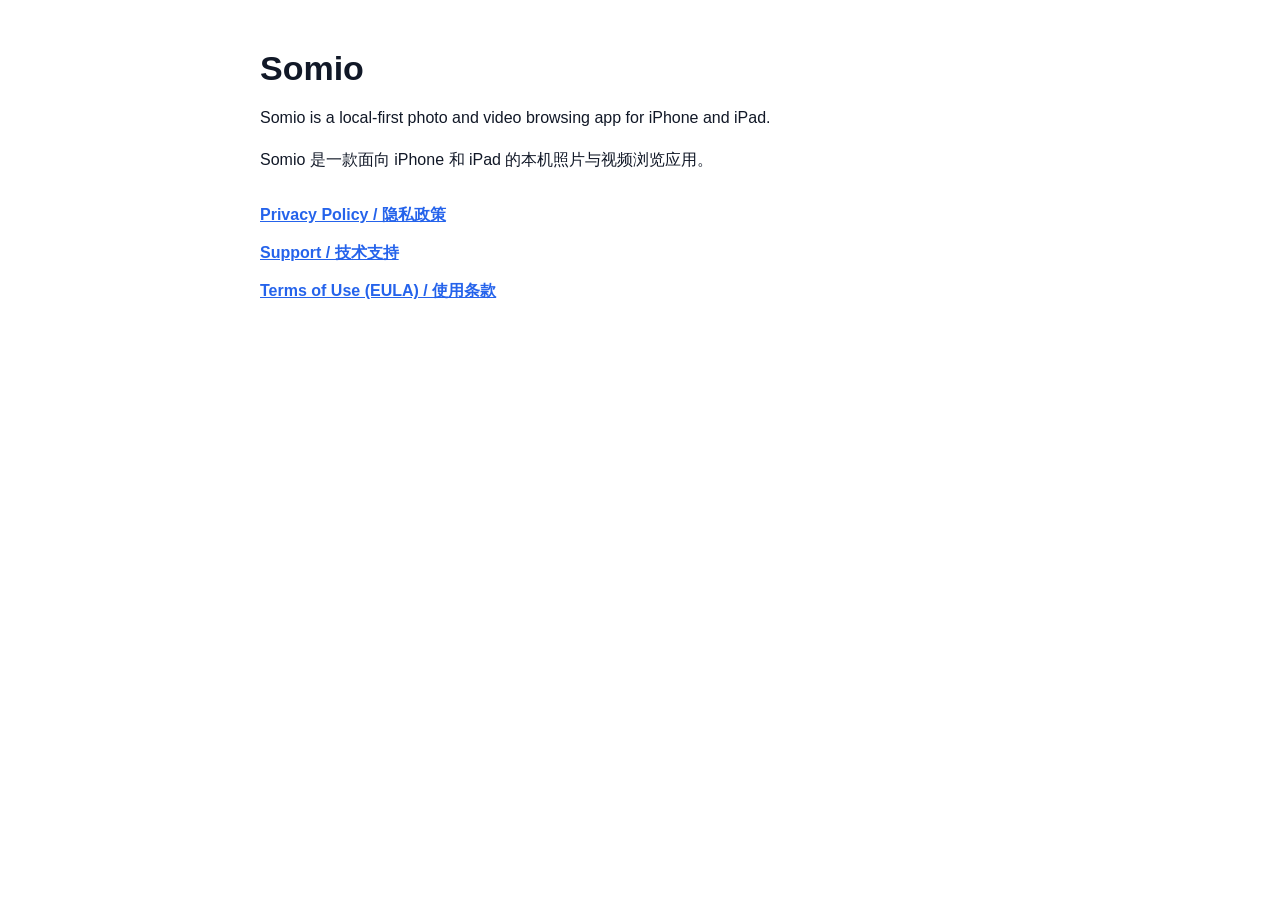
<file: index.html>
<!doctype html>
<html lang="zh-CN">
<head>
  <meta charset="utf-8">
  <meta name="viewport" content="width=device-width, initial-scale=1">
  <title>Somio</title>
  <style>
    body {
      margin: 0;
      font-family: -apple-system, BlinkMacSystemFont, "Segoe UI", sans-serif;
      color: #111827;
      background: #ffffff;
      line-height: 1.65;
    }
    main {
      max-width: 760px;
      margin: 0 auto;
      padding: 48px 24px 72px;
    }
    h1 {
      margin: 0 0 16px;
      font-size: 34px;
      line-height: 1.2;
      letter-spacing: 0;
    }
    p {
      margin: 0 0 16px;
    }
    ul {
      margin: 28px 0 0;
      padding: 0;
      list-style: none;
    }
    li {
      margin: 0 0 12px;
    }
    a {
      color: #2563eb;
      font-weight: 600;
    }
  </style>
</head>
<body>
<main>
  <h1>Somio</h1>
  <p>Somio is a local-first photo and video browsing app for iPhone and iPad.</p>
  <p>Somio 是一款面向 iPhone 和 iPad 的本机照片与视频浏览应用。</p>
  <ul>
    <li><a href="./privacy.html">Privacy Policy / 隐私政策</a></li>
    <li><a href="./support.html">Support / 技术支持</a></li>
    <li><a href="https://www.apple.com/legal/internet-services/itunes/dev/stdeula/">Terms of Use (EULA) / 使用条款</a></li>
  </ul>
</main>
</body>
</html>
</file>
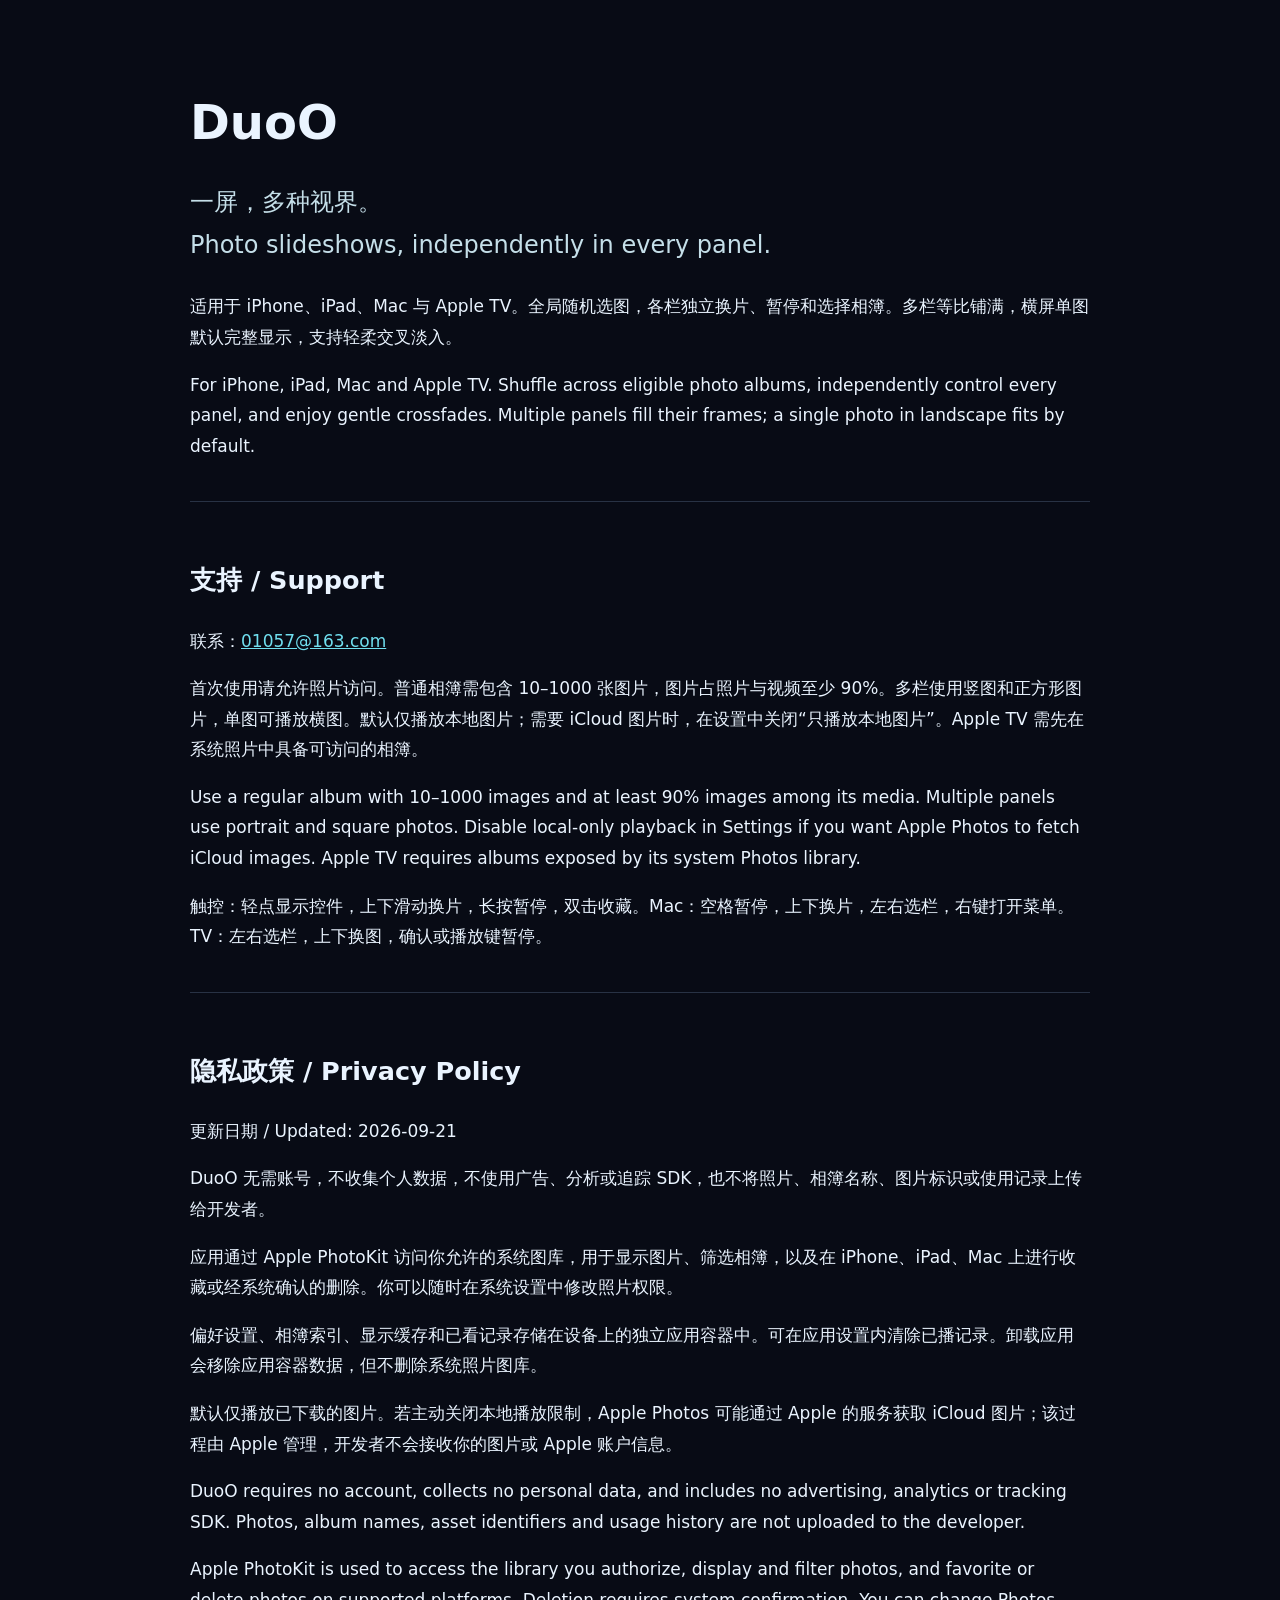
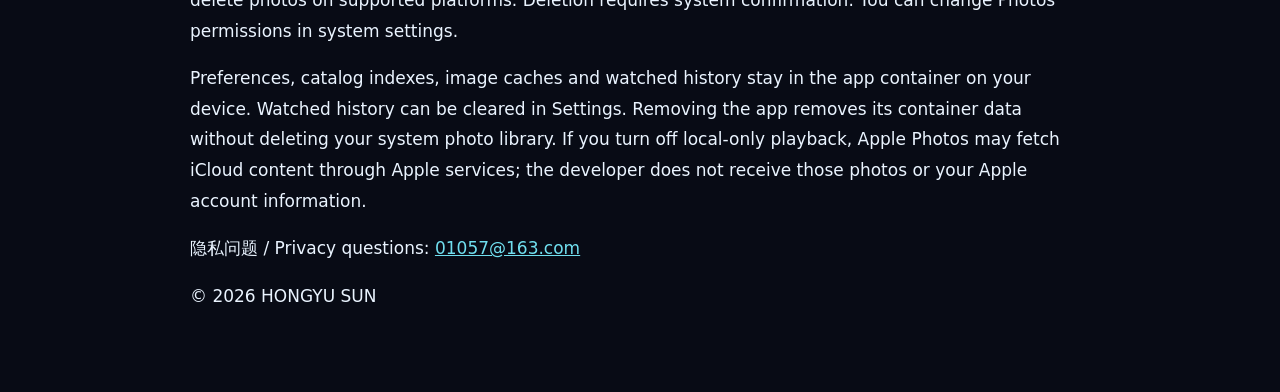
<file: duoo/index.html>
<!doctype html><html lang="zh-CN"><meta charset="utf-8"><meta name="viewport" content="width=device-width,initial-scale=1"><title>DuoO · 图片分屏与幻灯片</title><style>body{margin:0;background:#080b15;color:#eaf4ff;font:17px/1.8 system-ui}main{max-width:900px;margin:auto;padding:64px 24px}h1{font-size:48px;line-height:1.1}h2{margin-top:48px}a{color:#70dfef}.lead{font-size:24px;color:#c5dfe9}section{border-top:1px solid #283244;margin-top:40px;padding-top:8px}</style><main><h1>DuoO</h1><p class="lead">一屏，多种视界。<br>Photo slideshows, independently in every panel.</p><p>适用于 iPhone、iPad、Mac 与 Apple TV。全局随机选图，各栏独立换片、暂停和选择相簿。多栏等比铺满，横屏单图默认完整显示，支持轻柔交叉淡入。</p><p>For iPhone, iPad, Mac and Apple TV. Shuffle across eligible photo albums, independently control every panel, and enjoy gentle crossfades. Multiple panels fill their frames; a single photo in landscape fits by default.</p><section id="support"><h2>支持 / Support</h2><p>联系：<a href="mailto:01057@163.com">01057@163.com</a></p><p>首次使用请允许照片访问。普通相簿需包含 10–1000 张图片，图片占照片与视频至少 90%。多栏使用竖图和正方形图片，单图可播放横图。默认仅播放本地图片；需要 iCloud 图片时，在设置中关闭“只播放本地图片”。Apple TV 需先在系统照片中具备可访问的相簿。</p><p>Use a regular album with 10–1000 images and at least 90% images among its media. Multiple panels use portrait and square photos. Disable local-only playback in Settings if you want Apple Photos to fetch iCloud images. Apple TV requires albums exposed by its system Photos library.</p><p>触控：轻点显示控件，上下滑动换片，长按暂停，双击收藏。Mac：空格暂停，上下换片，左右选栏，右键打开菜单。TV：左右选栏，上下换图，确认或播放键暂停。</p></section><section id="privacy"><h2>隐私政策 / Privacy Policy</h2><p>更新日期 / Updated: 2026-09-21</p><p>DuoO 无需账号，不收集个人数据，不使用广告、分析或追踪 SDK，也不将照片、相簿名称、图片标识或使用记录上传给开发者。</p><p>应用通过 Apple PhotoKit 访问你允许的系统图库，用于显示图片、筛选相簿，以及在 iPhone、iPad、Mac 上进行收藏或经系统确认的删除。你可以随时在系统设置中修改照片权限。</p><p>偏好设置、相簿索引、显示缓存和已看记录存储在设备上的独立应用容器中。可在应用设置内清除已播记录。卸载应用会移除应用容器数据，但不删除系统照片图库。</p><p>默认仅播放已下载的图片。若主动关闭本地播放限制，Apple Photos 可能通过 Apple 的服务获取 iCloud 图片；该过程由 Apple 管理，开发者不会接收你的图片或 Apple 账户信息。</p><p>DuoO requires no account, collects no personal data, and includes no advertising, analytics or tracking SDK. Photos, album names, asset identifiers and usage history are not uploaded to the developer.</p><p>Apple PhotoKit is used to access the library you authorize, display and filter photos, and favorite or delete photos on supported platforms. Deletion requires system confirmation. You can change Photos permissions in system settings.</p><p>Preferences, catalog indexes, image caches and watched history stay in the app container on your device. Watched history can be cleared in Settings. Removing the app removes its container data without deleting your system photo library. If you turn off local-only playback, Apple Photos may fetch iCloud content through Apple services; the developer does not receive those photos or your Apple account information.</p><p>隐私问题 / Privacy questions: <a href="mailto:01057@163.com">01057@163.com</a></p></section><p>© 2026 HONGYU SUN</p></main></html>
</file>
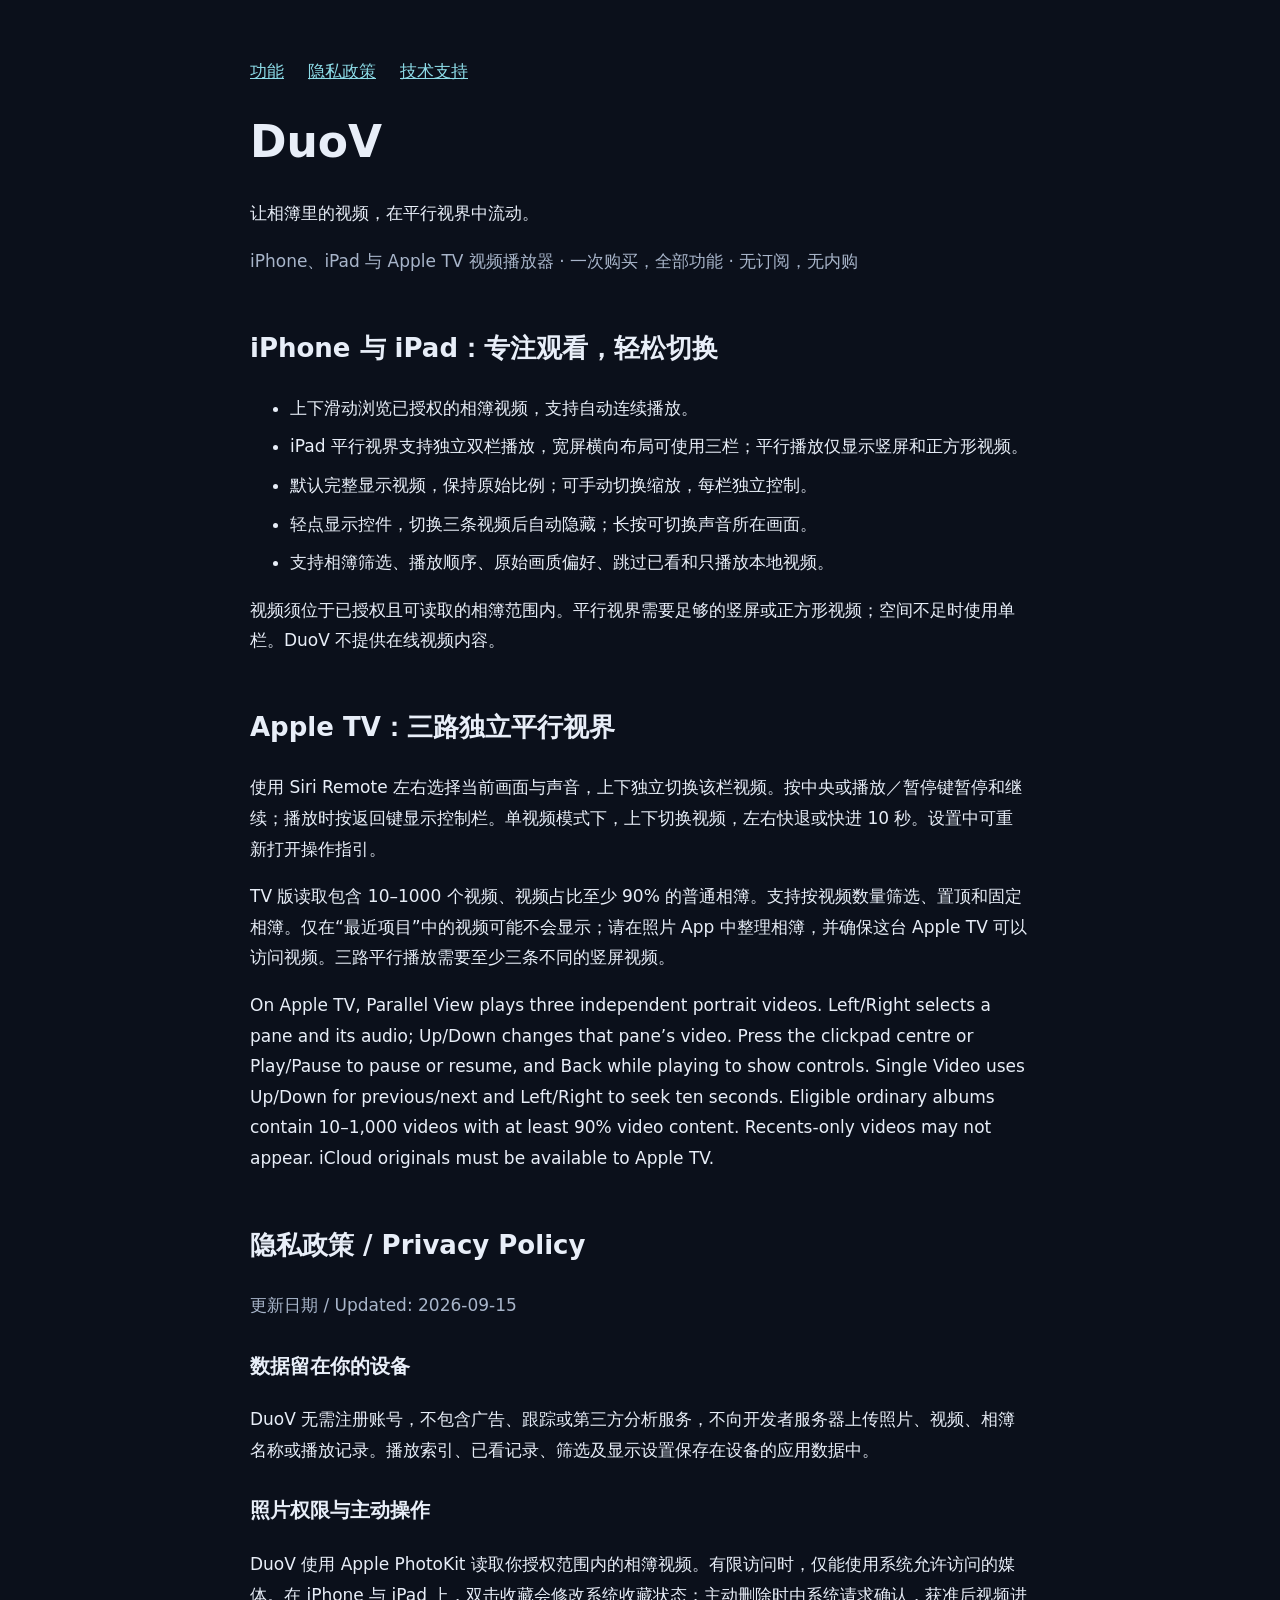
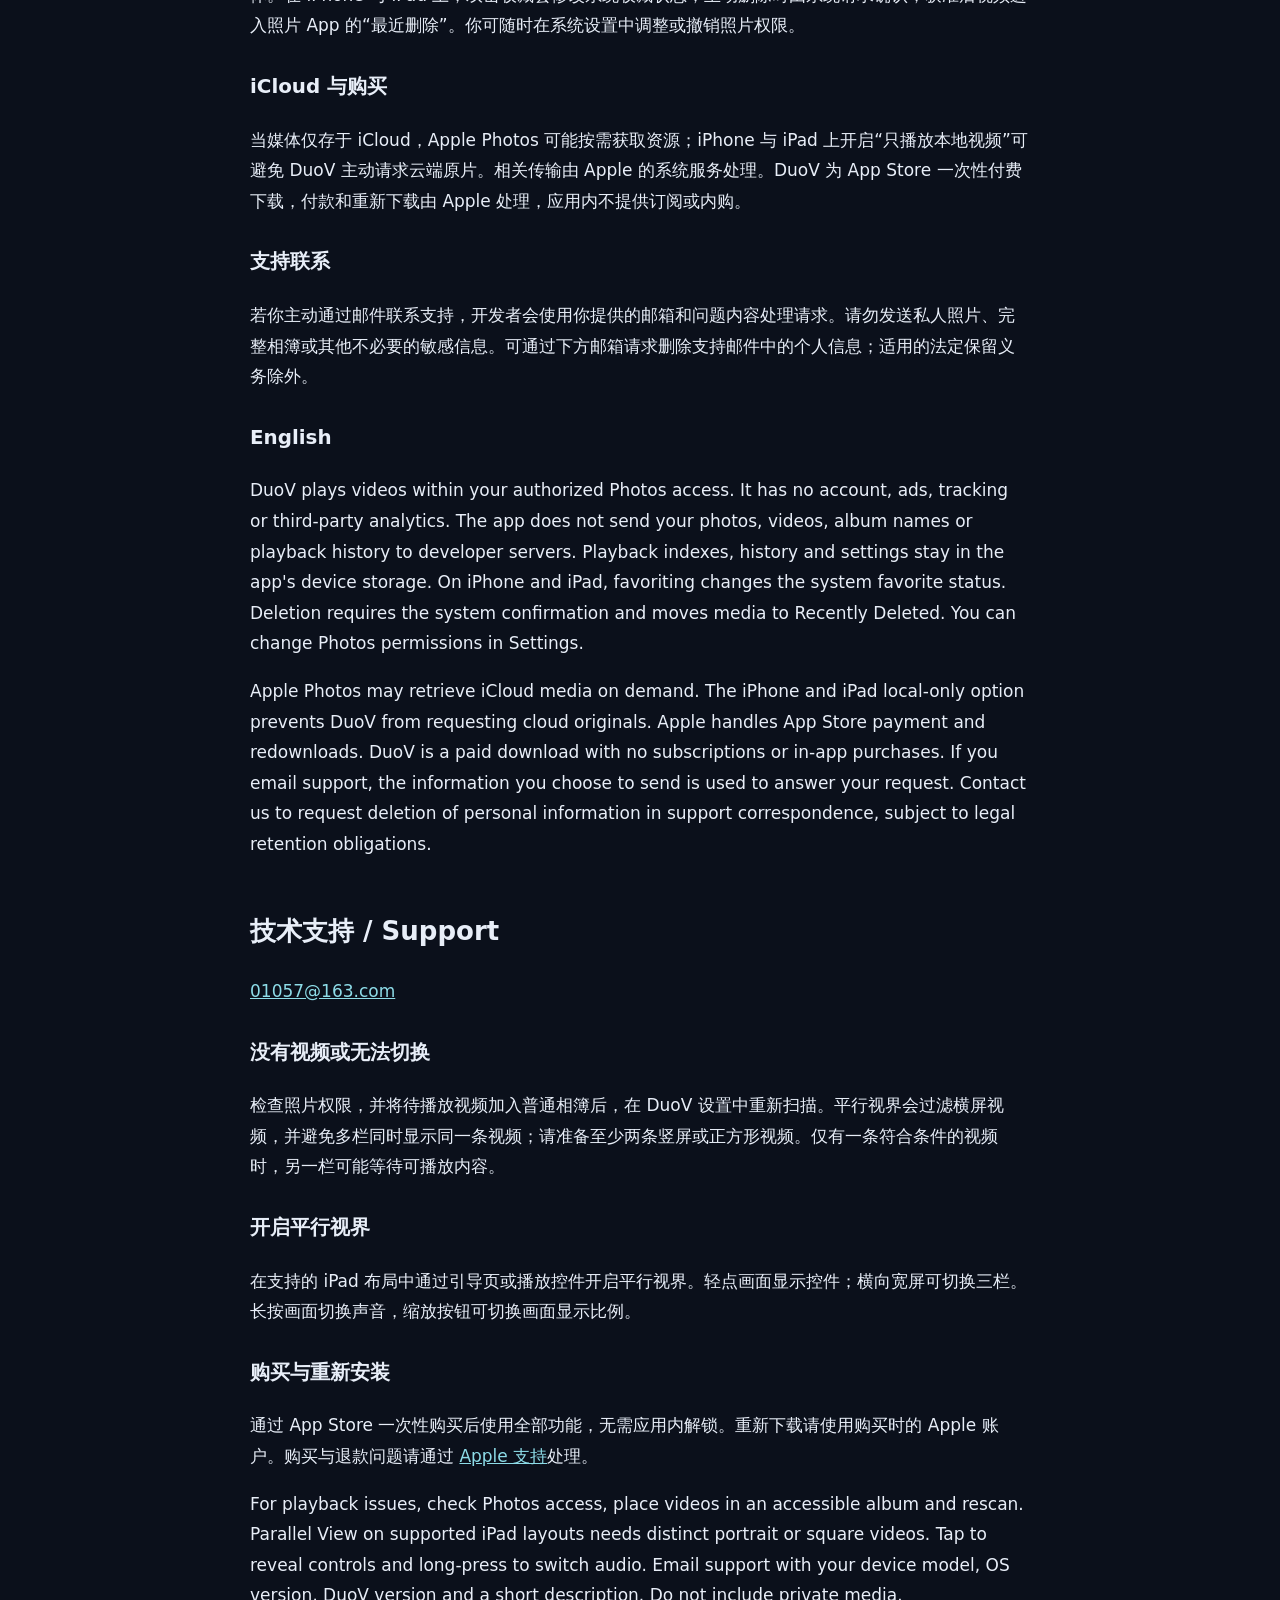
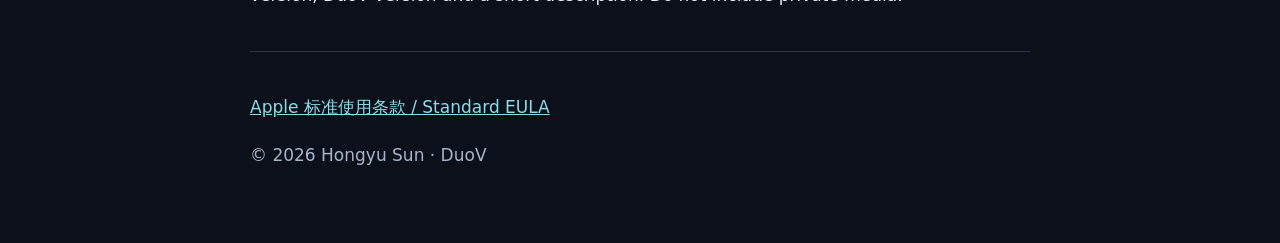
<file: duov/index.html>
<!doctype html>
<html lang="zh-CN"><head><meta charset="utf-8"><meta name="viewport" content="width=device-width,initial-scale=1"><title>DuoV · 平行视界</title><style>
:root{color-scheme:dark}body{margin:0;background:#0b101b;color:#e8eef8;font:17px/1.8 system-ui,-apple-system,sans-serif}main{max-width:780px;margin:auto;padding:56px 24px}h1{font-size:44px;line-height:1.2}h2{margin-top:48px;font-size:26px}h3{margin-top:28px}a{color:#8ddce8}nav{display:flex;gap:24px;flex-wrap:wrap}.muted{color:#a8b5ca}li{margin:8px 0}hr{border:0;border-top:1px solid #283449;margin:40px 0}
</style></head><body><main>
<nav><a href="#features">功能</a><a href="#privacy">隐私政策</a><a href="#support">技术支持</a></nav>
<h1>DuoV</h1><p>让相簿里的视频，在平行视界中流动。</p>
<p class="muted">iPhone、iPad 与 Apple TV 视频播放器 · 一次购买，全部功能 · 无订阅，无内购</p>
<section id="features"><h2>iPhone 与 iPad：专注观看，轻松切换</h2><ul>
<li>上下滑动浏览已授权的相簿视频，支持自动连续播放。</li>
<li>iPad 平行视界支持独立双栏播放，宽屏横向布局可使用三栏；平行播放仅显示竖屏和正方形视频。</li>
<li>默认完整显示视频，保持原始比例；可手动切换缩放，每栏独立控制。</li>
<li>轻点显示控件，切换三条视频后自动隐藏；长按可切换声音所在画面。</li>
<li>支持相簿筛选、播放顺序、原始画质偏好、跳过已看和只播放本地视频。</li>
</ul><p>视频须位于已授权且可读取的相簿范围内。平行视界需要足够的竖屏或正方形视频；空间不足时使用单栏。DuoV 不提供在线视频内容。</p></section>
<section id="tv"><h2>Apple TV：三路独立平行视界</h2><p>使用 Siri Remote 左右选择当前画面与声音，上下独立切换该栏视频。按中央或播放／暂停键暂停和继续；播放时按返回键显示控制栏。单视频模式下，上下切换视频，左右快退或快进 10 秒。设置中可重新打开操作指引。</p><p>TV 版读取包含 10–1000 个视频、视频占比至少 90% 的普通相簿。支持按视频数量筛选、置顶和固定相簿。仅在“最近项目”中的视频可能不会显示；请在照片 App 中整理相簿，并确保这台 Apple TV 可以访问视频。三路平行播放需要至少三条不同的竖屏视频。</p><p>On Apple TV, Parallel View plays three independent portrait videos. Left/Right selects a pane and its audio; Up/Down changes that pane’s video. Press the clickpad centre or Play/Pause to pause or resume, and Back while playing to show controls. Single Video uses Up/Down for previous/next and Left/Right to seek ten seconds. Eligible ordinary albums contain 10–1,000 videos with at least 90% video content. Recents-only videos may not appear. iCloud originals must be available to Apple TV.</p></section>
<section id="privacy"><h2>隐私政策 / Privacy Policy</h2><p class="muted">更新日期 / Updated: 2026-09-15</p>
<h3>数据留在你的设备</h3><p>DuoV 无需注册账号，不包含广告、跟踪或第三方分析服务，不向开发者服务器上传照片、视频、相簿名称或播放记录。播放索引、已看记录、筛选及显示设置保存在设备的应用数据中。</p>
<h3>照片权限与主动操作</h3><p>DuoV 使用 Apple PhotoKit 读取你授权范围内的相簿视频。有限访问时，仅能使用系统允许访问的媒体。在 iPhone 与 iPad 上，双击收藏会修改系统收藏状态；主动删除时由系统请求确认，获准后视频进入照片 App 的“最近删除”。你可随时在系统设置中调整或撤销照片权限。</p>
<h3>iCloud 与购买</h3><p>当媒体仅存于 iCloud，Apple Photos 可能按需获取资源；iPhone 与 iPad 上开启“只播放本地视频”可避免 DuoV 主动请求云端原片。相关传输由 Apple 的系统服务处理。DuoV 为 App Store 一次性付费下载，付款和重新下载由 Apple 处理，应用内不提供订阅或内购。</p>
<h3>支持联系</h3><p>若你主动通过邮件联系支持，开发者会使用你提供的邮箱和问题内容处理请求。请勿发送私人照片、完整相簿或其他不必要的敏感信息。可通过下方邮箱请求删除支持邮件中的个人信息；适用的法定保留义务除外。</p>
<h3>English</h3><p>DuoV plays videos within your authorized Photos access. It has no account, ads, tracking or third-party analytics. The app does not send your photos, videos, album names or playback history to developer servers. Playback indexes, history and settings stay in the app's device storage. On iPhone and iPad, favoriting changes the system favorite status. Deletion requires the system confirmation and moves media to Recently Deleted. You can change Photos permissions in Settings.</p><p>Apple Photos may retrieve iCloud media on demand. The iPhone and iPad local-only option prevents DuoV from requesting cloud originals. Apple handles App Store payment and redownloads. DuoV is a paid download with no subscriptions or in-app purchases. If you email support, the information you choose to send is used to answer your request. Contact us to request deletion of personal information in support correspondence, subject to legal retention obligations.</p></section>
<section id="support"><h2>技术支持 / Support</h2><p><a href="mailto:01057@163.com">01057@163.com</a></p>
<h3>没有视频或无法切换</h3><p>检查照片权限，并将待播放视频加入普通相簿后，在 DuoV 设置中重新扫描。平行视界会过滤横屏视频，并避免多栏同时显示同一条视频；请准备至少两条竖屏或正方形视频。仅有一条符合条件的视频时，另一栏可能等待可播放内容。</p>
<h3>开启平行视界</h3><p>在支持的 iPad 布局中通过引导页或播放控件开启平行视界。轻点画面显示控件；横向宽屏可切换三栏。长按画面切换声音，缩放按钮可切换画面显示比例。</p>
<h3>购买与重新安装</h3><p>通过 App Store 一次性购买后使用全部功能，无需应用内解锁。重新下载请使用购买时的 Apple 账户。购买与退款问题请通过 <a href="https://reportaproblem.apple.com/">Apple 支持</a>处理。</p>
<p>For playback issues, check Photos access, place videos in an accessible album and rescan. Parallel View on supported iPad layouts needs distinct portrait or square videos. Tap to reveal controls and long-press to switch audio. Email support with your device model, OS version, DuoV version and a short description. Do not include private media.</p></section>
<hr><p><a href="https://www.apple.com/legal/internet-services/itunes/dev/stdeula/">Apple 标准使用条款 / Standard EULA</a></p><p class="muted">© 2026 Hongyu Sun · DuoV</p>
</main></body></html>
</file>
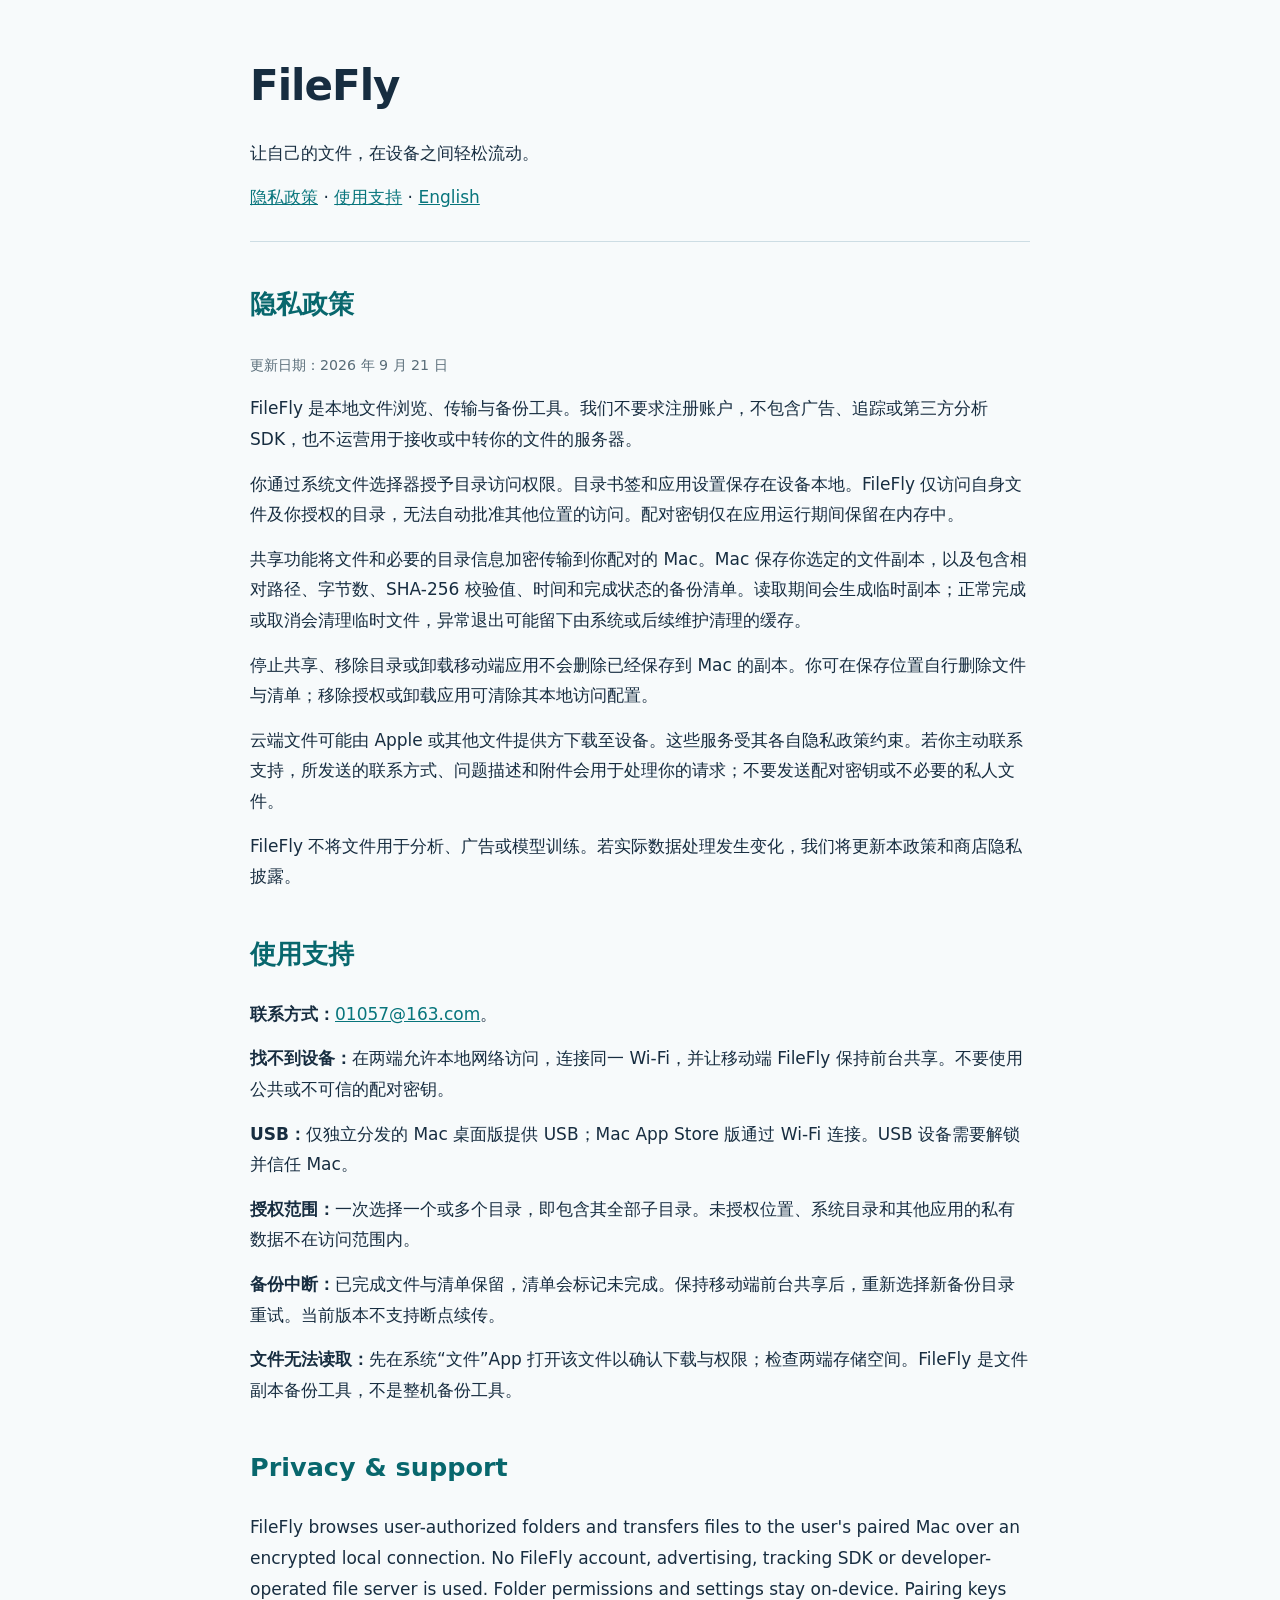
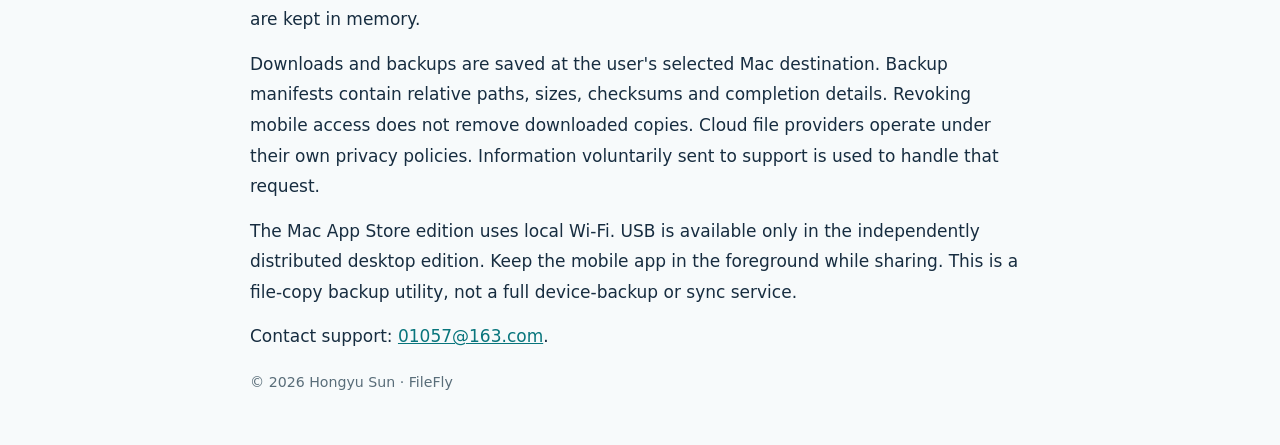
<file: filefly/index.html>
<!doctype html><html lang="zh-CN"><meta charset="utf-8"><meta name="viewport" content="width=device-width,initial-scale=1"><title>FileFly · 隐私与支持</title><style>body{font:17px/1.8 system-ui,sans-serif;max-width:780px;margin:48px auto;padding:0 24px;color:#172d40;background:#f7fafb}header{border-bottom:1px solid #cddde4;padding-bottom:28px}h1{font-size:42px;letter-spacing:-1px;margin-bottom:4px}h2{margin-top:40px;color:#08676d}a{color:#08757c}p{margin:14px 0}.draft{padding:14px 18px;border:1px solid #d5a24d;border-radius:12px;background:#fff6e4}small{color:#596d79}</style><header><h1>FileFly</h1><p>让自己的文件，在设备之间轻松流动。</p><a href="#privacy">隐私政策</a> · <a href="#support">使用支持</a> · <a href="#english">English</a></header><section id="privacy"><h2>隐私政策</h2><small>更新日期：2026 年 9 月 21 日</small><p>FileFly 是本地文件浏览、传输与备份工具。我们不要求注册账户，不包含广告、追踪或第三方分析 SDK，也不运营用于接收或中转你的文件的服务器。</p><p>你通过系统文件选择器授予目录访问权限。目录书签和应用设置保存在设备本地。FileFly 仅访问自身文件及你授权的目录，无法自动批准其他位置的访问。配对密钥仅在应用运行期间保留在内存中。</p><p>共享功能将文件和必要的目录信息加密传输到你配对的 Mac。Mac 保存你选定的文件副本，以及包含相对路径、字节数、SHA-256 校验值、时间和完成状态的备份清单。读取期间会生成临时副本；正常完成或取消会清理临时文件，异常退出可能留下由系统或后续维护清理的缓存。</p><p>停止共享、移除目录或卸载移动端应用不会删除已经保存到 Mac 的副本。你可在保存位置自行删除文件与清单；移除授权或卸载应用可清除其本地访问配置。</p><p>云端文件可能由 Apple 或其他文件提供方下载至设备。这些服务受其各自隐私政策约束。若你主动联系支持，所发送的联系方式、问题描述和附件会用于处理你的请求；不要发送配对密钥或不必要的私人文件。</p><p>FileFly 不将文件用于分析、广告或模型训练。若实际数据处理发生变化，我们将更新本政策和商店隐私披露。</p></section><section id="support"><h2>使用支持</h2><p><strong>联系方式：</strong><a href="mailto:01057@163.com">01057@163.com</a>。</p><p><strong>找不到设备：</strong>在两端允许本地网络访问，连接同一 Wi-Fi，并让移动端 FileFly 保持前台共享。不要使用公共或不可信的配对密钥。</p><p><strong>USB：</strong>仅独立分发的 Mac 桌面版提供 USB；Mac App Store 版通过 Wi-Fi 连接。USB 设备需要解锁并信任 Mac。</p><p><strong>授权范围：</strong>一次选择一个或多个目录，即包含其全部子目录。未授权位置、系统目录和其他应用的私有数据不在访问范围内。</p><p><strong>备份中断：</strong>已完成文件与清单保留，清单会标记未完成。保持移动端前台共享后，重新选择新备份目录重试。当前版本不支持断点续传。</p><p><strong>文件无法读取：</strong>先在系统“文件”App 打开该文件以确认下载与权限；检查两端存储空间。FileFly 是文件副本备份工具，不是整机备份工具。</p></section><section id="english"><h2>Privacy & support</h2><p>FileFly browses user-authorized folders and transfers files to the user's paired Mac over an encrypted local connection. No FileFly account, advertising, tracking SDK or developer-operated file server is used. Folder permissions and settings stay on-device. Pairing keys are kept in memory.</p><p>Downloads and backups are saved at the user's selected Mac destination. Backup manifests contain relative paths, sizes, checksums and completion details. Revoking mobile access does not remove downloaded copies. Cloud file providers operate under their own privacy policies. Information voluntarily sent to support is used to handle that request.</p><p>The Mac App Store edition uses local Wi-Fi. USB is available only in the independently distributed desktop edition. Keep the mobile app in the foreground while sharing. This is a file-copy backup utility, not a full device-backup or sync service.</p><p>Contact support: <a href="mailto:01057@163.com">01057@163.com</a>.</p></section><footer><small>© 2026 Hongyu Sun · FileFly</small></footer></html>
</file>
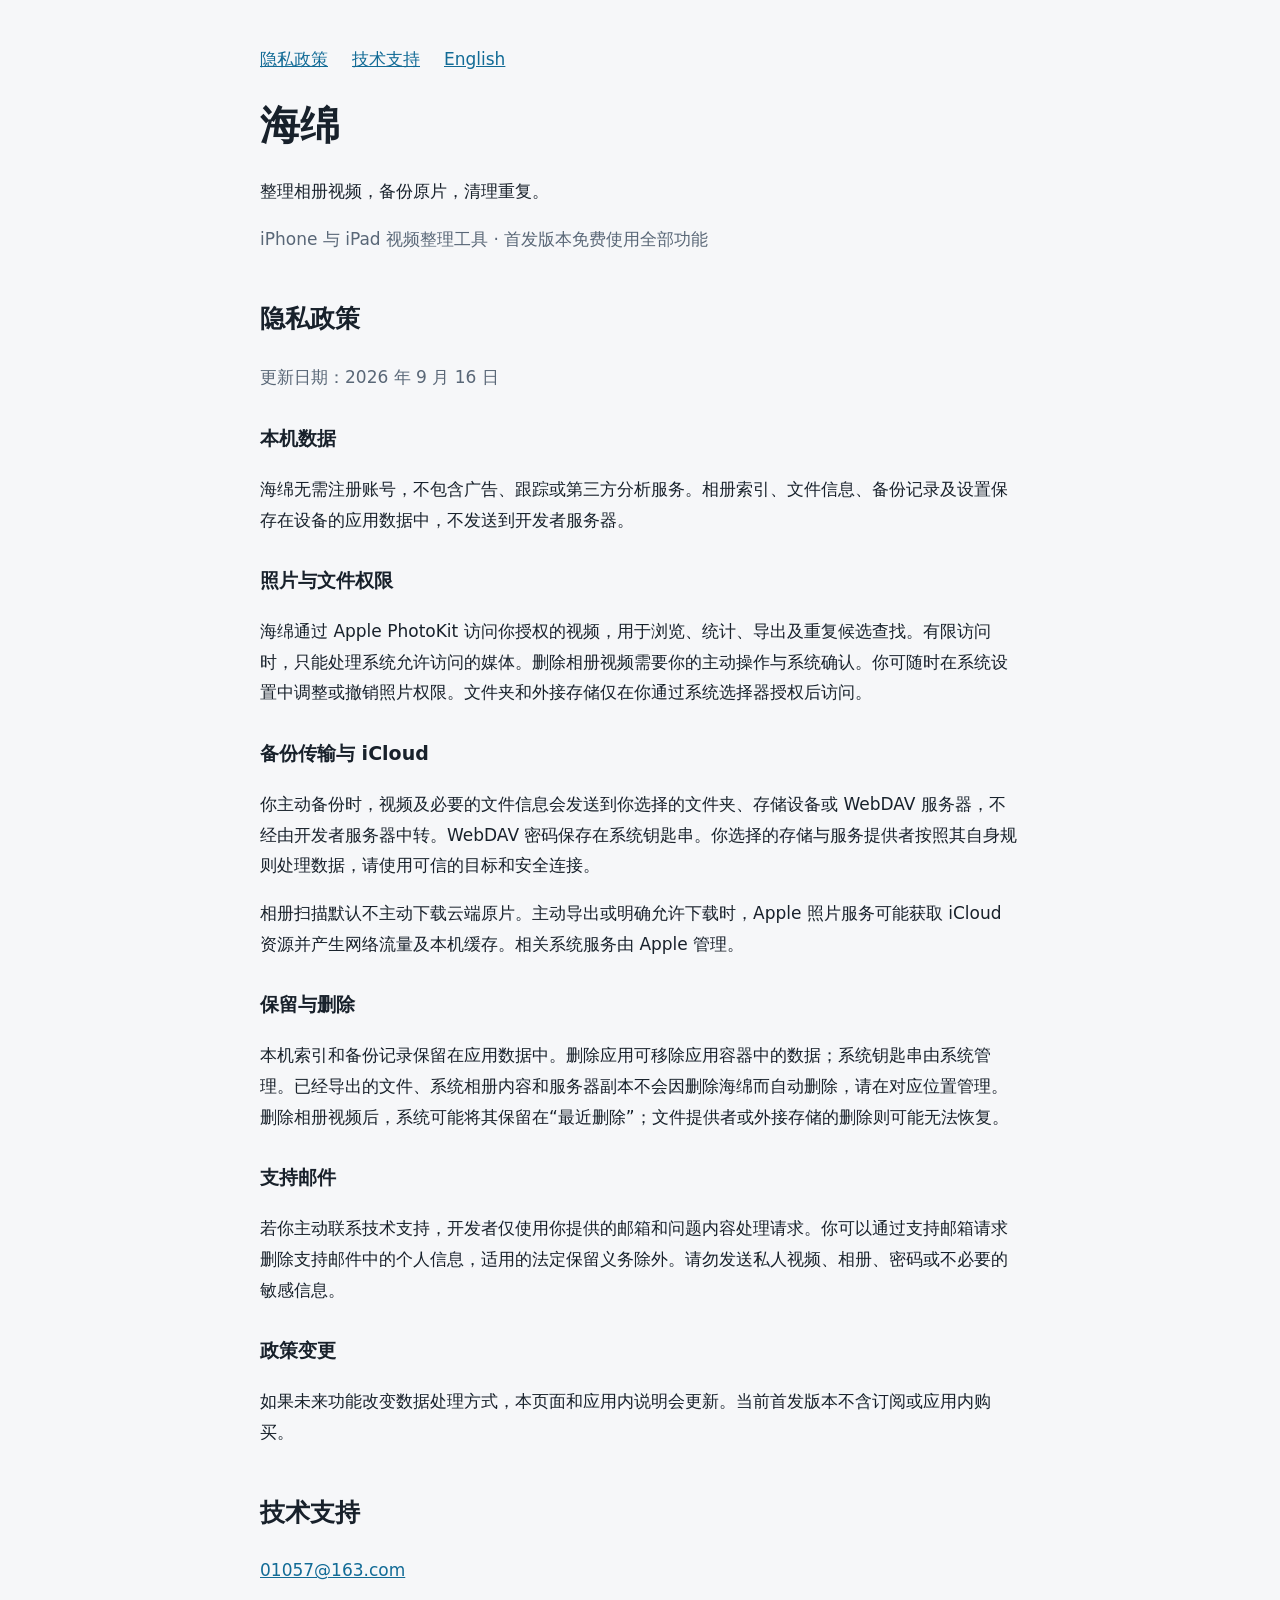
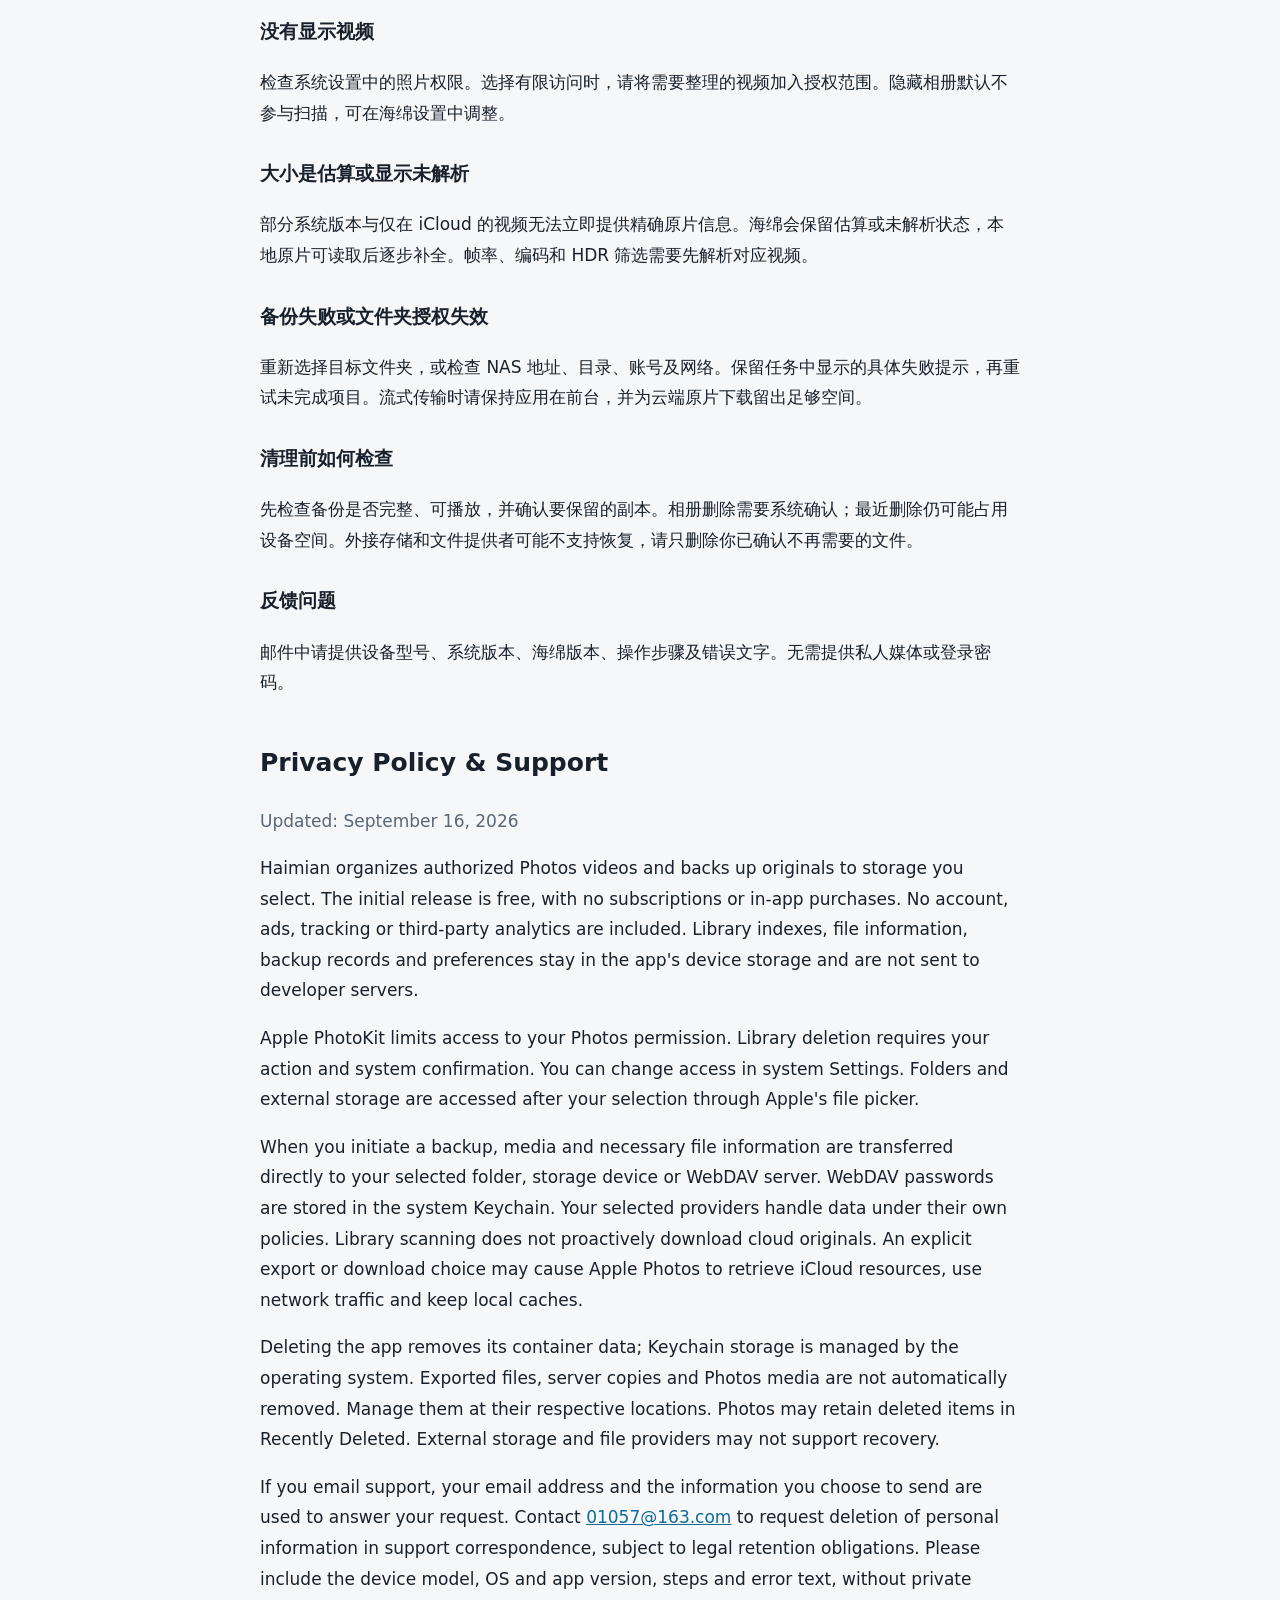
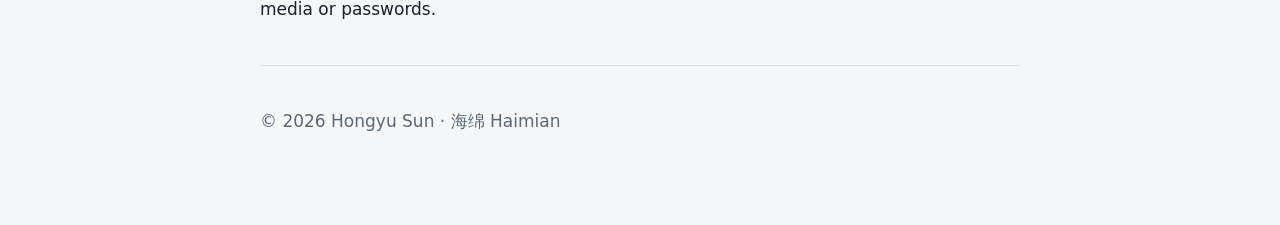
<file: haimian/index.html>
<!doctype html>
<html lang="zh-CN"><head><meta charset="utf-8"><meta name="viewport" content="width=device-width,initial-scale=1"><title>海绵 · 隐私与支持</title><style>
:root{color-scheme:light dark}body{margin:0;background:#f6f7f9;color:#18212b;font:17px/1.8 system-ui,-apple-system,sans-serif}main{max-width:760px;margin:auto;padding:44px 24px 72px}h1{font-size:40px;line-height:1.2}h2{margin-top:42px;font-size:25px}h3{font-size:19px;margin-top:28px}a{color:#126b96}nav{display:flex;gap:24px;flex-wrap:wrap}.muted{color:#596777}li{margin:8px 0}hr{border:0;border-top:1px solid #dce2e8;margin:40px 0}@media(prefers-color-scheme:dark){body{background:#101820;color:#e8eef4}a{color:#88d4f8}.muted{color:#abb8c5}hr{border-color:#334454}}
</style></head><body><main>
<nav><a href="#privacy">隐私政策</a><a href="#support">技术支持</a><a href="#english">English</a></nav>
<h1>海绵</h1><p>整理相册视频，备份原片，清理重复。</p><p class="muted">iPhone 与 iPad 视频整理工具 · 首发版本免费使用全部功能</p>
<section id="privacy"><h2>隐私政策</h2><p class="muted">更新日期：2026 年 9 月 16 日</p>
<h3>本机数据</h3><p>海绵无需注册账号，不包含广告、跟踪或第三方分析服务。相册索引、文件信息、备份记录及设置保存在设备的应用数据中，不发送到开发者服务器。</p>
<h3>照片与文件权限</h3><p>海绵通过 Apple PhotoKit 访问你授权的视频，用于浏览、统计、导出及重复候选查找。有限访问时，只能处理系统允许访问的媒体。删除相册视频需要你的主动操作与系统确认。你可随时在系统设置中调整或撤销照片权限。文件夹和外接存储仅在你通过系统选择器授权后访问。</p>
<h3>备份传输与 iCloud</h3><p>你主动备份时，视频及必要的文件信息会发送到你选择的文件夹、存储设备或 WebDAV 服务器，不经由开发者服务器中转。WebDAV 密码保存在系统钥匙串。你选择的存储与服务提供者按照其自身规则处理数据，请使用可信的目标和安全连接。</p><p>相册扫描默认不主动下载云端原片。主动导出或明确允许下载时，Apple 照片服务可能获取 iCloud 资源并产生网络流量及本机缓存。相关系统服务由 Apple 管理。</p>
<h3>保留与删除</h3><p>本机索引和备份记录保留在应用数据中。删除应用可移除应用容器中的数据；系统钥匙串由系统管理。已经导出的文件、系统相册内容和服务器副本不会因删除海绵而自动删除，请在对应位置管理。删除相册视频后，系统可能将其保留在“最近删除”；文件提供者或外接存储的删除则可能无法恢复。</p>
<h3>支持邮件</h3><p>若你主动联系技术支持，开发者仅使用你提供的邮箱和问题内容处理请求。你可以通过支持邮箱请求删除支持邮件中的个人信息，适用的法定保留义务除外。请勿发送私人视频、相册、密码或不必要的敏感信息。</p>
<h3>政策变更</h3><p>如果未来功能改变数据处理方式，本页面和应用内说明会更新。当前首发版本不含订阅或应用内购买。</p></section>
<section id="support"><h2>技术支持</h2><p><a href="mailto:01057@163.com">01057@163.com</a></p>
<h3>没有显示视频</h3><p>检查系统设置中的照片权限。选择有限访问时，请将需要整理的视频加入授权范围。隐藏相册默认不参与扫描，可在海绵设置中调整。</p>
<h3>大小是估算或显示未解析</h3><p>部分系统版本与仅在 iCloud 的视频无法立即提供精确原片信息。海绵会保留估算或未解析状态，本地原片可读取后逐步补全。帧率、编码和 HDR 筛选需要先解析对应视频。</p>
<h3>备份失败或文件夹授权失效</h3><p>重新选择目标文件夹，或检查 NAS 地址、目录、账号及网络。保留任务中显示的具体失败提示，再重试未完成项目。流式传输时请保持应用在前台，并为云端原片下载留出足够空间。</p>
<h3>清理前如何检查</h3><p>先检查备份是否完整、可播放，并确认要保留的副本。相册删除需要系统确认；最近删除仍可能占用设备空间。外接存储和文件提供者可能不支持恢复，请只删除你已确认不再需要的文件。</p>
<h3>反馈问题</h3><p>邮件中请提供设备型号、系统版本、海绵版本、操作步骤及错误文字。无需提供私人媒体或登录密码。</p></section>
<section id="english"><h2>Privacy Policy &amp; Support</h2><p class="muted">Updated: September 16, 2026</p><p>Haimian organizes authorized Photos videos and backs up originals to storage you select. The initial release is free, with no subscriptions or in-app purchases. No account, ads, tracking or third-party analytics are included. Library indexes, file information, backup records and preferences stay in the app's device storage and are not sent to developer servers.</p><p>Apple PhotoKit limits access to your Photos permission. Library deletion requires your action and system confirmation. You can change access in system Settings. Folders and external storage are accessed after your selection through Apple's file picker.</p><p>When you initiate a backup, media and necessary file information are transferred directly to your selected folder, storage device or WebDAV server. WebDAV passwords are stored in the system Keychain. Your selected providers handle data under their own policies. Library scanning does not proactively download cloud originals. An explicit export or download choice may cause Apple Photos to retrieve iCloud resources, use network traffic and keep local caches.</p><p>Deleting the app removes its container data; Keychain storage is managed by the operating system. Exported files, server copies and Photos media are not automatically removed. Manage them at their respective locations. Photos may retain deleted items in Recently Deleted. External storage and file providers may not support recovery.</p><p>If you email support, your email address and the information you choose to send are used to answer your request. Contact <a href="mailto:01057@163.com">01057@163.com</a> to request deletion of personal information in support correspondence, subject to legal retention obligations. Please include the device model, OS and app version, steps and error text, without private media or passwords.</p></section>
<hr><p class="muted">© 2026 Hongyu Sun · 海绵 Haimian</p>
</main></body></html>
</file>
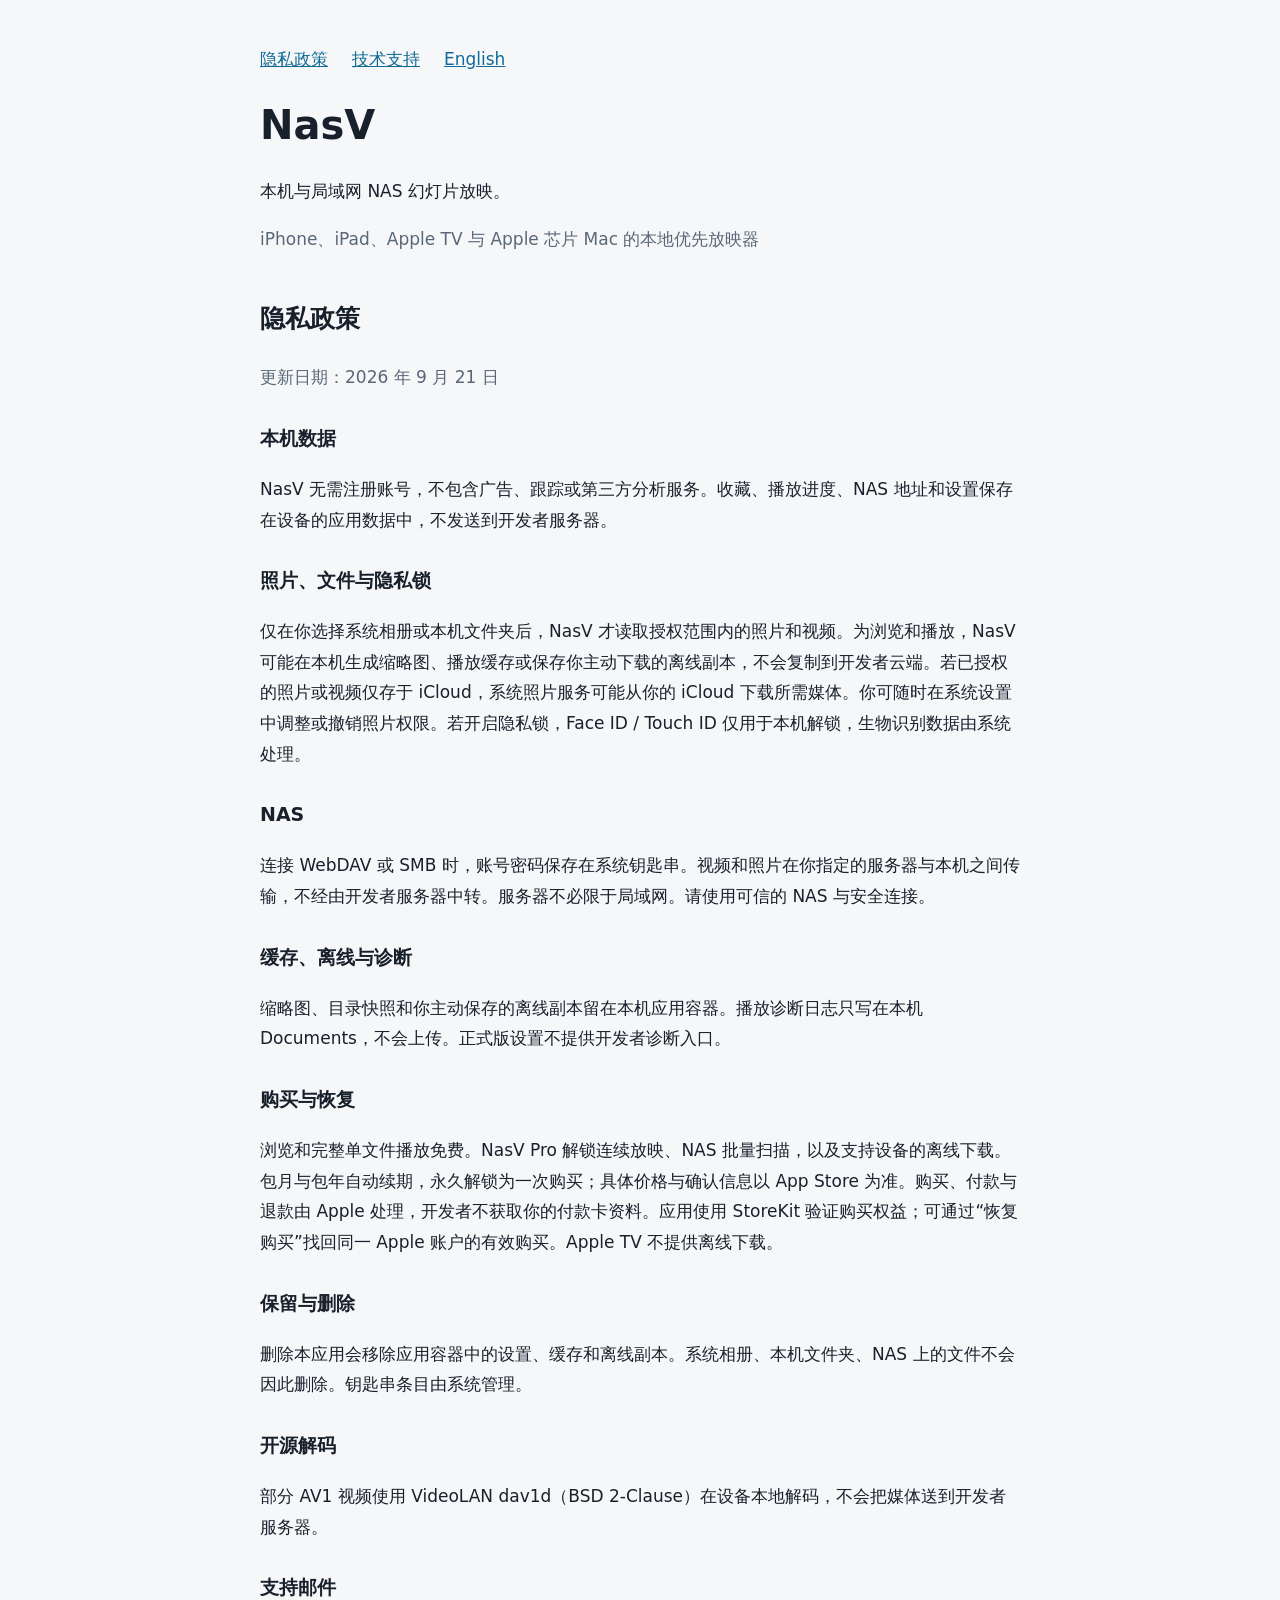
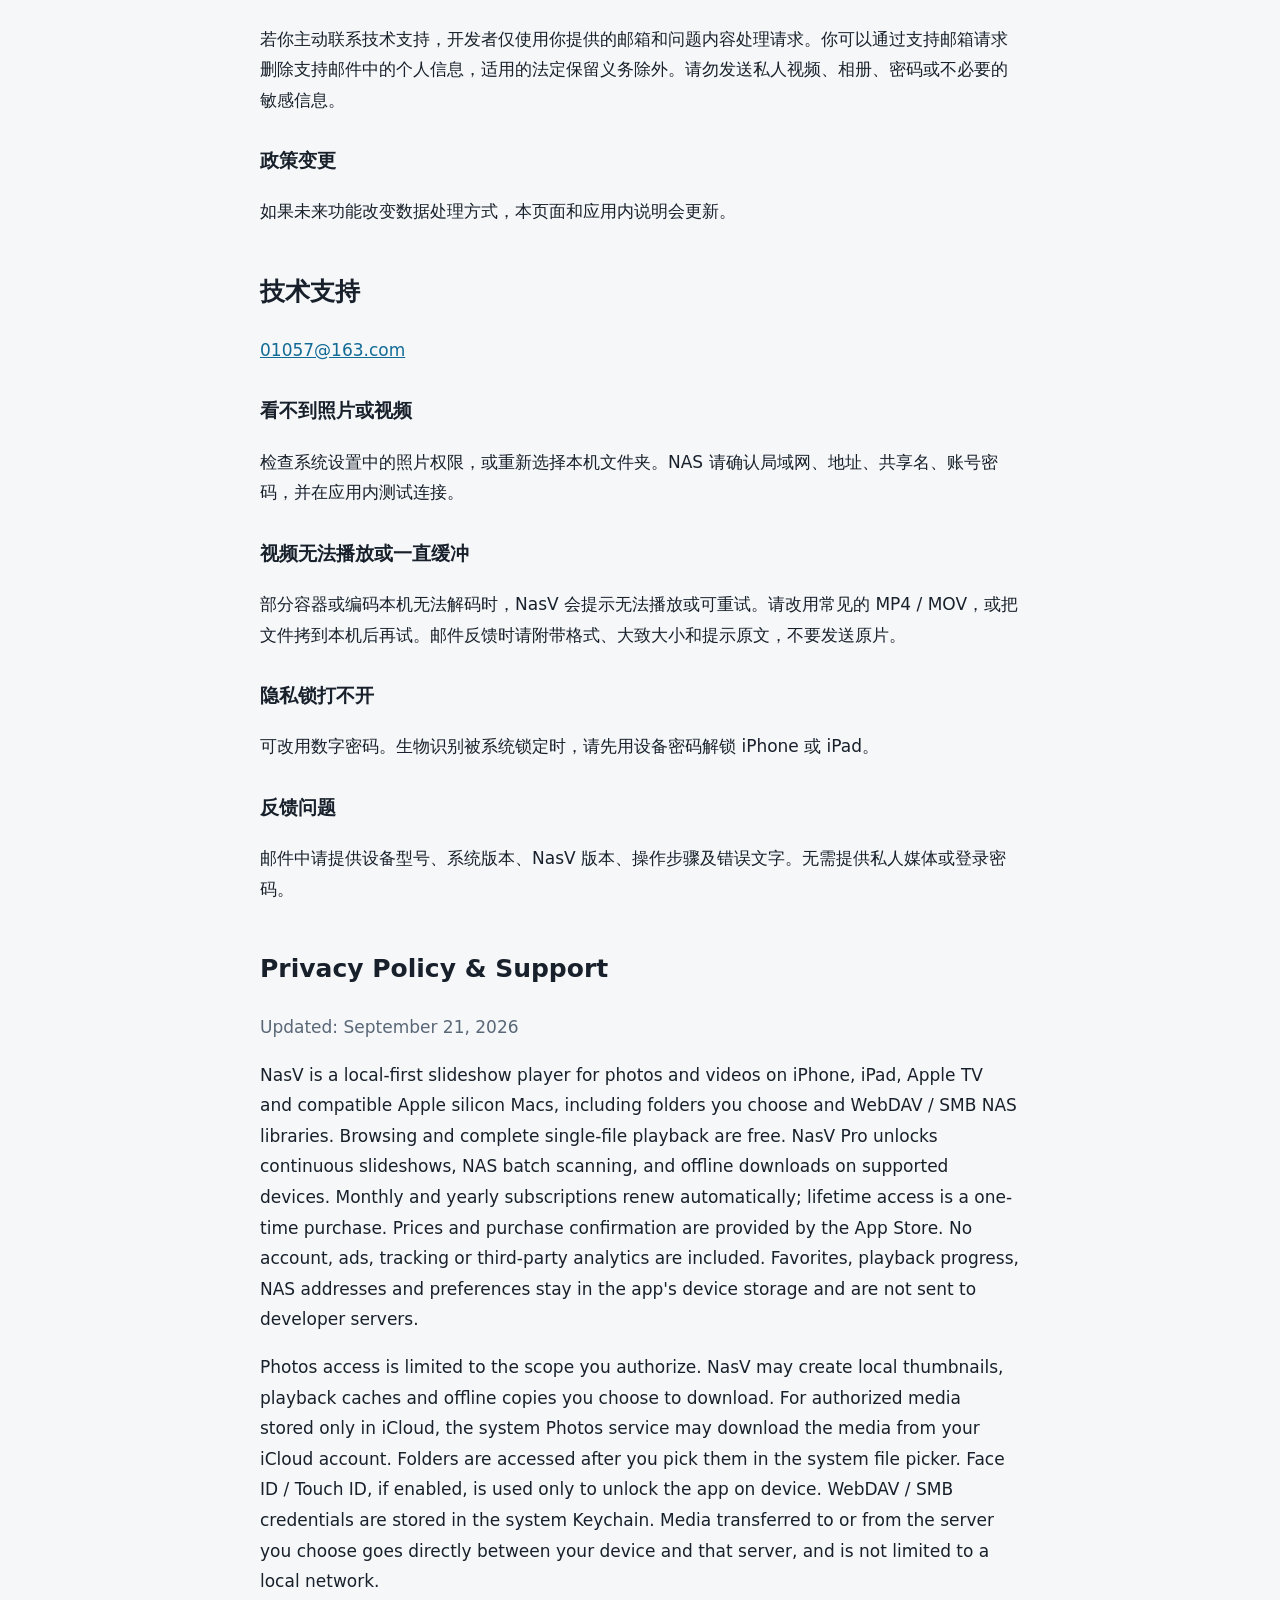
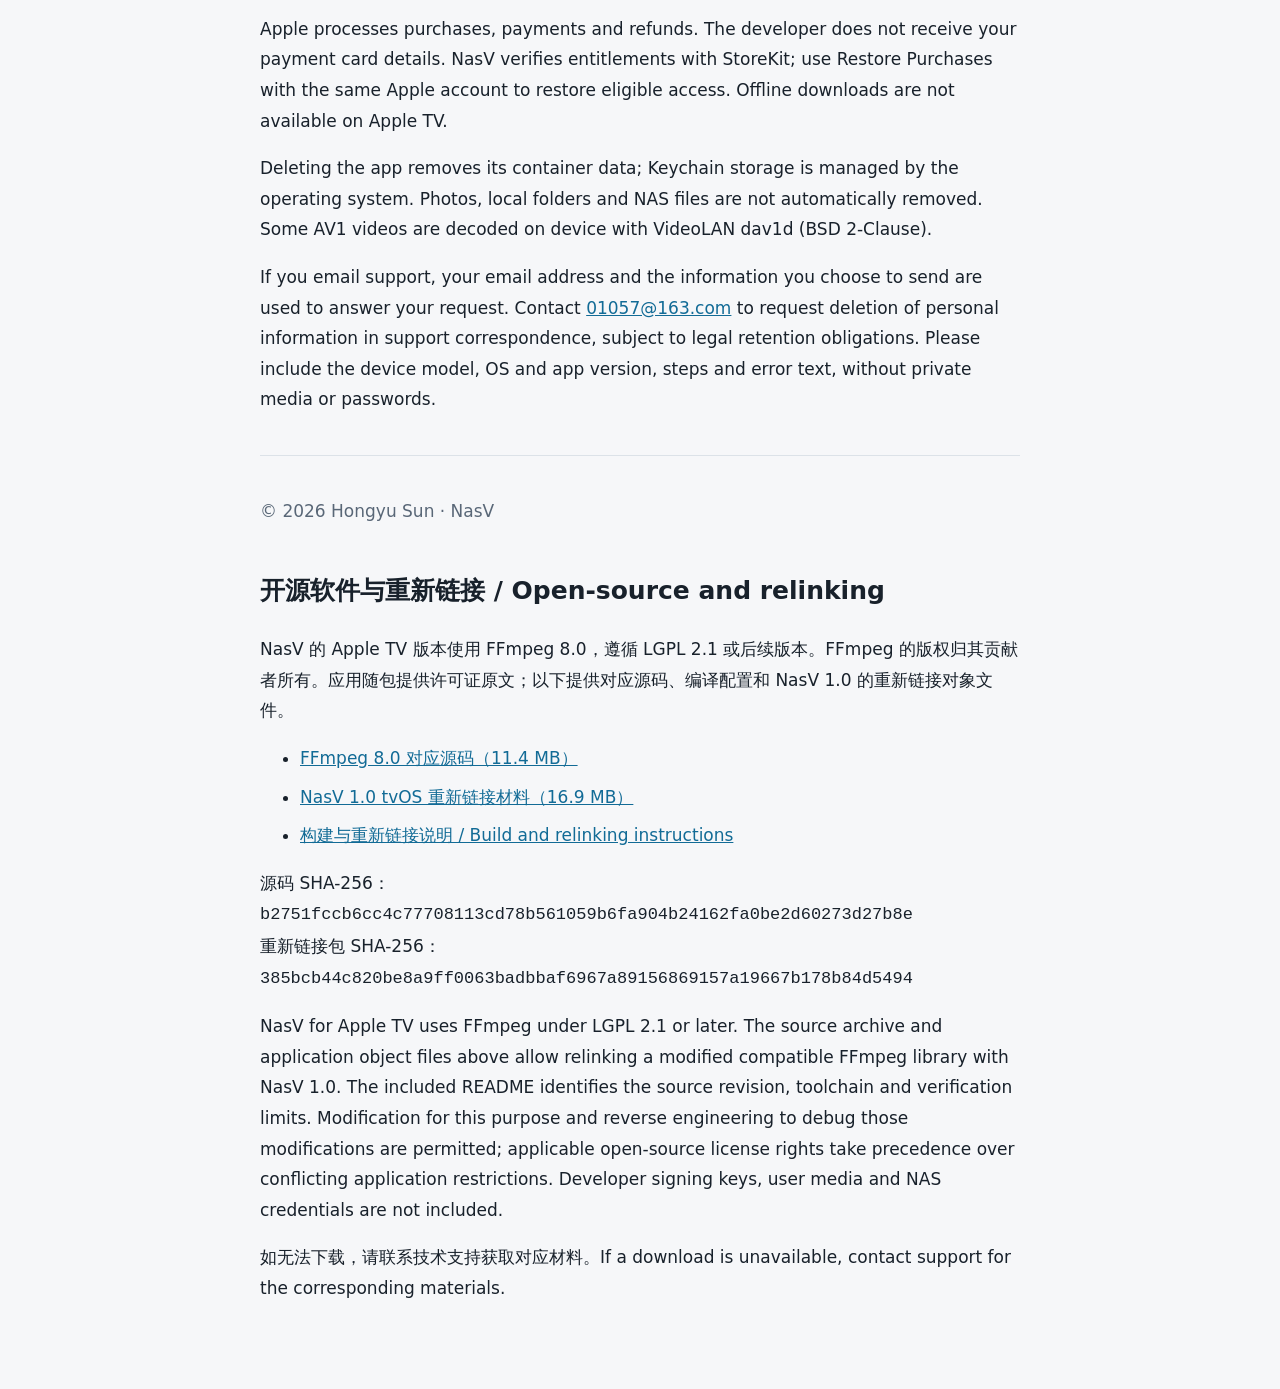
<file: nasv/index.html>
<!doctype html>
<html lang="zh-CN"><head><meta charset="utf-8"><meta name="viewport" content="width=device-width,initial-scale=1"><title>NasV · 隐私与支持</title><style>
:root{color-scheme:light dark}body{margin:0;background:#f6f7f9;color:#18212b;font:17px/1.8 system-ui,-apple-system,sans-serif}main{max-width:760px;margin:auto;padding:44px 24px 72px}h1{font-size:40px;line-height:1.2}h2{margin-top:42px;font-size:25px}h3{font-size:19px;margin-top:28px}a{color:#126b96}nav{display:flex;gap:24px;flex-wrap:wrap}.muted{color:#596777}li{margin:8px 0}hr{border:0;border-top:1px solid #dce2e8;margin:40px 0}@media(prefers-color-scheme:dark){body{background:#101820;color:#e8eef4}a{color:#88d4f8}.muted{color:#abb8c5}hr{border-color:#334454}}
</style></head><body><main>
<nav><a href="#privacy">隐私政策</a><a href="#support">技术支持</a><a href="#english">English</a></nav>
<h1>NasV</h1><p>本机与局域网 NAS 幻灯片放映。</p><p class="muted">iPhone、iPad、Apple TV 与 Apple 芯片 Mac 的本地优先放映器</p>
<section id="privacy"><h2>隐私政策</h2><p class="muted">更新日期：2026 年 9 月 21 日</p>
<h3>本机数据</h3><p>NasV 无需注册账号，不包含广告、跟踪或第三方分析服务。收藏、播放进度、NAS 地址和设置保存在设备的应用数据中，不发送到开发者服务器。</p>
<h3>照片、文件与隐私锁</h3><p>仅在你选择系统相册或本机文件夹后，NasV 才读取授权范围内的照片和视频。为浏览和播放，NasV 可能在本机生成缩略图、播放缓存或保存你主动下载的离线副本，不会复制到开发者云端。若已授权的照片或视频仅存于 iCloud，系统照片服务可能从你的 iCloud 下载所需媒体。你可随时在系统设置中调整或撤销照片权限。若开启隐私锁，Face ID / Touch ID 仅用于本机解锁，生物识别数据由系统处理。</p>
<h3>NAS</h3><p>连接 WebDAV 或 SMB 时，账号密码保存在系统钥匙串。视频和照片在你指定的服务器与本机之间传输，不经由开发者服务器中转。服务器不必限于局域网。请使用可信的 NAS 与安全连接。</p>
<h3>缓存、离线与诊断</h3><p>缩略图、目录快照和你主动保存的离线副本留在本机应用容器。播放诊断日志只写在本机 Documents，不会上传。正式版设置不提供开发者诊断入口。</p>
<h3>购买与恢复</h3><p>浏览和完整单文件播放免费。NasV Pro 解锁连续放映、NAS 批量扫描，以及支持设备的离线下载。包月与包年自动续期，永久解锁为一次购买；具体价格与确认信息以 App Store 为准。购买、付款与退款由 Apple 处理，开发者不获取你的付款卡资料。应用使用 StoreKit 验证购买权益；可通过“恢复购买”找回同一 Apple 账户的有效购买。Apple TV 不提供离线下载。</p><h3>保留与删除</h3><p>删除本应用会移除应用容器中的设置、缓存和离线副本。系统相册、本机文件夹、NAS 上的文件不会因此删除。钥匙串条目由系统管理。</p>
<h3>开源解码</h3><p>部分 AV1 视频使用 VideoLAN dav1d（BSD 2-Clause）在设备本地解码，不会把媒体送到开发者服务器。</p>
<h3>支持邮件</h3><p>若你主动联系技术支持，开发者仅使用你提供的邮箱和问题内容处理请求。你可以通过支持邮箱请求删除支持邮件中的个人信息，适用的法定保留义务除外。请勿发送私人视频、相册、密码或不必要的敏感信息。</p>
<h3>政策变更</h3><p>如果未来功能改变数据处理方式，本页面和应用内说明会更新。</p></section>
<section id="support"><h2>技术支持</h2><p><a href="mailto:01057@163.com">01057@163.com</a></p>
<h3>看不到照片或视频</h3><p>检查系统设置中的照片权限，或重新选择本机文件夹。NAS 请确认局域网、地址、共享名、账号密码，并在应用内测试连接。</p>
<h3>视频无法播放或一直缓冲</h3><p>部分容器或编码本机无法解码时，NasV 会提示无法播放或可重试。请改用常见的 MP4 / MOV，或把文件拷到本机后再试。邮件反馈时请附带格式、大致大小和提示原文，不要发送原片。</p>
<h3>隐私锁打不开</h3><p>可改用数字密码。生物识别被系统锁定时，请先用设备密码解锁 iPhone 或 iPad。</p>
<h3>反馈问题</h3><p>邮件中请提供设备型号、系统版本、NasV 版本、操作步骤及错误文字。无需提供私人媒体或登录密码。</p></section>
<section id="english"><h2>Privacy Policy &amp; Support</h2><p class="muted">Updated: September 21, 2026</p>
<p>NasV is a local-first slideshow player for photos and videos on iPhone, iPad, Apple TV and compatible Apple silicon Macs, including folders you choose and WebDAV / SMB NAS libraries. Browsing and complete single-file playback are free. NasV Pro unlocks continuous slideshows, NAS batch scanning, and offline downloads on supported devices. Monthly and yearly subscriptions renew automatically; lifetime access is a one-time purchase. Prices and purchase confirmation are provided by the App Store. No account, ads, tracking or third-party analytics are included. Favorites, playback progress, NAS addresses and preferences stay in the app's device storage and are not sent to developer servers.</p>
<p>Photos access is limited to the scope you authorize. NasV may create local thumbnails, playback caches and offline copies you choose to download. For authorized media stored only in iCloud, the system Photos service may download the media from your iCloud account. Folders are accessed after you pick them in the system file picker. Face ID / Touch ID, if enabled, is used only to unlock the app on device. WebDAV / SMB credentials are stored in the system Keychain. Media transferred to or from the server you choose goes directly between your device and that server, and is not limited to a local network.</p>
<p>Apple processes purchases, payments and refunds. The developer does not receive your payment card details. NasV verifies entitlements with StoreKit; use Restore Purchases with the same Apple account to restore eligible access. Offline downloads are not available on Apple TV.</p>
<p>Deleting the app removes its container data; Keychain storage is managed by the operating system. Photos, local folders and NAS files are not automatically removed. Some AV1 videos are decoded on device with VideoLAN dav1d (BSD 2-Clause).</p>
<p>If you email support, your email address and the information you choose to send are used to answer your request. Contact <a href="mailto:01057@163.com">01057@163.com</a> to request deletion of personal information in support correspondence, subject to legal retention obligations. Please include the device model, OS and app version, steps and error text, without private media or passwords.</p></section>
<hr><p class="muted">© 2026 Hongyu Sun · NasV</p>
<section id="open-source"><h2>开源软件与重新链接 / Open-source and relinking</h2>
<p>NasV 的 Apple TV 版本使用 FFmpeg 8.0，遵循 LGPL 2.1 或后续版本。FFmpeg 的版权归其贡献者所有。应用随包提供许可证原文；以下提供对应源码、编译配置和 NasV 1.0 的重新链接对象文件。</p>
<ul><li><a href="open-source/ffmpeg-8.0.tar.xz">FFmpeg 8.0 对应源码（11.4 MB）</a></li>
<li><a href="open-source/nasv-tvos-1.0-relink.tar.gz">NasV 1.0 tvOS 重新链接材料（16.9 MB）</a></li>
<li><a href="open-source/README.md">构建与重新链接说明 / Build and relinking instructions</a></li></ul>
<p>源码 SHA-256：<code>b2751fccb6cc4c77708113cd78b561059b6fa904b24162fa0be2d60273d27b8e</code><br>重新链接包 SHA-256：<code>385bcb44c820be8a9ff0063badbbaf6967a89156869157a19667b178b84d5494</code></p>
<p>NasV for Apple TV uses FFmpeg under LGPL 2.1 or later. The source archive and application object files above allow relinking a modified compatible FFmpeg library with NasV 1.0. The included README identifies the source revision, toolchain and verification limits. Modification for this purpose and reverse engineering to debug those modifications are permitted; applicable open-source license rights take precedence over conflicting application restrictions. Developer signing keys, user media and NAS credentials are not included.</p>
<p>如无法下载，请联系技术支持获取对应材料。If a download is unavailable, contact support for the corresponding materials.</p></section>
</main></body></html>
</file>
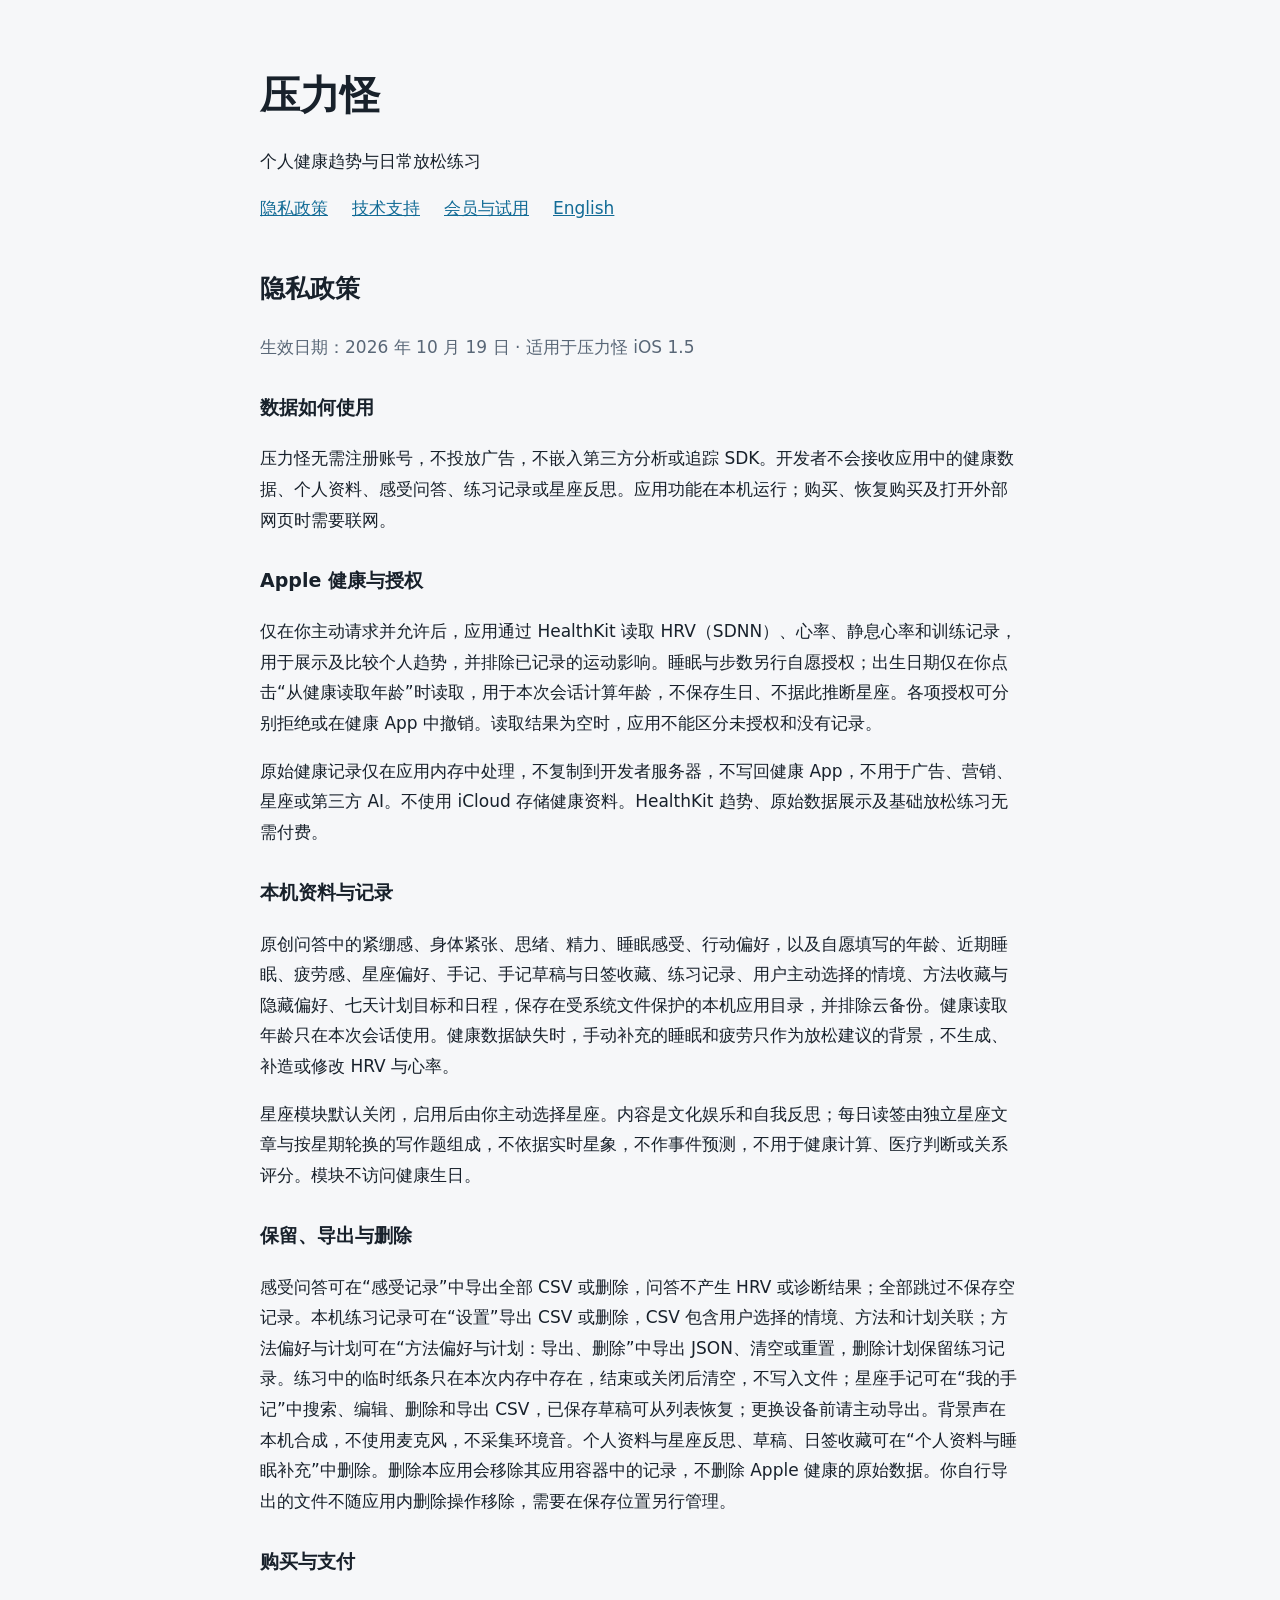
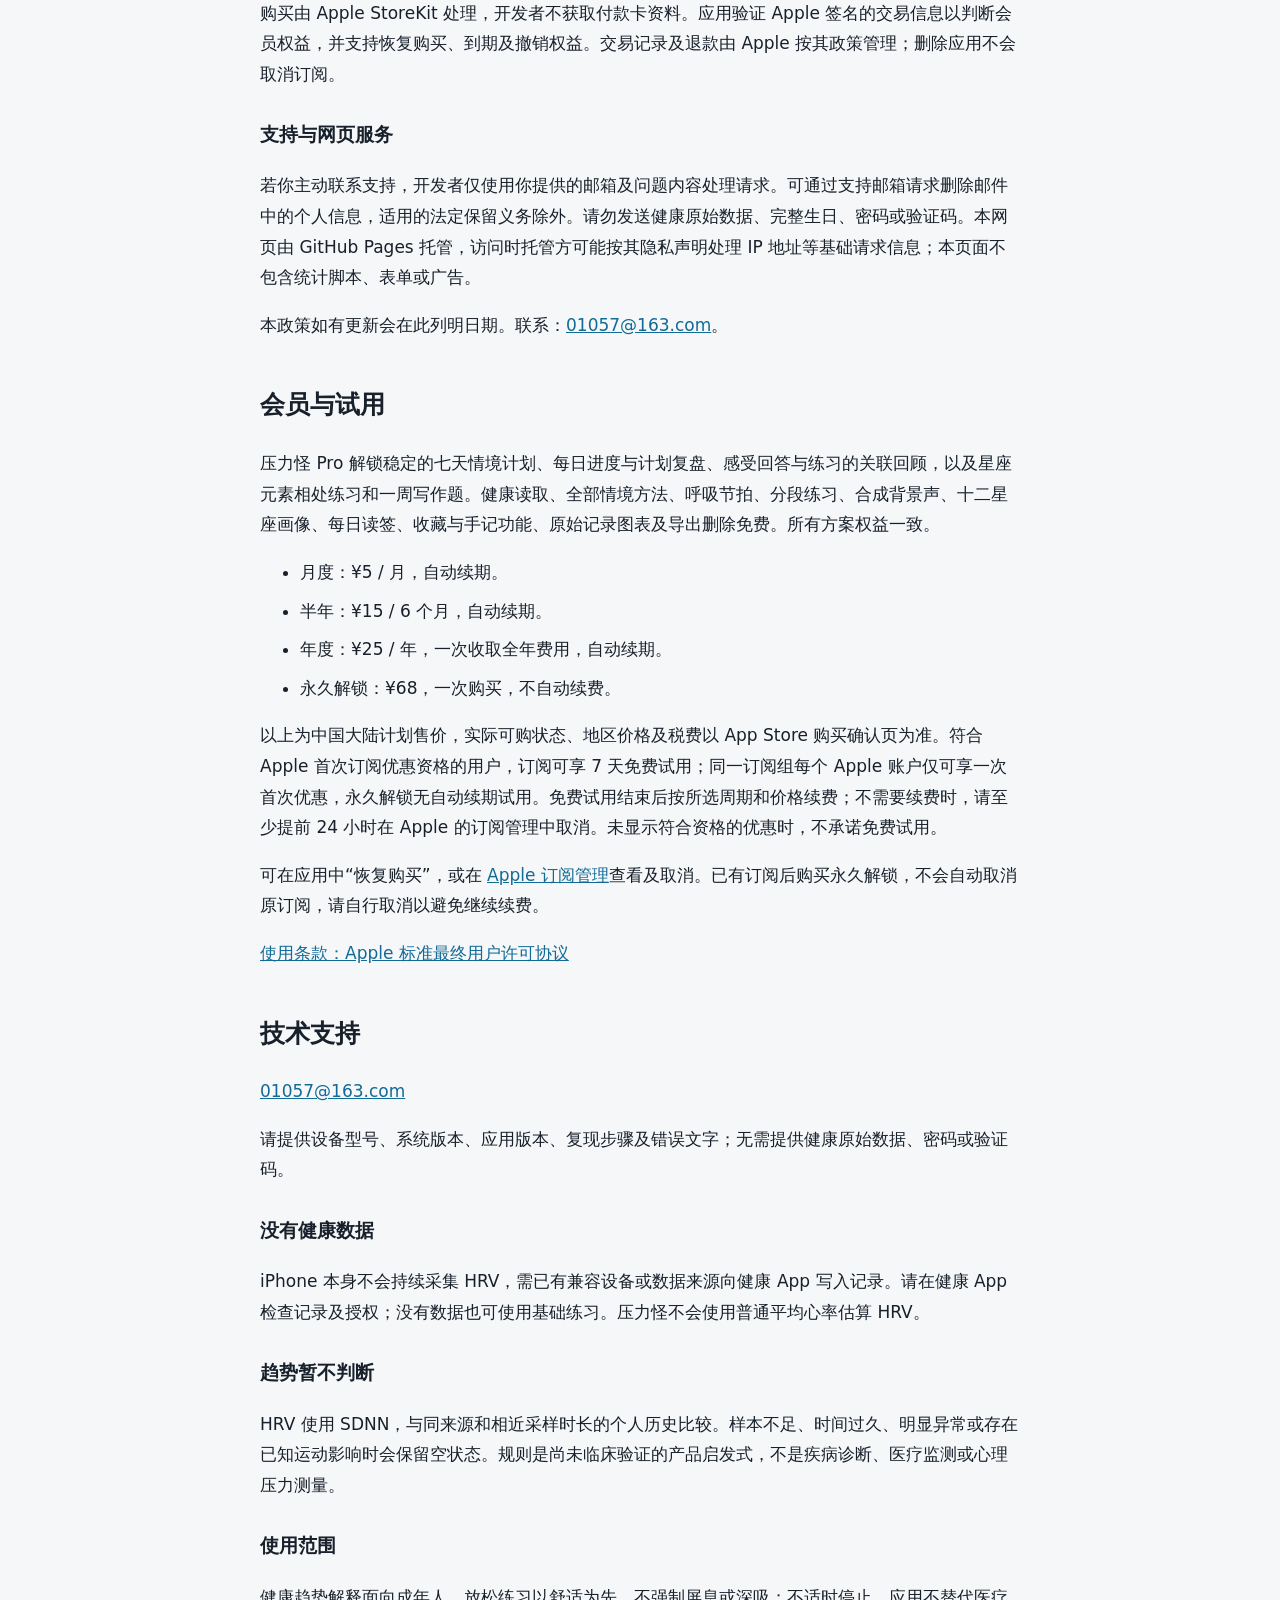
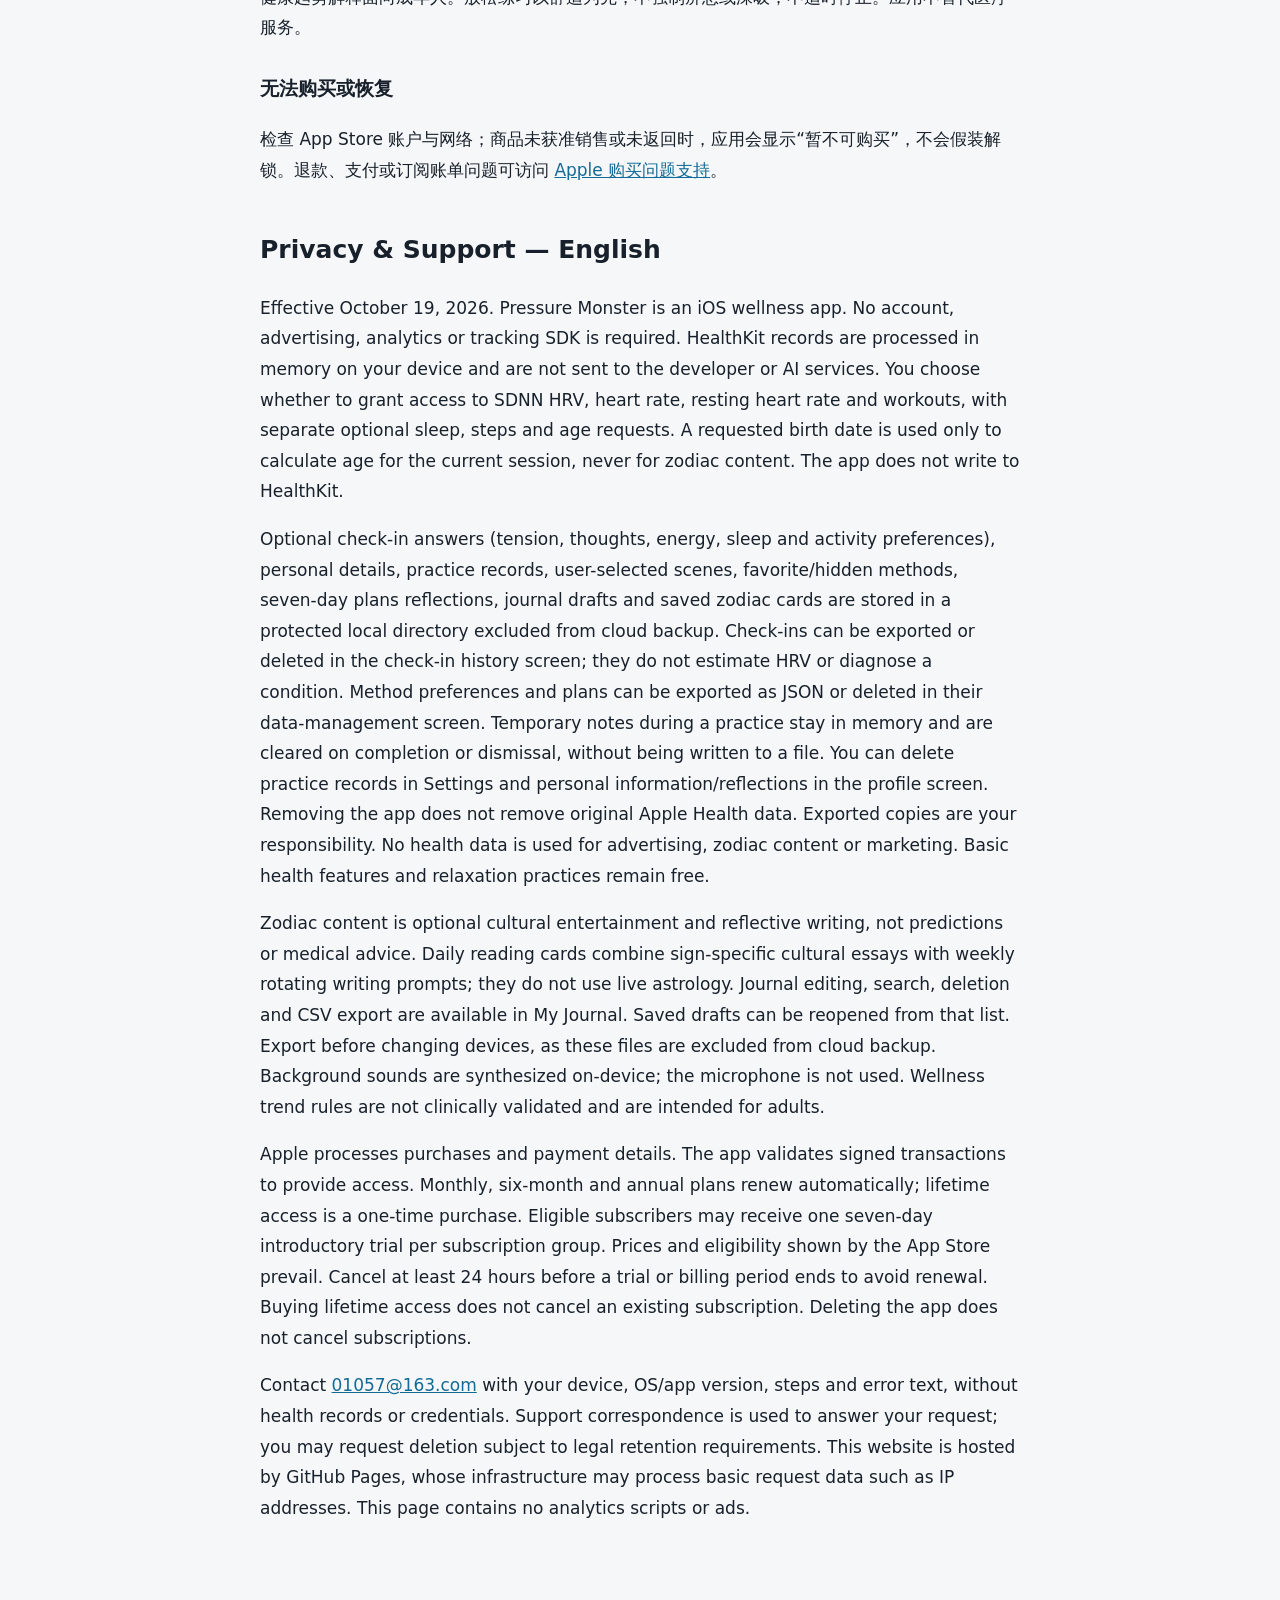
<file: pressuremonster/index.html>
<!doctype html>
<html lang="zh-CN"><head><meta charset="utf-8"><meta name="viewport" content="width=device-width,initial-scale=1"><title>压力怪 · 隐私与支持</title><style>
:root{color-scheme:light dark}body{margin:0;background:#f6f7f9;color:#18212b;font:17px/1.8 system-ui,-apple-system,sans-serif}main{max-width:760px;margin:auto;padding:44px 24px 72px}h1{font-size:40px;line-height:1.2}h2{margin-top:42px;font-size:25px}h3{font-size:19px;margin-top:28px}a{color:#126b96}nav{display:flex;gap:24px;flex-wrap:wrap}.muted{color:#596777}li{margin:8px 0}hr{border:0;border-top:1px solid #dce2e8;margin:40px 0}@media(prefers-color-scheme:dark){body{background:#101820;color:#e8eef4}a{color:#88d4f8}.muted{color:#abb8c5}hr{border-color:#334454}}
</style></head><body><main><h1>压力怪</h1><p>个人健康趋势与日常放松练习</p><nav><a href="#privacy">隐私政策</a><a href="#support">技术支持</a><a href="#membership">会员与试用</a><a href="#english">English</a></nav>
<section id="privacy"><h2>隐私政策</h2><p class="muted">生效日期：2026 年 10 月 19 日 · 适用于压力怪 iOS 1.5</p>
<h3>数据如何使用</h3><p>压力怪无需注册账号，不投放广告，不嵌入第三方分析或追踪 SDK。开发者不会接收应用中的健康数据、个人资料、感受问答、练习记录或星座反思。应用功能在本机运行；购买、恢复购买及打开外部网页时需要联网。</p>
<h3>Apple 健康与授权</h3><p>仅在你主动请求并允许后，应用通过 HealthKit 读取 HRV（SDNN）、心率、静息心率和训练记录，用于展示及比较个人趋势，并排除已记录的运动影响。睡眠与步数另行自愿授权；出生日期仅在你点击“从健康读取年龄”时读取，用于本次会话计算年龄，不保存生日、不据此推断星座。各项授权可分别拒绝或在健康 App 中撤销。读取结果为空时，应用不能区分未授权和没有记录。</p><p>原始健康记录仅在应用内存中处理，不复制到开发者服务器，不写回健康 App，不用于广告、营销、星座或第三方 AI。不使用 iCloud 存储健康资料。HealthKit 趋势、原始数据展示及基础放松练习无需付费。</p>
<h3>本机资料与记录</h3><p>原创问答中的紧绷感、身体紧张、思绪、精力、睡眠感受、行动偏好，以及自愿填写的年龄、近期睡眠、疲劳感、星座偏好、手记、手记草稿与日签收藏、练习记录、用户主动选择的情境、方法收藏与隐藏偏好、七天计划目标和日程，保存在受系统文件保护的本机应用目录，并排除云备份。健康读取年龄只在本次会话使用。健康数据缺失时，手动补充的睡眠和疲劳只作为放松建议的背景，不生成、补造或修改 HRV 与心率。</p><p>星座模块默认关闭，启用后由你主动选择星座。内容是文化娱乐和自我反思；每日读签由独立星座文章与按星期轮换的写作题组成，不依据实时星象，不作事件预测，不用于健康计算、医疗判断或关系评分。模块不访问健康生日。</p>
<h3>保留、导出与删除</h3><p>感受问答可在“感受记录”中导出全部 CSV 或删除，问答不产生 HRV 或诊断结果；全部跳过不保存空记录。本机练习记录可在“设置”导出 CSV 或删除，CSV 包含用户选择的情境、方法和计划关联；方法偏好与计划可在“方法偏好与计划：导出、删除”中导出 JSON、清空或重置，删除计划保留练习记录。练习中的临时纸条只在本次内存中存在，结束或关闭后清空，不写入文件；星座手记可在“我的手记”中搜索、编辑、删除和导出 CSV，已保存草稿可从列表恢复；更换设备前请主动导出。背景声在本机合成，不使用麦克风，不采集环境音。个人资料与星座反思、草稿、日签收藏可在“个人资料与睡眠补充”中删除。删除本应用会移除其应用容器中的记录，不删除 Apple 健康的原始数据。你自行导出的文件不随应用内删除操作移除，需要在保存位置另行管理。</p>
<h3>购买与支付</h3><p>购买由 Apple StoreKit 处理，开发者不获取付款卡资料。应用验证 Apple 签名的交易信息以判断会员权益，并支持恢复购买、到期及撤销权益。交易记录及退款由 Apple 按其政策管理；删除应用不会取消订阅。</p>
<h3>支持与网页服务</h3><p>若你主动联系支持，开发者仅使用你提供的邮箱及问题内容处理请求。可通过支持邮箱请求删除邮件中的个人信息，适用的法定保留义务除外。请勿发送健康原始数据、完整生日、密码或验证码。本网页由 GitHub Pages 托管，访问时托管方可能按其隐私声明处理 IP 地址等基础请求信息；本页面不包含统计脚本、表单或广告。</p><p>本政策如有更新会在此列明日期。联系：<a href="mailto:01057@163.com">01057@163.com</a>。</p></section>
<section id="membership"><h2>会员与试用</h2><p>压力怪 Pro 解锁稳定的七天情境计划、每日进度与计划复盘、感受回答与练习的关联回顾，以及星座元素相处练习和一周写作题。健康读取、全部情境方法、呼吸节拍、分段练习、合成背景声、十二星座画像、每日读签、收藏与手记功能、原始记录图表及导出删除免费。所有方案权益一致。</p><ul><li>月度：¥5 / 月，自动续期。</li><li>半年：¥15 / 6 个月，自动续期。</li><li>年度：¥25 / 年，一次收取全年费用，自动续期。</li><li>永久解锁：¥68，一次购买，不自动续费。</li></ul><p>以上为中国大陆计划售价，实际可购状态、地区价格及税费以 App Store 购买确认页为准。符合 Apple 首次订阅优惠资格的用户，订阅可享 7 天免费试用；同一订阅组每个 Apple 账户仅可享一次首次优惠，永久解锁无自动续期试用。免费试用结束后按所选周期和价格续费；不需要续费时，请至少提前 24 小时在 Apple 的订阅管理中取消。未显示符合资格的优惠时，不承诺免费试用。</p><p>可在应用中“恢复购买”，或在 <a href="https://apps.apple.com/account/subscriptions">Apple 订阅管理</a>查看及取消。已有订阅后购买永久解锁，不会自动取消原订阅，请自行取消以避免继续续费。</p><p><a href="https://www.apple.com/legal/internet-services/itunes/dev/stdeula/">使用条款：Apple 标准最终用户许可协议</a></p></section>
<section id="support"><h2>技术支持</h2><p><a href="mailto:01057@163.com">01057@163.com</a></p><p>请提供设备型号、系统版本、应用版本、复现步骤及错误文字；无需提供健康原始数据、密码或验证码。</p><h3>没有健康数据</h3><p>iPhone 本身不会持续采集 HRV，需已有兼容设备或数据来源向健康 App 写入记录。请在健康 App 检查记录及授权；没有数据也可使用基础练习。压力怪不会使用普通平均心率估算 HRV。</p><h3>趋势暂不判断</h3><p>HRV 使用 SDNN，与同来源和相近采样时长的个人历史比较。样本不足、时间过久、明显异常或存在已知运动影响时会保留空状态。规则是尚未临床验证的产品启发式，不是疾病诊断、医疗监测或心理压力测量。</p><h3>使用范围</h3><p>健康趋势解释面向成年人。放松练习以舒适为先，不强制屏息或深吸；不适时停止。应用不替代医疗服务。</p><h3>无法购买或恢复</h3><p>检查 App Store 账户与网络；商品未获准销售或未返回时，应用会显示“暂不可购买”，不会假装解锁。退款、支付或订阅账单问题可访问 <a href="https://reportaproblem.apple.com/">Apple 购买问题支持</a>。</p></section>
<section id="english"><h2>Privacy &amp; Support — English</h2><p>Effective October 19, 2026. Pressure Monster is an iOS wellness app. No account, advertising, analytics or tracking SDK is required. HealthKit records are processed in memory on your device and are not sent to the developer or AI services. You choose whether to grant access to SDNN HRV, heart rate, resting heart rate and workouts, with separate optional sleep, steps and age requests. A requested birth date is used only to calculate age for the current session, never for zodiac content. The app does not write to HealthKit.</p><p>Optional check-in answers (tension, thoughts, energy, sleep and activity preferences), personal details, practice records, user-selected scenes, favorite/hidden methods, seven-day plans reflections, journal drafts and saved zodiac cards are stored in a protected local directory excluded from cloud backup. Check-ins can be exported or deleted in the check-in history screen; they do not estimate HRV or diagnose a condition. Method preferences and plans can be exported as JSON or deleted in their data-management screen. Temporary notes during a practice stay in memory and are cleared on completion or dismissal, without being written to a file. You can delete practice records in Settings and personal information/reflections in the profile screen. Removing the app does not remove original Apple Health data. Exported copies are your responsibility. No health data is used for advertising, zodiac content or marketing. Basic health features and relaxation practices remain free.</p><p>Zodiac content is optional cultural entertainment and reflective writing, not predictions or medical advice. Daily reading cards combine sign-specific cultural essays with weekly rotating writing prompts; they do not use live astrology. Journal editing, search, deletion and CSV export are available in My Journal. Saved drafts can be reopened from that list. Export before changing devices, as these files are excluded from cloud backup. Background sounds are synthesized on-device; the microphone is not used. Wellness trend rules are not clinically validated and are intended for adults.</p><p>Apple processes purchases and payment details. The app validates signed transactions to provide access. Monthly, six-month and annual plans renew automatically; lifetime access is a one-time purchase. Eligible subscribers may receive one seven-day introductory trial per subscription group. Prices and eligibility shown by the App Store prevail. Cancel at least 24 hours before a trial or billing period ends to avoid renewal. Buying lifetime access does not cancel an existing subscription. Deleting the app does not cancel subscriptions.</p><p>Contact <a href="mailto:01057@163.com">01057@163.com</a> with your device, OS/app version, steps and error text, without health records or credentials. Support correspondence is used to answer your request; you may request deletion subject to legal retention requirements. This website is hosted by GitHub Pages, whose infrastructure may process basic request data such as IP addresses. This page contains no analytics scripts or ads.</p></section>
</main></body></html>
</file>
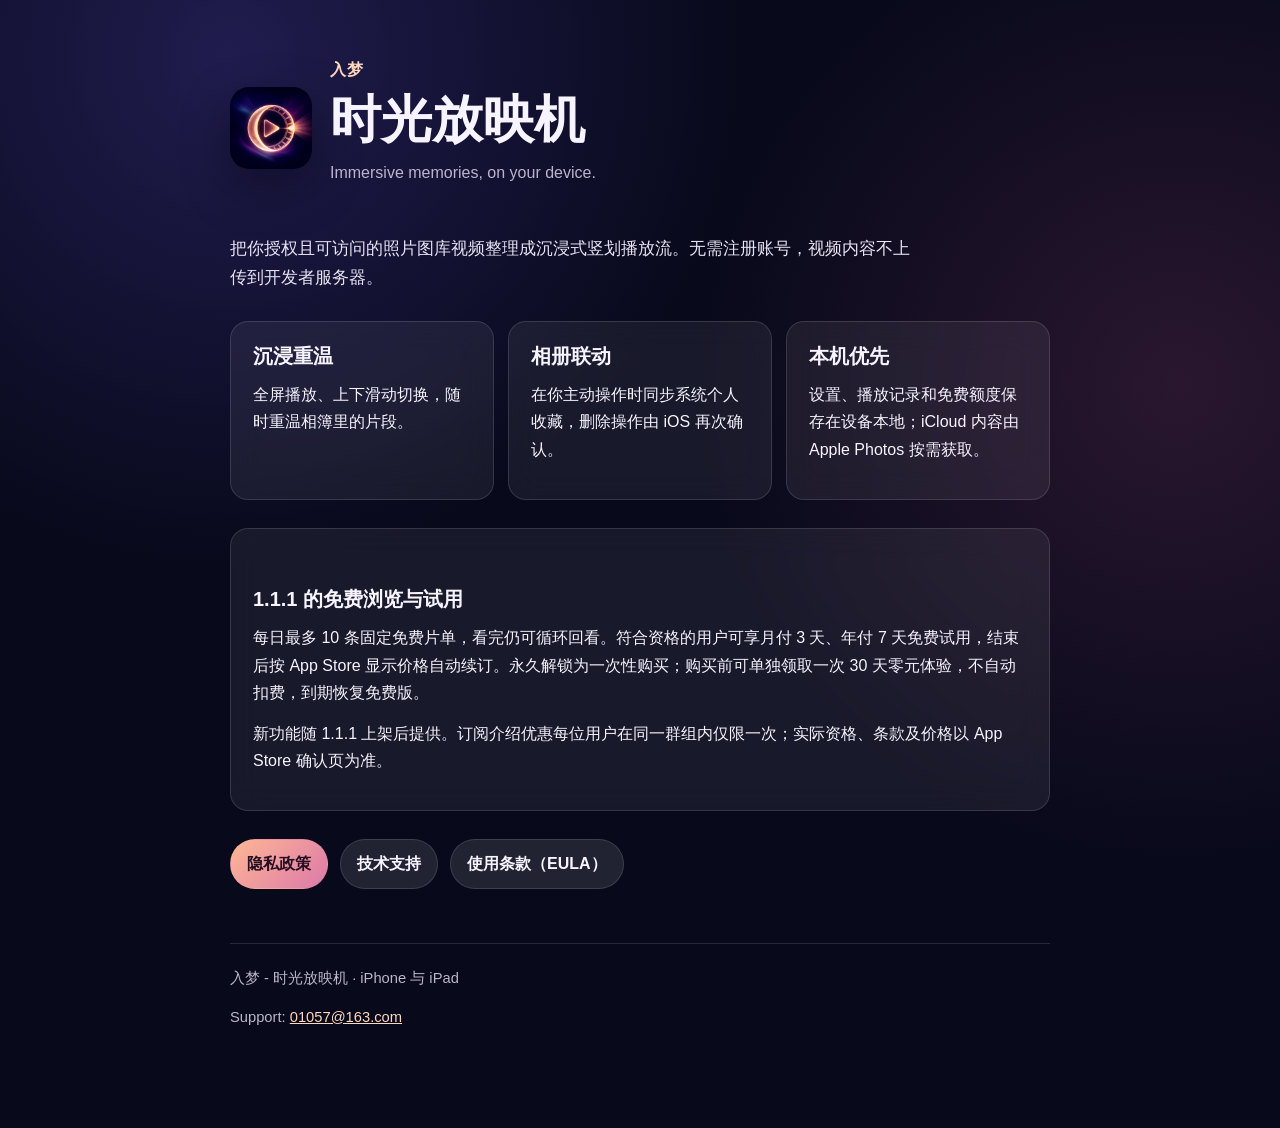
<file: rumeng/index.html>
<!doctype html>
<html lang="zh-CN">
<head>
  <meta charset="utf-8">
  <meta name="viewport" content="width=device-width, initial-scale=1">
  <meta name="description" content="入梦 - 时光放映机：在 iPhone 和 iPad 上沉浸式重温用户相簿视频。">
  <title>入梦 - 时光放映机</title>
  <link rel="stylesheet" href="./styles.css">
</head>
<body>
<main>
  <header class="brand">
    <img src="./app-icon.png" alt="入梦 App 图标" width="82" height="82">
    <div>
      <p class="eyebrow">入梦</p>
      <h1>时光放映机</h1>
      <p class="muted">Immersive memories, on your device.</p>
    </div>
  </header>

  <p class="lead">把你授权且可访问的照片图库视频整理成沉浸式竖划播放流。无需注册账号，视频内容不上传到开发者服务器。</p>

  <section class="grid" aria-label="主要功能">
    <article class="card">
      <h2>沉浸重温</h2>
      <p>全屏播放、上下滑动切换，随时重温相簿里的片段。</p>
    </article>
    <article class="card">
      <h2>相册联动</h2>
      <p>在你主动操作时同步系统个人收藏，删除操作由 iOS 再次确认。</p>
    </article>
    <article class="card">
      <h2>本机优先</h2>
      <p>设置、播放记录和免费额度保存在设备本地；iCloud 内容由 Apple Photos 按需获取。</p>
    </article>
  </section>

  <section class="card"><h2>1.1.1 的免费浏览与试用</h2><p>每日最多 10 条固定免费片单，看完仍可循环回看。符合资格的用户可享月付 3 天、年付 7 天免费试用，结束后按 App Store 显示价格自动续订。永久解锁为一次性购买；购买前可单独领取一次 30 天零元体验，不自动扣费，到期恢复免费版。</p><p>新功能随 1.1.1 上架后提供。订阅介绍优惠每位用户在同一群组内仅限一次；实际资格、条款及价格以 App Store 确认页为准。</p></section>

  <nav aria-label="法律与支持">
    <a class="button primary" href="./privacy.html">隐私政策</a>
    <a class="button" href="./support.html">技术支持</a>
    <a class="button" href="https://www.apple.com/legal/internet-services/itunes/dev/stdeula/">使用条款（EULA）</a>
  </nav>

  <footer>
    <p>入梦 - 时光放映机 · iPhone 与 iPad</p>
    <p>Support: <a href="mailto:01057@163.com">01057@163.com</a></p>
  </footer>
</main>
</body>
</html>
</file>
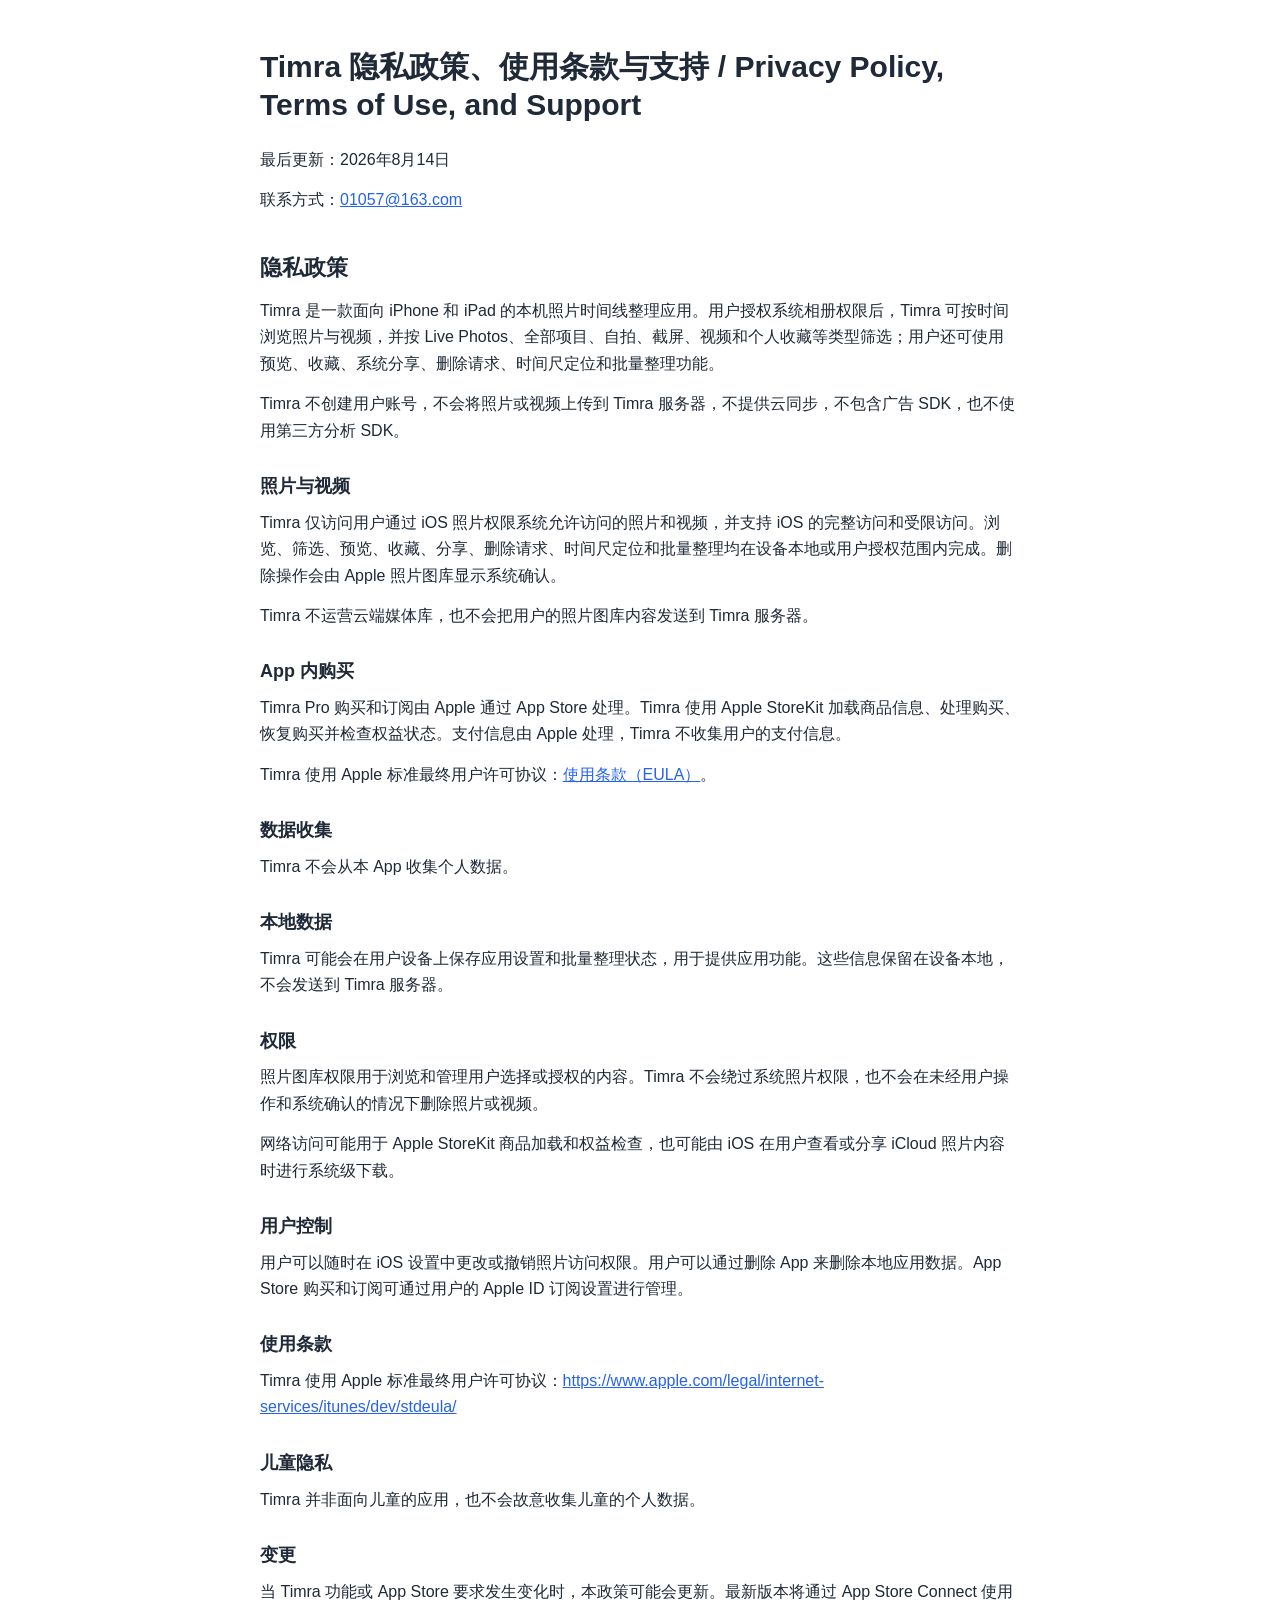
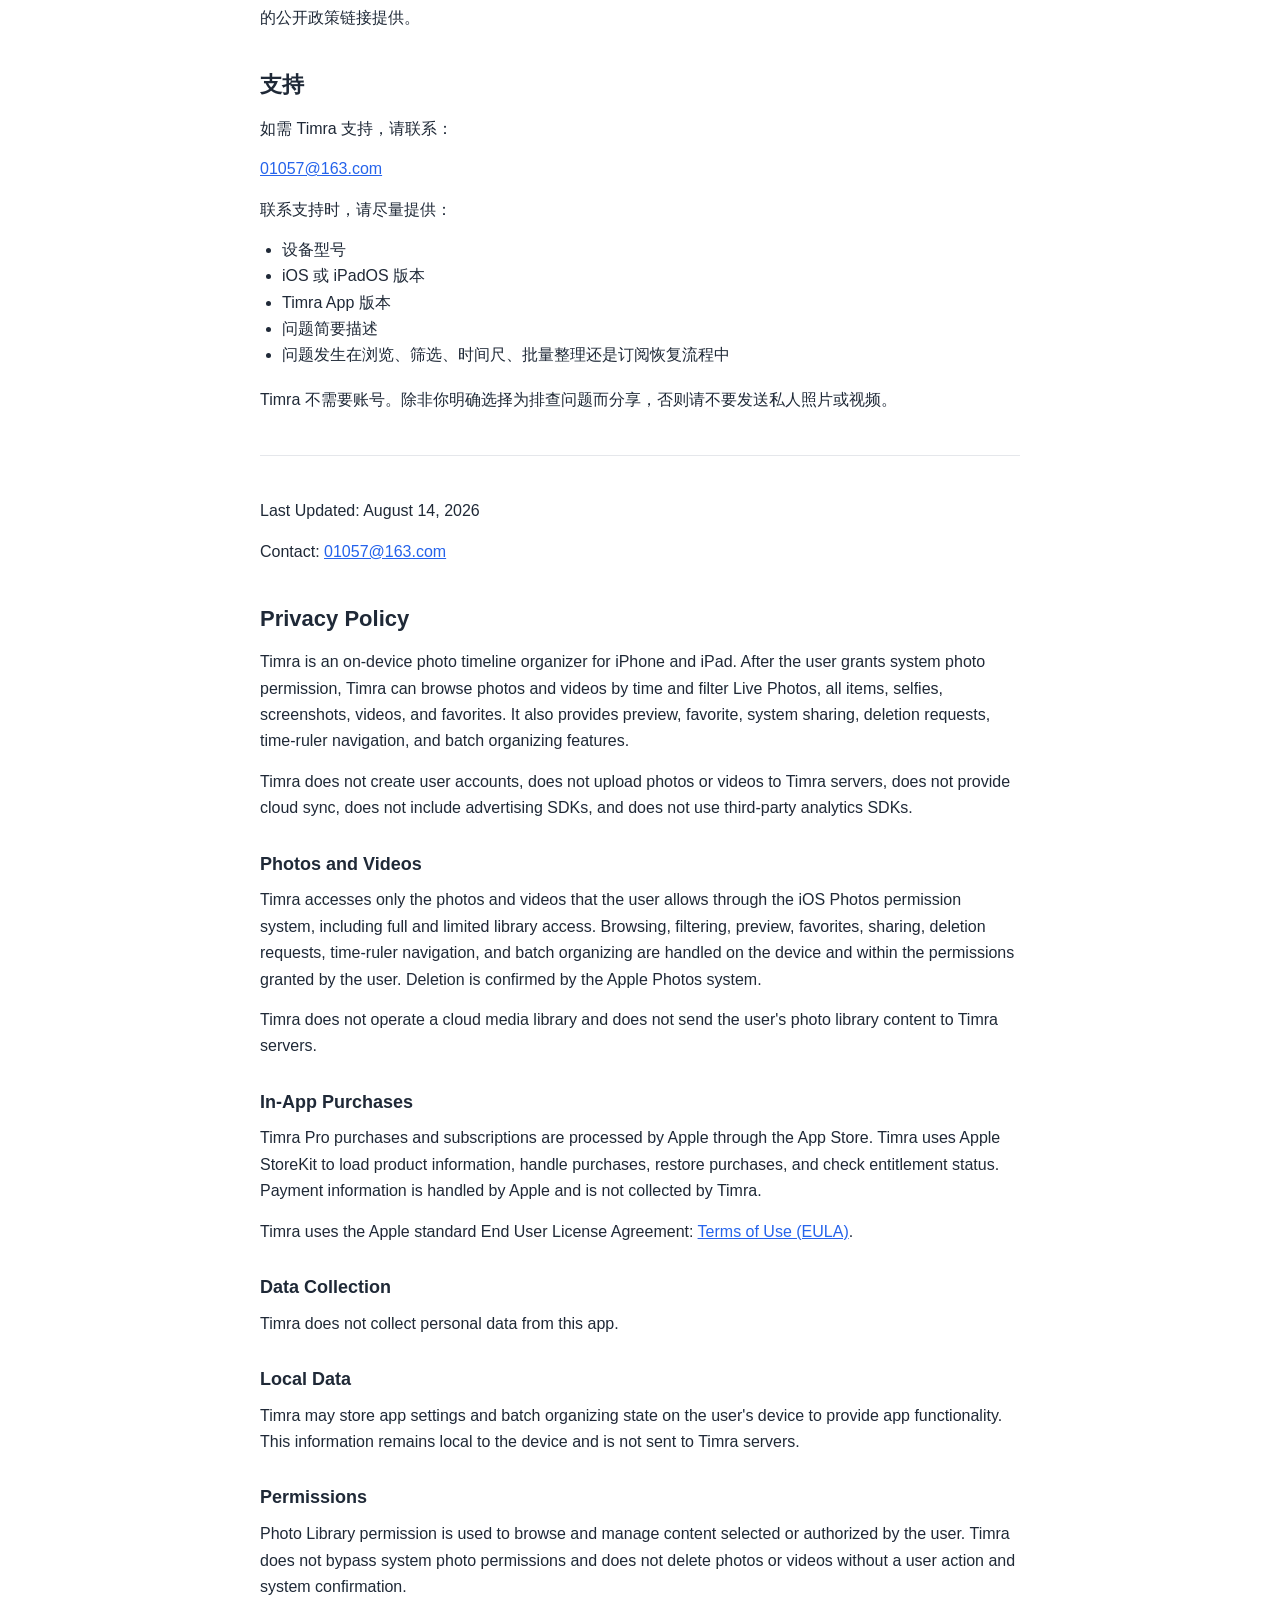
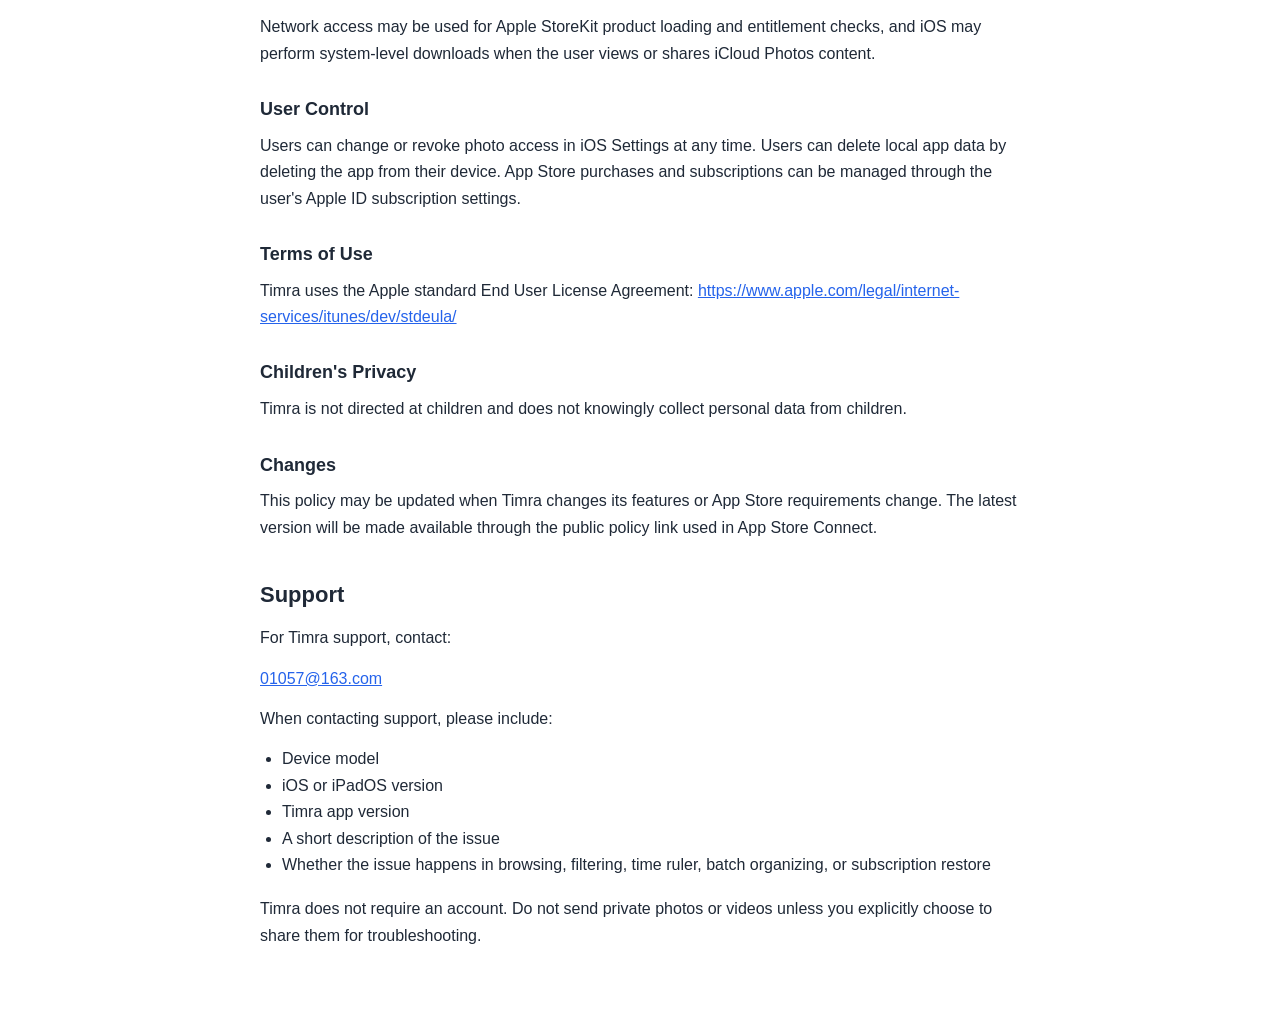
<file: timra/index.html>
<!doctype html>
<html lang="zh-CN">
<head>
  <meta charset="utf-8">
  <meta name="viewport" content="width=device-width, initial-scale=1">
  <title>Timra 隐私政策、使用条款与支持 / Privacy Policy, Terms of Use, and Support</title>
  <style>
    body {
      margin: 0;
      font-family: -apple-system, BlinkMacSystemFont, "Segoe UI", sans-serif;
      color: #1f2937;
      background: #ffffff;
      line-height: 1.65;
    }
    main {
      max-width: 760px;
      margin: 0 auto;
      padding: 48px 24px 72px;
    }
    h1 {
      margin: 0 0 24px;
      font-size: 30px;
      line-height: 1.25;
      letter-spacing: 0;
    }
    h2 {
      margin: 36px 0 12px;
      font-size: 22px;
      letter-spacing: 0;
    }
    h3 {
      margin: 28px 0 8px;
      font-size: 18px;
      letter-spacing: 0;
    }
    p {
      margin: 0 0 14px;
    }
    ul {
      margin: 0 0 18px 22px;
      padding: 0;
    }
    a {
      color: #2563eb;
    }
    hr {
      margin: 42px 0;
      border: 0;
      border-top: 1px solid #e5e7eb;
    }
  </style>
</head>
<body>
<main>
  <h1>Timra 隐私政策、使用条款与支持 / Privacy Policy, Terms of Use, and Support</h1>

  <p>最后更新：2026年8月14日</p>
  <p>联系方式：<a href="mailto:01057@163.com">01057@163.com</a></p>

  <h2>隐私政策</h2>
  <p>Timra 是一款面向 iPhone 和 iPad 的本机照片时间线整理应用。用户授权系统相册权限后，Timra 可按时间浏览照片与视频，并按 Live Photos、全部项目、自拍、截屏、视频和个人收藏等类型筛选；用户还可使用预览、收藏、系统分享、删除请求、时间尺定位和批量整理功能。</p>
  <p>Timra 不创建用户账号，不会将照片或视频上传到 Timra 服务器，不提供云同步，不包含广告 SDK，也不使用第三方分析 SDK。</p>

  <h3>照片与视频</h3>
  <p>Timra 仅访问用户通过 iOS 照片权限系统允许访问的照片和视频，并支持 iOS 的完整访问和受限访问。浏览、筛选、预览、收藏、分享、删除请求、时间尺定位和批量整理均在设备本地或用户授权范围内完成。删除操作会由 Apple 照片图库显示系统确认。</p>
  <p>Timra 不运营云端媒体库，也不会把用户的照片图库内容发送到 Timra 服务器。</p>

  <h3>App 内购买</h3>
  <p>Timra Pro 购买和订阅由 Apple 通过 App Store 处理。Timra 使用 Apple StoreKit 加载商品信息、处理购买、恢复购买并检查权益状态。支付信息由 Apple 处理，Timra 不收集用户的支付信息。</p>
  <p>Timra 使用 Apple 标准最终用户许可协议：<a href="https://www.apple.com/legal/internet-services/itunes/dev/stdeula/">使用条款（EULA）</a>。</p>

  <h3>数据收集</h3>
  <p>Timra 不会从本 App 收集个人数据。</p>

  <h3>本地数据</h3>
  <p>Timra 可能会在用户设备上保存应用设置和批量整理状态，用于提供应用功能。这些信息保留在设备本地，不会发送到 Timra 服务器。</p>

  <h3>权限</h3>
  <p>照片图库权限用于浏览和管理用户选择或授权的内容。Timra 不会绕过系统照片权限，也不会在未经用户操作和系统确认的情况下删除照片或视频。</p>
  <p>网络访问可能用于 Apple StoreKit 商品加载和权益检查，也可能由 iOS 在用户查看或分享 iCloud 照片内容时进行系统级下载。</p>

  <h3>用户控制</h3>
  <p>用户可以随时在 iOS 设置中更改或撤销照片访问权限。用户可以通过删除 App 来删除本地应用数据。App Store 购买和订阅可通过用户的 Apple ID 订阅设置进行管理。</p>

  <h3>使用条款</h3>
  <p>Timra 使用 Apple 标准最终用户许可协议：<a href="https://www.apple.com/legal/internet-services/itunes/dev/stdeula/">https://www.apple.com/legal/internet-services/itunes/dev/stdeula/</a></p>

  <h3>儿童隐私</h3>
  <p>Timra 并非面向儿童的应用，也不会故意收集儿童的个人数据。</p>

  <h3>变更</h3>
  <p>当 Timra 功能或 App Store 要求发生变化时，本政策可能会更新。最新版本将通过 App Store Connect 使用的公开政策链接提供。</p>

  <h2>支持</h2>
  <p>如需 Timra 支持，请联系：</p>
  <p><a href="mailto:01057@163.com">01057@163.com</a></p>
  <p>联系支持时，请尽量提供：</p>
  <ul>
    <li>设备型号</li>
    <li>iOS 或 iPadOS 版本</li>
    <li>Timra App 版本</li>
    <li>问题简要描述</li>
    <li>问题发生在浏览、筛选、时间尺、批量整理还是订阅恢复流程中</li>
  </ul>
  <p>Timra 不需要账号。除非你明确选择为排查问题而分享，否则请不要发送私人照片或视频。</p>

  <hr>

  <p>Last Updated: August 14, 2026</p>
  <p>Contact: <a href="mailto:01057@163.com">01057@163.com</a></p>

  <h2>Privacy Policy</h2>
  <p>Timra is an on-device photo timeline organizer for iPhone and iPad. After the user grants system photo permission, Timra can browse photos and videos by time and filter Live Photos, all items, selfies, screenshots, videos, and favorites. It also provides preview, favorite, system sharing, deletion requests, time-ruler navigation, and batch organizing features.</p>
  <p>Timra does not create user accounts, does not upload photos or videos to Timra servers, does not provide cloud sync, does not include advertising SDKs, and does not use third-party analytics SDKs.</p>

  <h3>Photos and Videos</h3>
  <p>Timra accesses only the photos and videos that the user allows through the iOS Photos permission system, including full and limited library access. Browsing, filtering, preview, favorites, sharing, deletion requests, time-ruler navigation, and batch organizing are handled on the device and within the permissions granted by the user. Deletion is confirmed by the Apple Photos system.</p>
  <p>Timra does not operate a cloud media library and does not send the user's photo library content to Timra servers.</p>

  <h3>In-App Purchases</h3>
  <p>Timra Pro purchases and subscriptions are processed by Apple through the App Store. Timra uses Apple StoreKit to load product information, handle purchases, restore purchases, and check entitlement status. Payment information is handled by Apple and is not collected by Timra.</p>
  <p>Timra uses the Apple standard End User License Agreement: <a href="https://www.apple.com/legal/internet-services/itunes/dev/stdeula/">Terms of Use (EULA)</a>.</p>

  <h3>Data Collection</h3>
  <p>Timra does not collect personal data from this app.</p>

  <h3>Local Data</h3>
  <p>Timra may store app settings and batch organizing state on the user's device to provide app functionality. This information remains local to the device and is not sent to Timra servers.</p>

  <h3>Permissions</h3>
  <p>Photo Library permission is used to browse and manage content selected or authorized by the user. Timra does not bypass system photo permissions and does not delete photos or videos without a user action and system confirmation.</p>
  <p>Network access may be used for Apple StoreKit product loading and entitlement checks, and iOS may perform system-level downloads when the user views or shares iCloud Photos content.</p>

  <h3>User Control</h3>
  <p>Users can change or revoke photo access in iOS Settings at any time. Users can delete local app data by deleting the app from their device. App Store purchases and subscriptions can be managed through the user's Apple ID subscription settings.</p>

  <h3>Terms of Use</h3>
  <p>Timra uses the Apple standard End User License Agreement: <a href="https://www.apple.com/legal/internet-services/itunes/dev/stdeula/">https://www.apple.com/legal/internet-services/itunes/dev/stdeula/</a></p>

  <h3>Children's Privacy</h3>
  <p>Timra is not directed at children and does not knowingly collect personal data from children.</p>

  <h3>Changes</h3>
  <p>This policy may be updated when Timra changes its features or App Store requirements change. The latest version will be made available through the public policy link used in App Store Connect.</p>

  <h2>Support</h2>
  <p>For Timra support, contact:</p>
  <p><a href="mailto:01057@163.com">01057@163.com</a></p>
  <p>When contacting support, please include:</p>
  <ul>
    <li>Device model</li>
    <li>iOS or iPadOS version</li>
    <li>Timra app version</li>
    <li>A short description of the issue</li>
    <li>Whether the issue happens in browsing, filtering, time ruler, batch organizing, or subscription restore</li>
  </ul>
  <p>Timra does not require an account. Do not send private photos or videos unless you explicitly choose to share them for troubleshooting.</p>
</main>
</body>
</html>
</file>
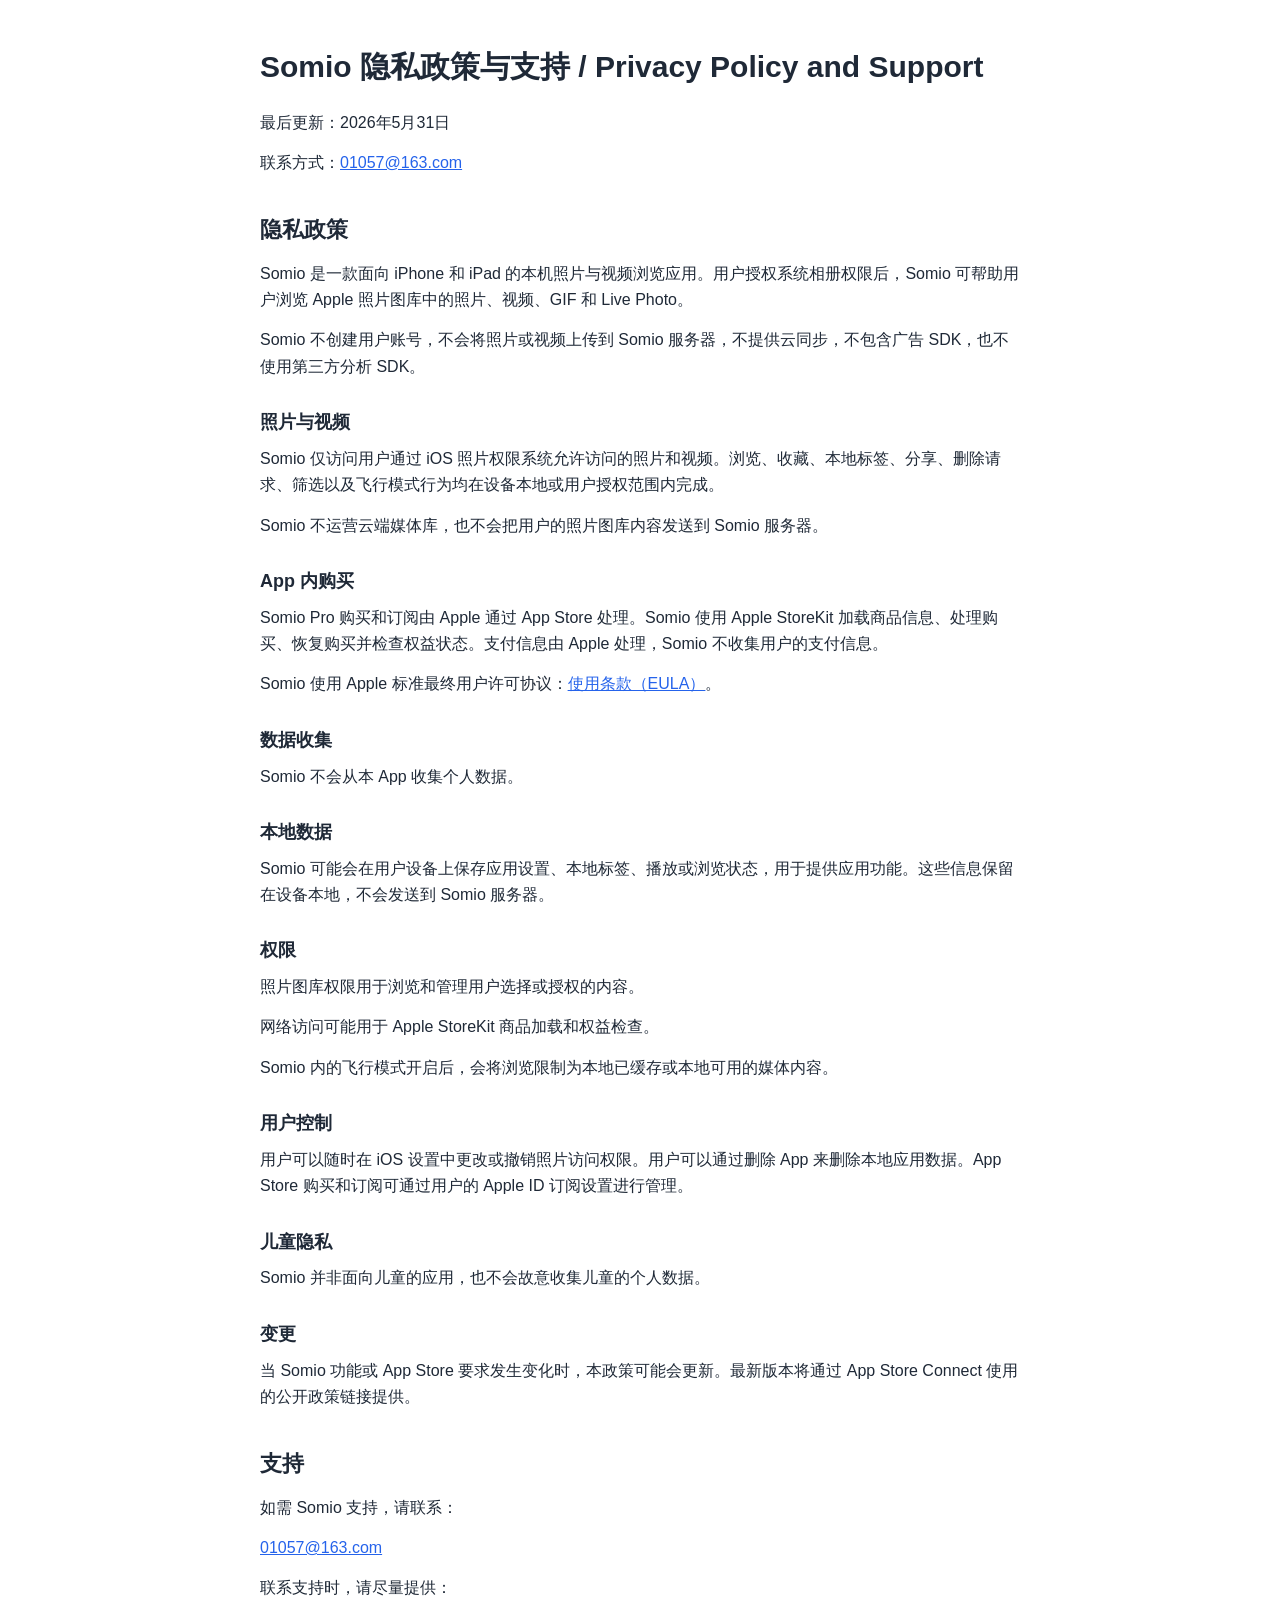
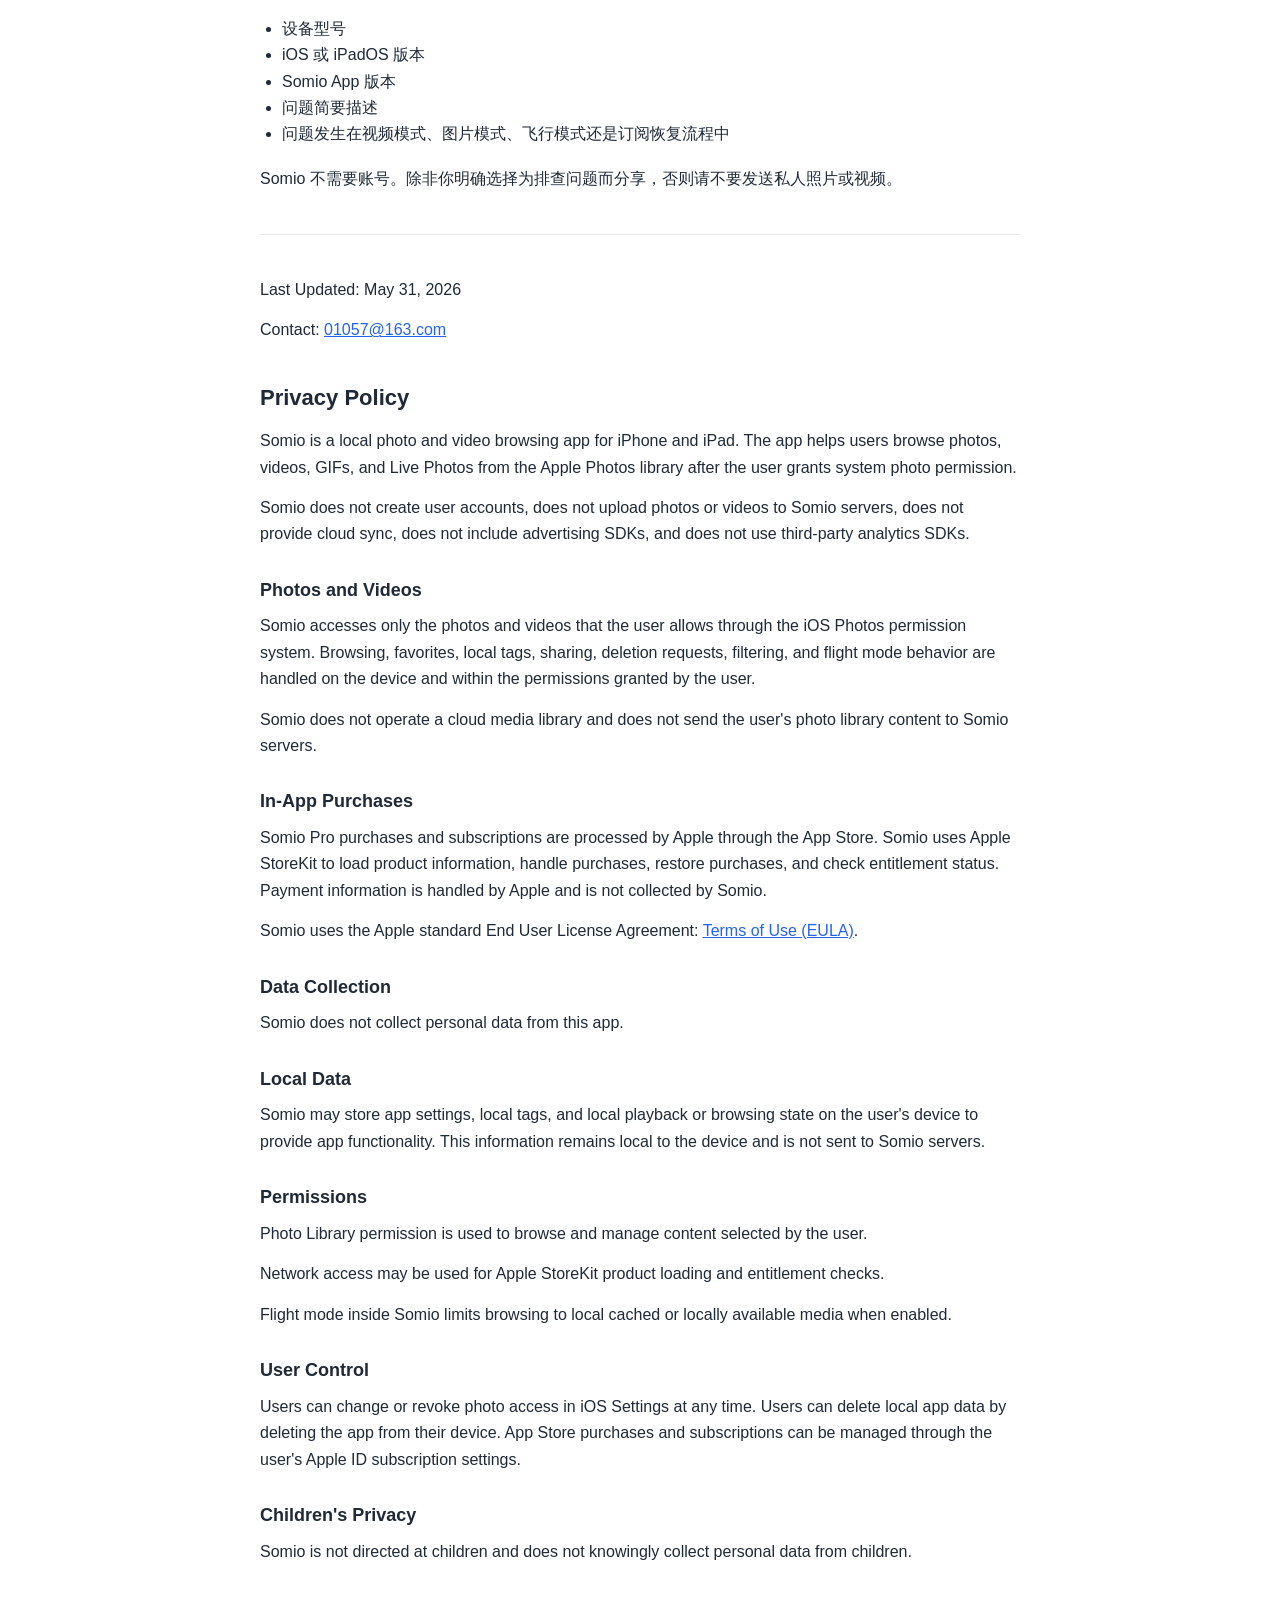
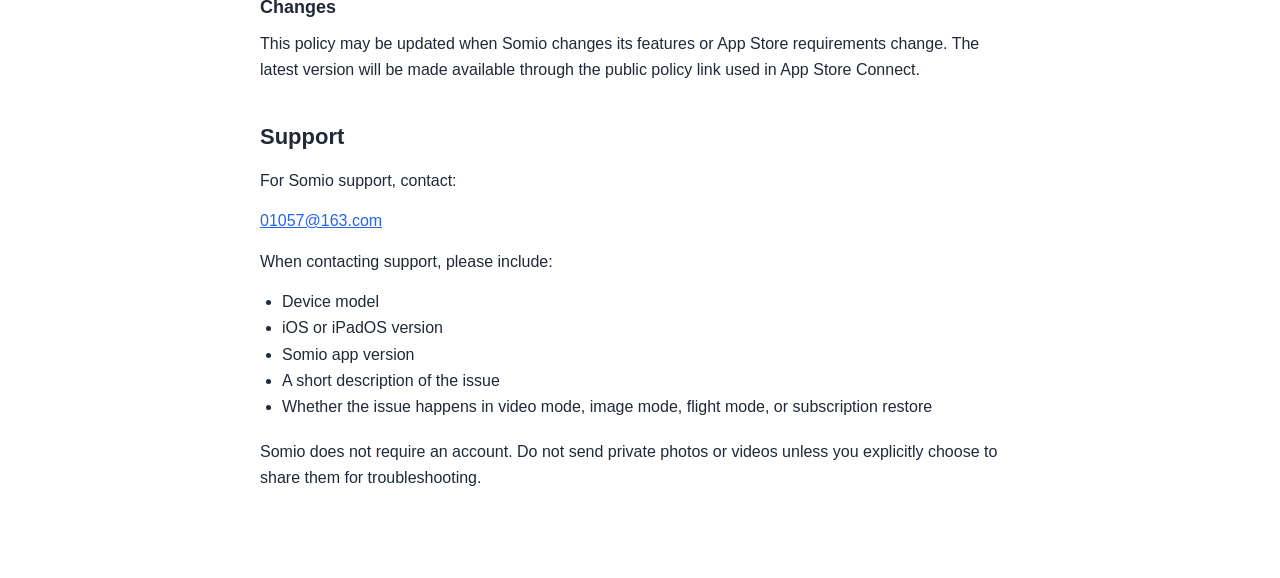
<file: privacy-support-bilingual.html>
<!doctype html>
<html lang="zh-CN">
<head>
  <meta charset="utf-8">
  <meta name="viewport" content="width=device-width, initial-scale=1">
  <title>Somio 隐私政策与支持 / Privacy Policy and Support</title>
  <style>
    body {
      margin: 0;
      font-family: -apple-system, BlinkMacSystemFont, "Segoe UI", sans-serif;
      color: #1f2937;
      background: #ffffff;
      line-height: 1.65;
    }
    main {
      max-width: 760px;
      margin: 0 auto;
      padding: 48px 24px 72px;
    }
    h1 {
      margin: 0 0 24px;
      font-size: 30px;
      line-height: 1.25;
      letter-spacing: 0;
    }
    h2 {
      margin: 36px 0 12px;
      font-size: 22px;
      letter-spacing: 0;
    }
    h3 {
      margin: 28px 0 8px;
      font-size: 18px;
      letter-spacing: 0;
    }
    p {
      margin: 0 0 14px;
    }
    ul {
      margin: 0 0 18px 22px;
      padding: 0;
    }
    a {
      color: #2563eb;
    }
    hr {
      margin: 42px 0;
      border: 0;
      border-top: 1px solid #e5e7eb;
    }
  </style>
</head>
<body>
<main>
  <h1>Somio 隐私政策与支持 / Privacy Policy and Support</h1>

  <p>最后更新：2026年5月31日</p>
  <p>联系方式：<a href="mailto:01057@163.com">01057@163.com</a></p>

  <h2>隐私政策</h2>
  <p>Somio 是一款面向 iPhone 和 iPad 的本机照片与视频浏览应用。用户授权系统相册权限后，Somio 可帮助用户浏览 Apple 照片图库中的照片、视频、GIF 和 Live Photo。</p>
  <p>Somio 不创建用户账号，不会将照片或视频上传到 Somio 服务器，不提供云同步，不包含广告 SDK，也不使用第三方分析 SDK。</p>

  <h3>照片与视频</h3>
  <p>Somio 仅访问用户通过 iOS 照片权限系统允许访问的照片和视频。浏览、收藏、本地标签、分享、删除请求、筛选以及飞行模式行为均在设备本地或用户授权范围内完成。</p>
  <p>Somio 不运营云端媒体库，也不会把用户的照片图库内容发送到 Somio 服务器。</p>

  <h3>App 内购买</h3>
  <p>Somio Pro 购买和订阅由 Apple 通过 App Store 处理。Somio 使用 Apple StoreKit 加载商品信息、处理购买、恢复购买并检查权益状态。支付信息由 Apple 处理，Somio 不收集用户的支付信息。</p>
  <p>Somio 使用 Apple 标准最终用户许可协议：<a href="https://www.apple.com/legal/internet-services/itunes/dev/stdeula/">使用条款（EULA）</a>。</p>

  <h3>数据收集</h3>
  <p>Somio 不会从本 App 收集个人数据。</p>

  <h3>本地数据</h3>
  <p>Somio 可能会在用户设备上保存应用设置、本地标签、播放或浏览状态，用于提供应用功能。这些信息保留在设备本地，不会发送到 Somio 服务器。</p>

  <h3>权限</h3>
  <p>照片图库权限用于浏览和管理用户选择或授权的内容。</p>
  <p>网络访问可能用于 Apple StoreKit 商品加载和权益检查。</p>
  <p>Somio 内的飞行模式开启后，会将浏览限制为本地已缓存或本地可用的媒体内容。</p>

  <h3>用户控制</h3>
  <p>用户可以随时在 iOS 设置中更改或撤销照片访问权限。用户可以通过删除 App 来删除本地应用数据。App Store 购买和订阅可通过用户的 Apple ID 订阅设置进行管理。</p>

  <h3>儿童隐私</h3>
  <p>Somio 并非面向儿童的应用，也不会故意收集儿童的个人数据。</p>

  <h3>变更</h3>
  <p>当 Somio 功能或 App Store 要求发生变化时，本政策可能会更新。最新版本将通过 App Store Connect 使用的公开政策链接提供。</p>

  <h2>支持</h2>
  <p>如需 Somio 支持，请联系：</p>
  <p><a href="mailto:01057@163.com">01057@163.com</a></p>
  <p>联系支持时，请尽量提供：</p>
  <ul>
    <li>设备型号</li>
    <li>iOS 或 iPadOS 版本</li>
    <li>Somio App 版本</li>
    <li>问题简要描述</li>
    <li>问题发生在视频模式、图片模式、飞行模式还是订阅恢复流程中</li>
  </ul>
  <p>Somio 不需要账号。除非你明确选择为排查问题而分享，否则请不要发送私人照片或视频。</p>

  <hr>

  <p>Last Updated: May 31, 2026</p>
  <p>Contact: <a href="mailto:01057@163.com">01057@163.com</a></p>

  <h2>Privacy Policy</h2>
  <p>Somio is a local photo and video browsing app for iPhone and iPad. The app helps users browse photos, videos, GIFs, and Live Photos from the Apple Photos library after the user grants system photo permission.</p>
  <p>Somio does not create user accounts, does not upload photos or videos to Somio servers, does not provide cloud sync, does not include advertising SDKs, and does not use third-party analytics SDKs.</p>

  <h3>Photos and Videos</h3>
  <p>Somio accesses only the photos and videos that the user allows through the iOS Photos permission system. Browsing, favorites, local tags, sharing, deletion requests, filtering, and flight mode behavior are handled on the device and within the permissions granted by the user.</p>
  <p>Somio does not operate a cloud media library and does not send the user's photo library content to Somio servers.</p>

  <h3>In-App Purchases</h3>
  <p>Somio Pro purchases and subscriptions are processed by Apple through the App Store. Somio uses Apple StoreKit to load product information, handle purchases, restore purchases, and check entitlement status. Payment information is handled by Apple and is not collected by Somio.</p>
  <p>Somio uses the Apple standard End User License Agreement: <a href="https://www.apple.com/legal/internet-services/itunes/dev/stdeula/">Terms of Use (EULA)</a>.</p>

  <h3>Data Collection</h3>
  <p>Somio does not collect personal data from this app.</p>

  <h3>Local Data</h3>
  <p>Somio may store app settings, local tags, and local playback or browsing state on the user's device to provide app functionality. This information remains local to the device and is not sent to Somio servers.</p>

  <h3>Permissions</h3>
  <p>Photo Library permission is used to browse and manage content selected by the user.</p>
  <p>Network access may be used for Apple StoreKit product loading and entitlement checks.</p>
  <p>Flight mode inside Somio limits browsing to local cached or locally available media when enabled.</p>

  <h3>User Control</h3>
  <p>Users can change or revoke photo access in iOS Settings at any time. Users can delete local app data by deleting the app from their device. App Store purchases and subscriptions can be managed through the user's Apple ID subscription settings.</p>

  <h3>Children's Privacy</h3>
  <p>Somio is not directed at children and does not knowingly collect personal data from children.</p>

  <h3>Changes</h3>
  <p>This policy may be updated when Somio changes its features or App Store requirements change. The latest version will be made available through the public policy link used in App Store Connect.</p>

  <h2>Support</h2>
  <p>For Somio support, contact:</p>
  <p><a href="mailto:01057@163.com">01057@163.com</a></p>
  <p>When contacting support, please include:</p>
  <ul>
    <li>Device model</li>
    <li>iOS or iPadOS version</li>
    <li>Somio app version</li>
    <li>A short description of the issue</li>
    <li>Whether the issue happens in video mode, image mode, flight mode, or subscription restore</li>
  </ul>
  <p>Somio does not require an account. Do not send private photos or videos unless you explicitly choose to share them for troubleshooting.</p>
</main>
</body>
</html>
</file>
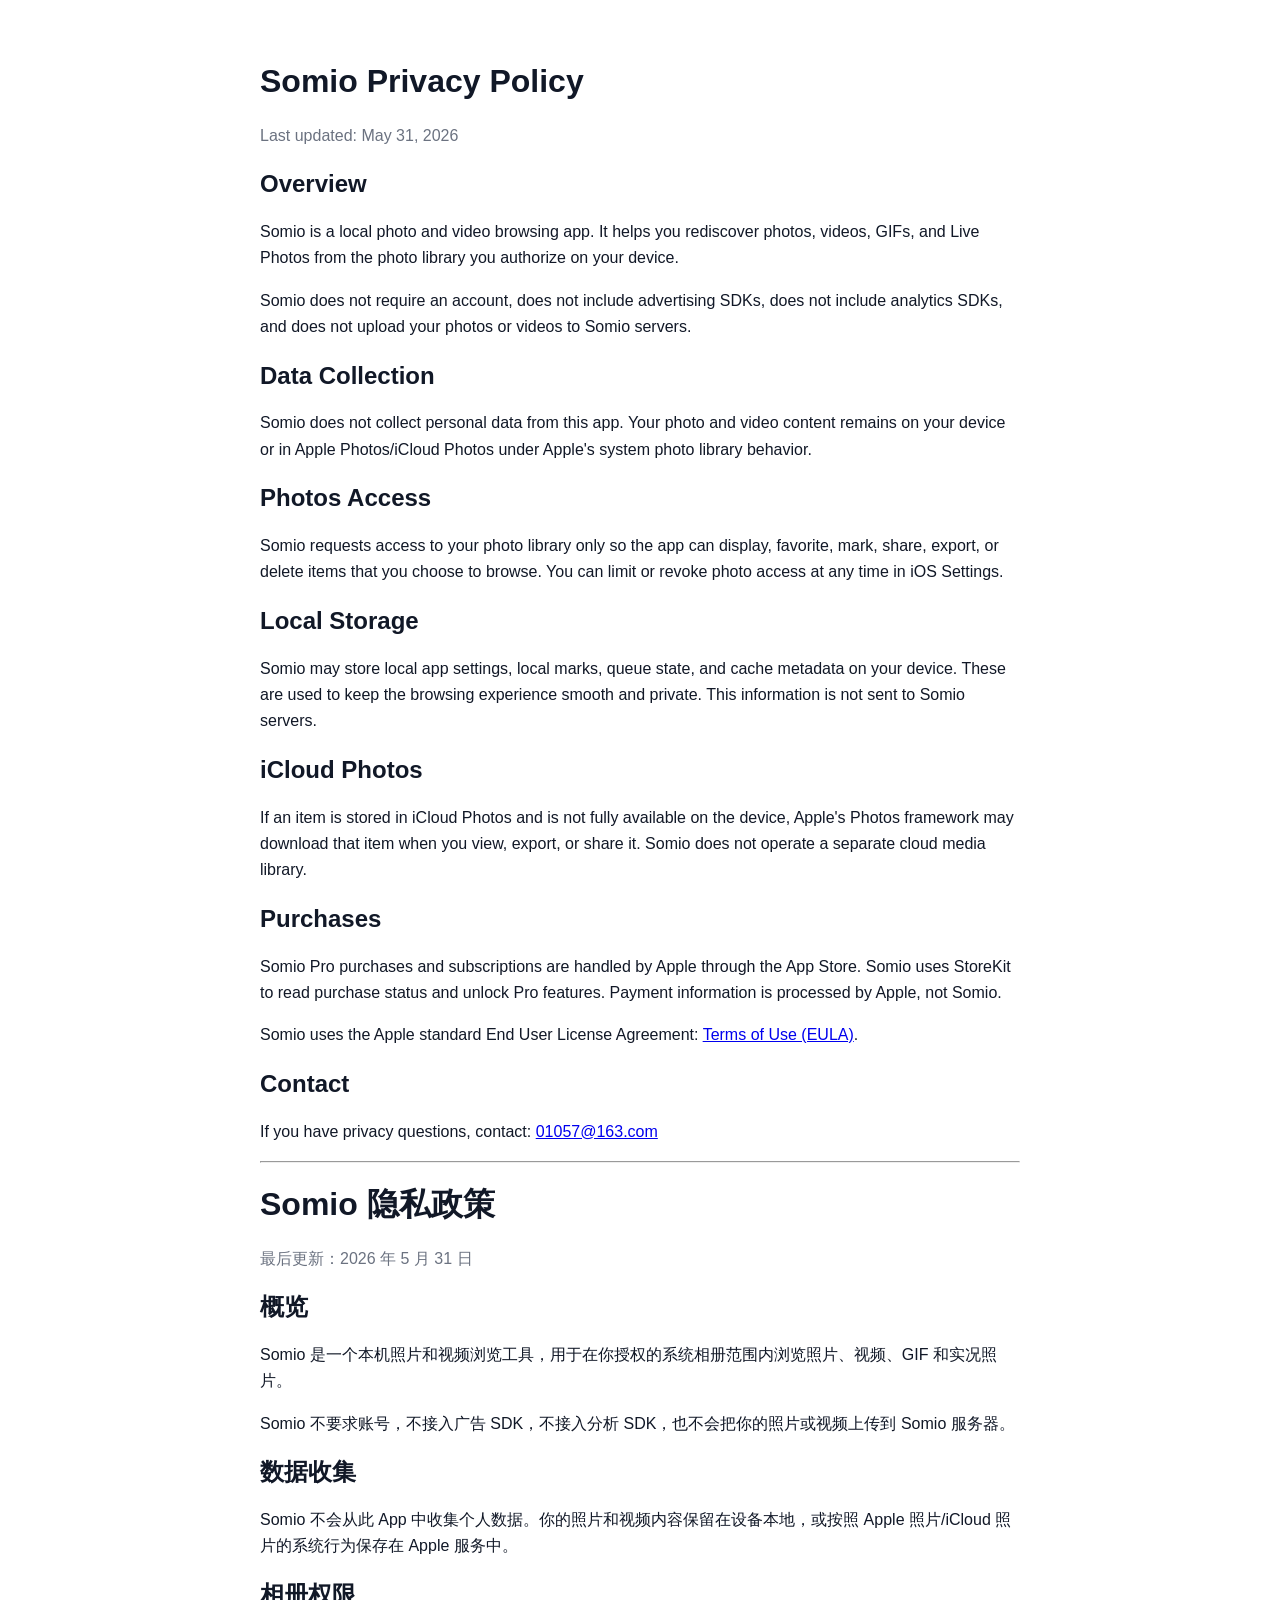
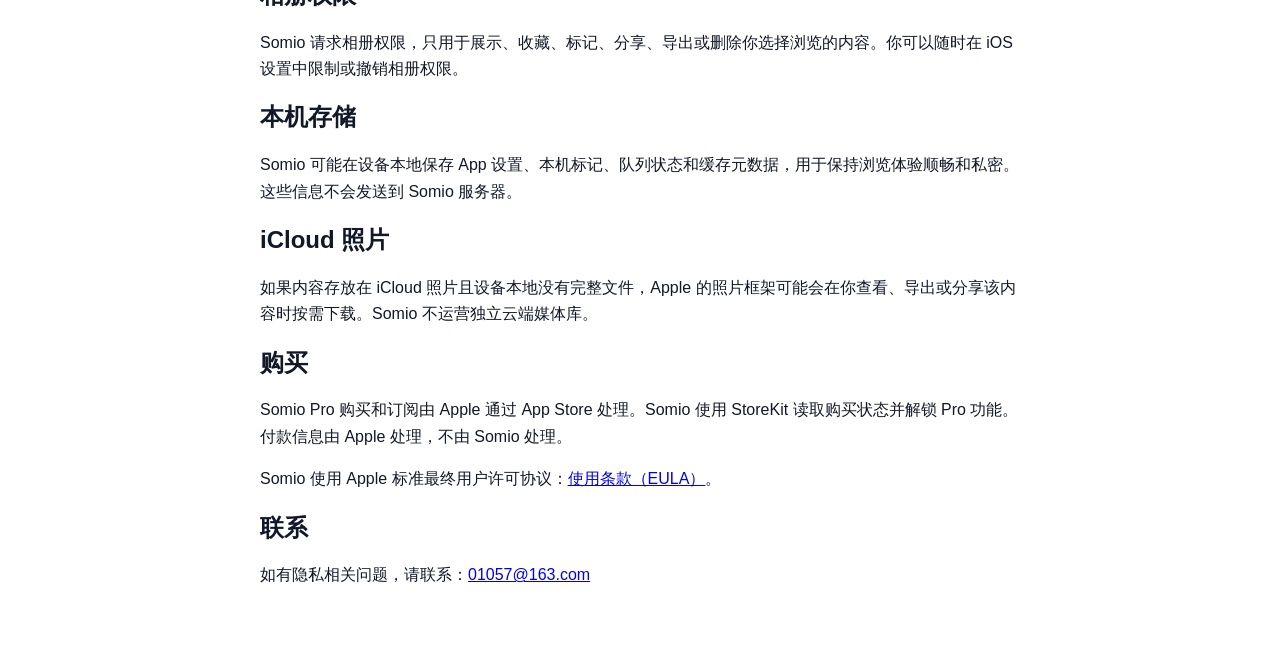
<file: privacy.html>
<!doctype html>
<html lang="zh-CN">
<head>
  <meta charset="utf-8">
  <meta name="viewport" content="width=device-width, initial-scale=1">
  <title>Somio Privacy Policy</title>
  <style>
    body {
      font-family: -apple-system, BlinkMacSystemFont, "Segoe UI", sans-serif;
      line-height: 1.65;
      max-width: 760px;
      margin: 0 auto;
      padding: 40px 20px;
      color: #111827;
      background: #ffffff;
    }
    h1, h2 { line-height: 1.25; }
    .muted { color: #6b7280; }
  </style>
</head>
<body>
  <h1>Somio Privacy Policy</h1>
  <p class="muted">Last updated: May 31, 2026</p>

  <h2>Overview</h2>
  <p>Somio is a local photo and video browsing app. It helps you rediscover photos, videos, GIFs, and Live Photos from the photo library you authorize on your device.</p>
  <p>Somio does not require an account, does not include advertising SDKs, does not include analytics SDKs, and does not upload your photos or videos to Somio servers.</p>

  <h2>Data Collection</h2>
  <p>Somio does not collect personal data from this app. Your photo and video content remains on your device or in Apple Photos/iCloud Photos under Apple's system photo library behavior.</p>

  <h2>Photos Access</h2>
  <p>Somio requests access to your photo library only so the app can display, favorite, mark, share, export, or delete items that you choose to browse. You can limit or revoke photo access at any time in iOS Settings.</p>

  <h2>Local Storage</h2>
  <p>Somio may store local app settings, local marks, queue state, and cache metadata on your device. These are used to keep the browsing experience smooth and private. This information is not sent to Somio servers.</p>

  <h2>iCloud Photos</h2>
  <p>If an item is stored in iCloud Photos and is not fully available on the device, Apple's Photos framework may download that item when you view, export, or share it. Somio does not operate a separate cloud media library.</p>

  <h2>Purchases</h2>
  <p>Somio Pro purchases and subscriptions are handled by Apple through the App Store. Somio uses StoreKit to read purchase status and unlock Pro features. Payment information is processed by Apple, not Somio.</p>
  <p>Somio uses the Apple standard End User License Agreement: <a href="https://www.apple.com/legal/internet-services/itunes/dev/stdeula/">Terms of Use (EULA)</a>.</p>

  <h2>Contact</h2>
  <p>If you have privacy questions, contact: <a href="mailto:01057@163.com">01057@163.com</a></p>

  <hr>

  <h1>Somio 隐私政策</h1>
  <p class="muted">最后更新：2026 年 5 月 31 日</p>

  <h2>概览</h2>
  <p>Somio 是一个本机照片和视频浏览工具，用于在你授权的系统相册范围内浏览照片、视频、GIF 和实况照片。</p>
  <p>Somio 不要求账号，不接入广告 SDK，不接入分析 SDK，也不会把你的照片或视频上传到 Somio 服务器。</p>

  <h2>数据收集</h2>
  <p>Somio 不会从此 App 中收集个人数据。你的照片和视频内容保留在设备本地，或按照 Apple 照片/iCloud 照片的系统行为保存在 Apple 服务中。</p>

  <h2>相册权限</h2>
  <p>Somio 请求相册权限，只用于展示、收藏、标记、分享、导出或删除你选择浏览的内容。你可以随时在 iOS 设置中限制或撤销相册权限。</p>

  <h2>本机存储</h2>
  <p>Somio 可能在设备本地保存 App 设置、本机标记、队列状态和缓存元数据，用于保持浏览体验顺畅和私密。这些信息不会发送到 Somio 服务器。</p>

  <h2>iCloud 照片</h2>
  <p>如果内容存放在 iCloud 照片且设备本地没有完整文件，Apple 的照片框架可能会在你查看、导出或分享该内容时按需下载。Somio 不运营独立云端媒体库。</p>

  <h2>购买</h2>
  <p>Somio Pro 购买和订阅由 Apple 通过 App Store 处理。Somio 使用 StoreKit 读取购买状态并解锁 Pro 功能。付款信息由 Apple 处理，不由 Somio 处理。</p>
  <p>Somio 使用 Apple 标准最终用户许可协议：<a href="https://www.apple.com/legal/internet-services/itunes/dev/stdeula/">使用条款（EULA）</a>。</p>

  <h2>联系</h2>
  <p>如有隐私相关问题，请联系：<a href="mailto:01057@163.com">01057@163.com</a></p>
</body>
</html>
</file>
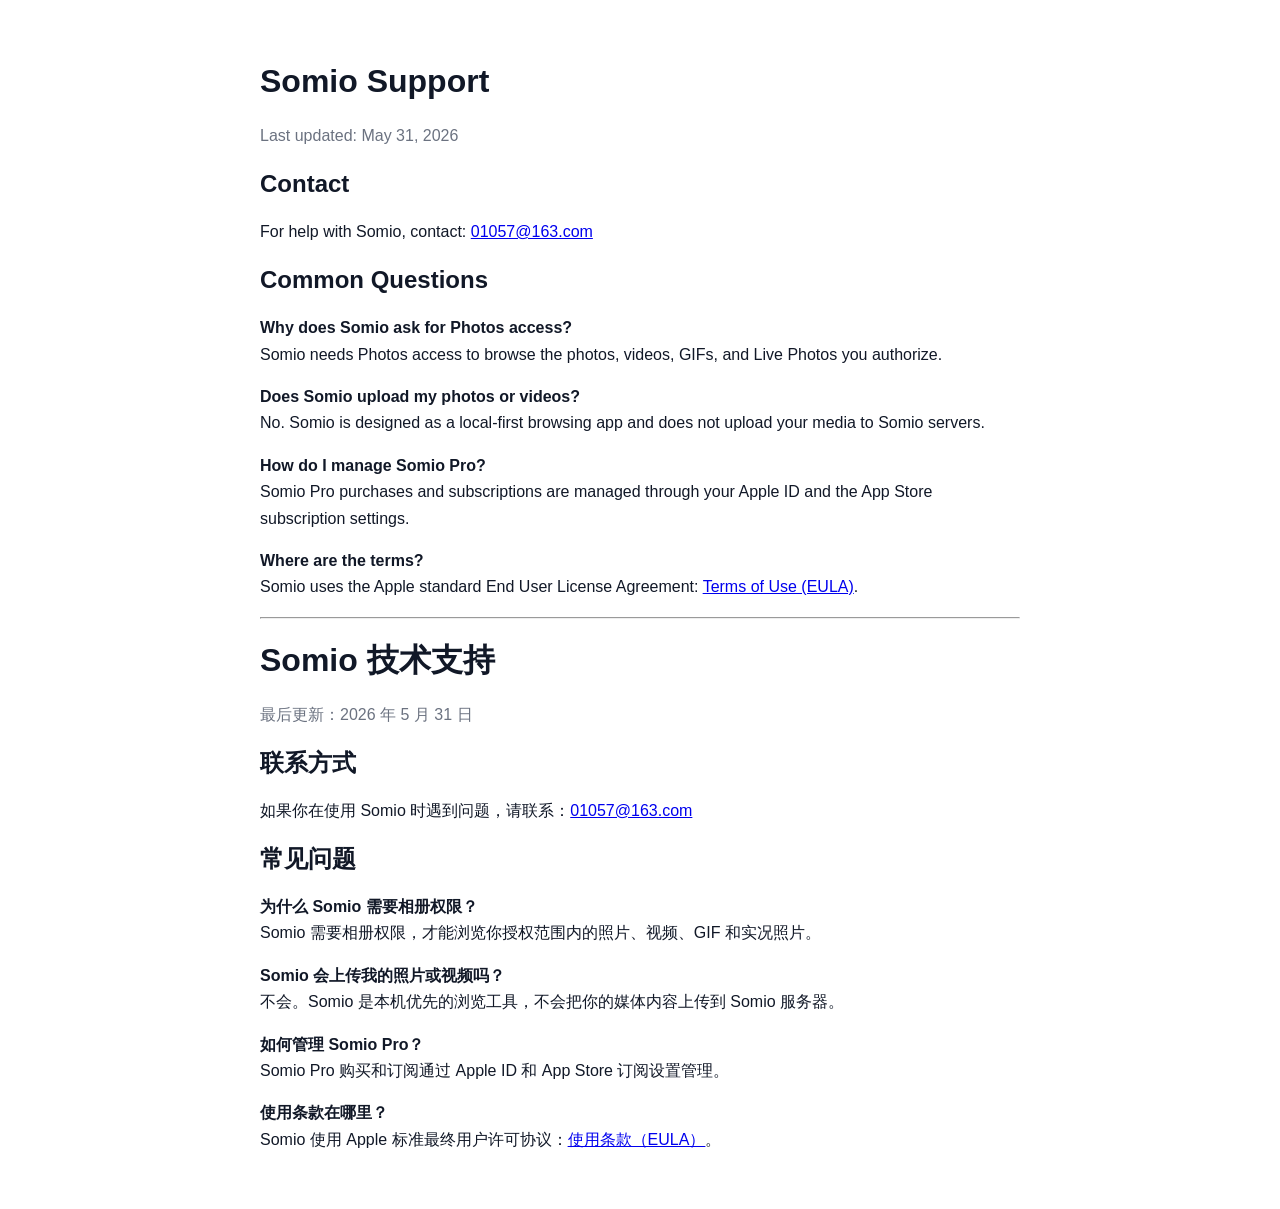
<file: support.html>
<!doctype html>
<html lang="zh-CN">
<head>
  <meta charset="utf-8">
  <meta name="viewport" content="width=device-width, initial-scale=1">
  <title>Somio Support</title>
  <style>
    body {
      font-family: -apple-system, BlinkMacSystemFont, "Segoe UI", sans-serif;
      line-height: 1.65;
      max-width: 760px;
      margin: 0 auto;
      padding: 40px 20px;
      color: #111827;
      background: #ffffff;
    }
    h1, h2 { line-height: 1.25; }
    .muted { color: #6b7280; }
  </style>
</head>
<body>
  <h1>Somio Support</h1>
  <p class="muted">Last updated: May 31, 2026</p>

  <h2>Contact</h2>
  <p>For help with Somio, contact: <a href="mailto:01057@163.com">01057@163.com</a></p>

  <h2>Common Questions</h2>
  <p><strong>Why does Somio ask for Photos access?</strong><br>Somio needs Photos access to browse the photos, videos, GIFs, and Live Photos you authorize.</p>
  <p><strong>Does Somio upload my photos or videos?</strong><br>No. Somio is designed as a local-first browsing app and does not upload your media to Somio servers.</p>
  <p><strong>How do I manage Somio Pro?</strong><br>Somio Pro purchases and subscriptions are managed through your Apple ID and the App Store subscription settings.</p>
  <p><strong>Where are the terms?</strong><br>Somio uses the Apple standard End User License Agreement: <a href="https://www.apple.com/legal/internet-services/itunes/dev/stdeula/">Terms of Use (EULA)</a>.</p>

  <hr>

  <h1>Somio 技术支持</h1>
  <p class="muted">最后更新：2026 年 5 月 31 日</p>

  <h2>联系方式</h2>
  <p>如果你在使用 Somio 时遇到问题，请联系：<a href="mailto:01057@163.com">01057@163.com</a></p>

  <h2>常见问题</h2>
  <p><strong>为什么 Somio 需要相册权限？</strong><br>Somio 需要相册权限，才能浏览你授权范围内的照片、视频、GIF 和实况照片。</p>
  <p><strong>Somio 会上传我的照片或视频吗？</strong><br>不会。Somio 是本机优先的浏览工具，不会把你的媒体内容上传到 Somio 服务器。</p>
  <p><strong>如何管理 Somio Pro？</strong><br>Somio Pro 购买和订阅通过 Apple ID 和 App Store 订阅设置管理。</p>
  <p><strong>使用条款在哪里？</strong><br>Somio 使用 Apple 标准最终用户许可协议：<a href="https://www.apple.com/legal/internet-services/itunes/dev/stdeula/">使用条款（EULA）</a>。</p>
</body>
</html>
</file>
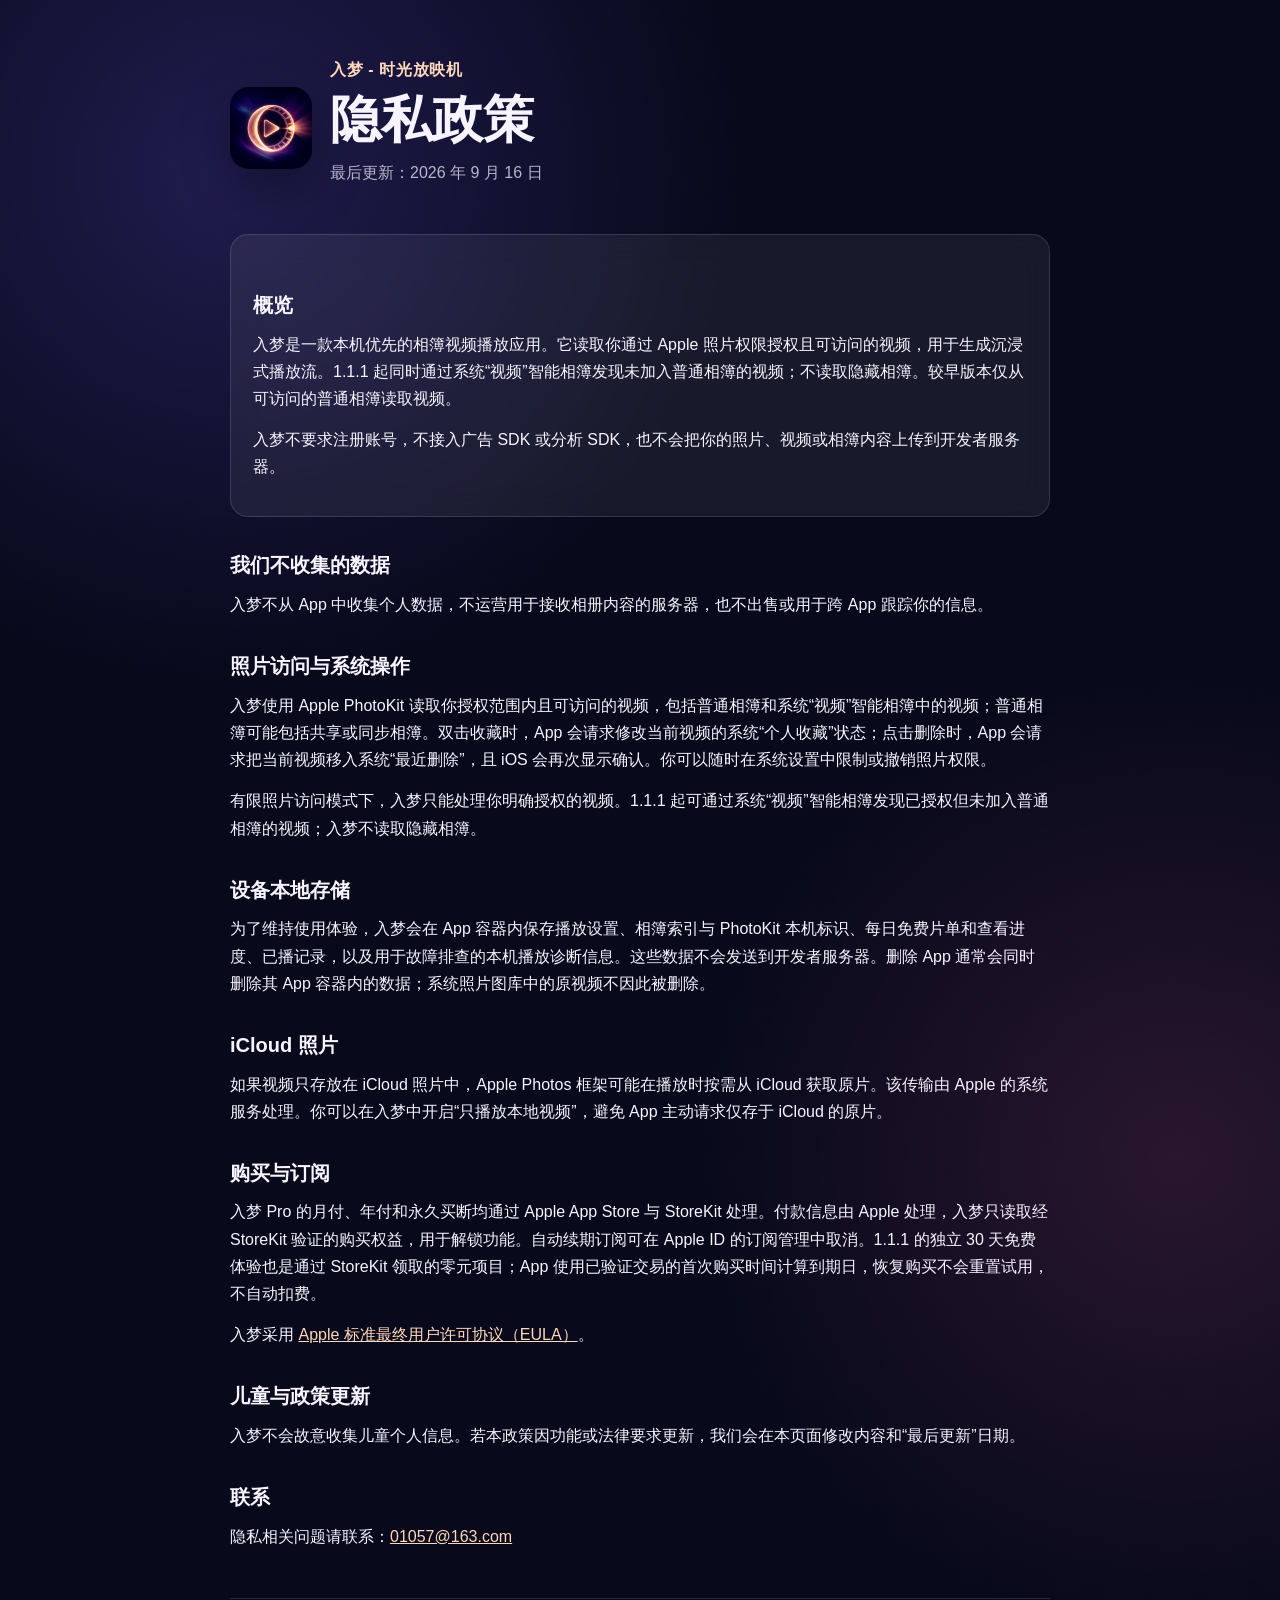
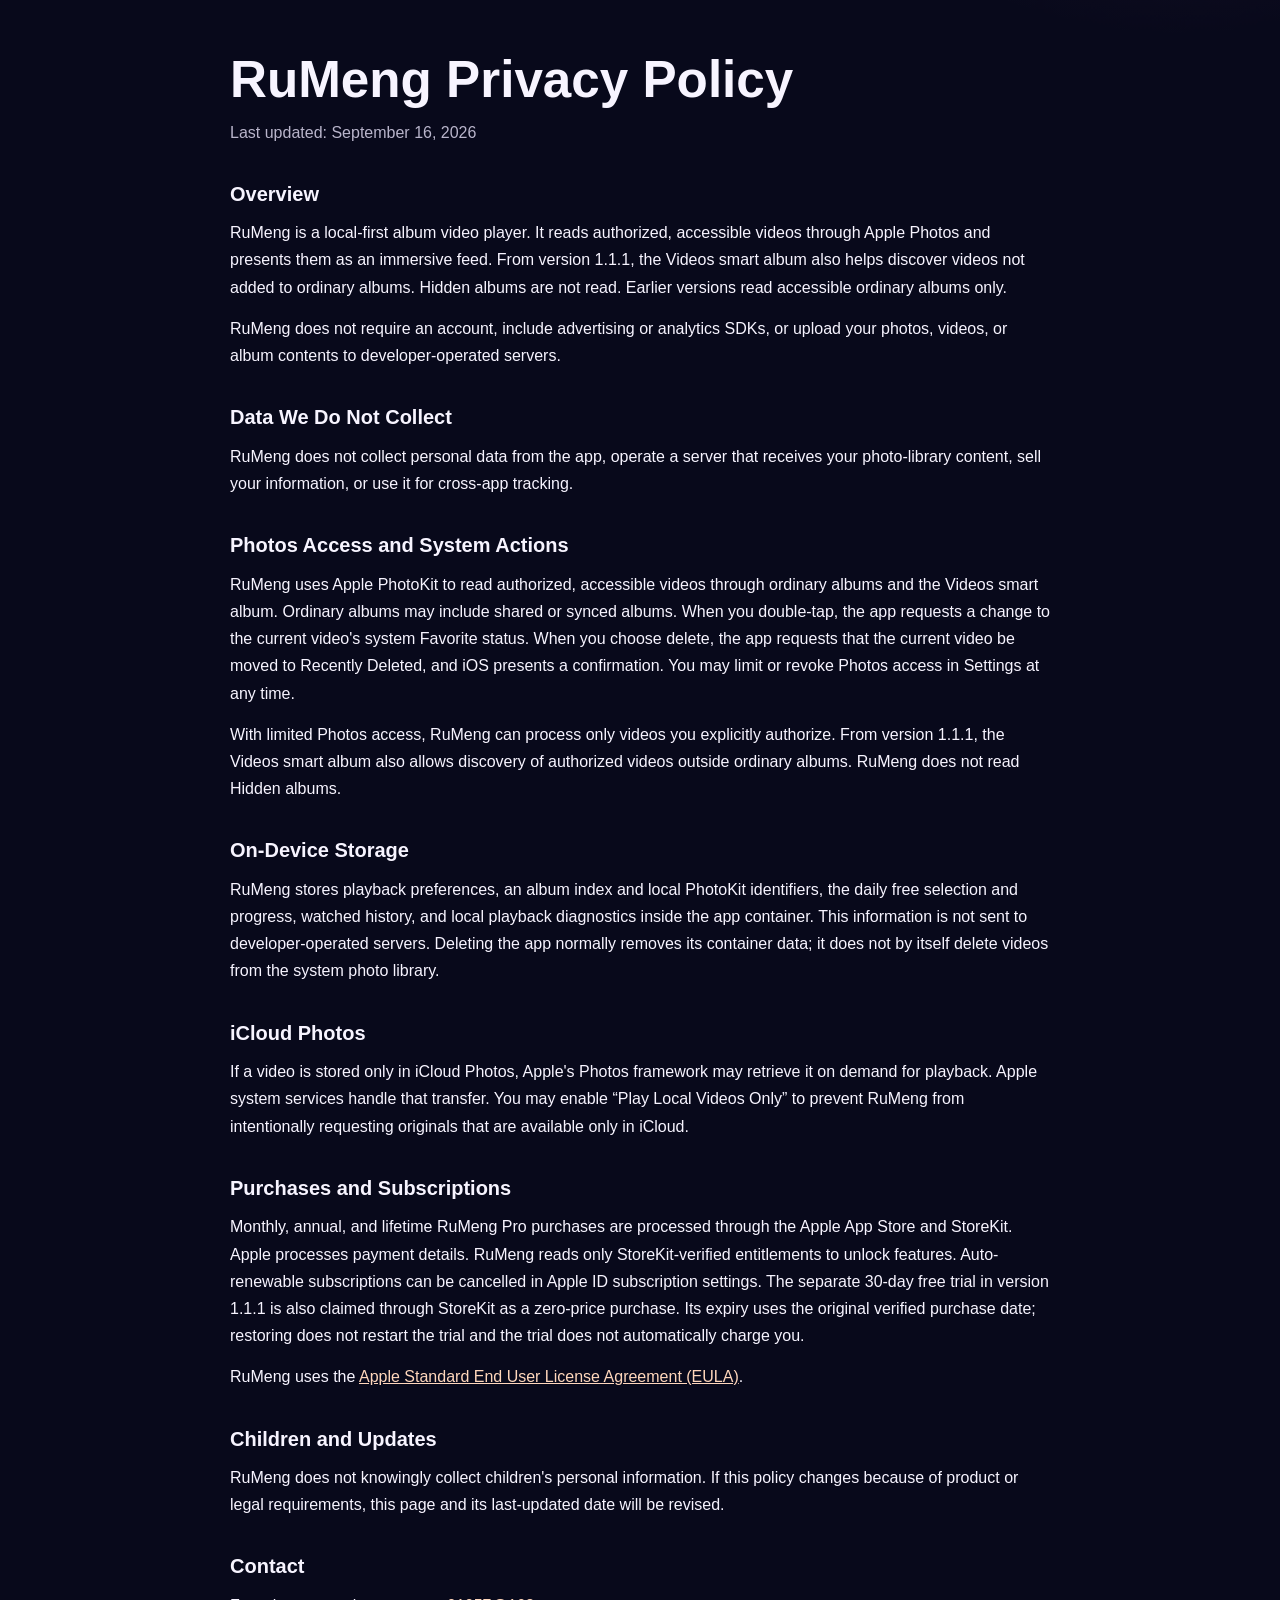
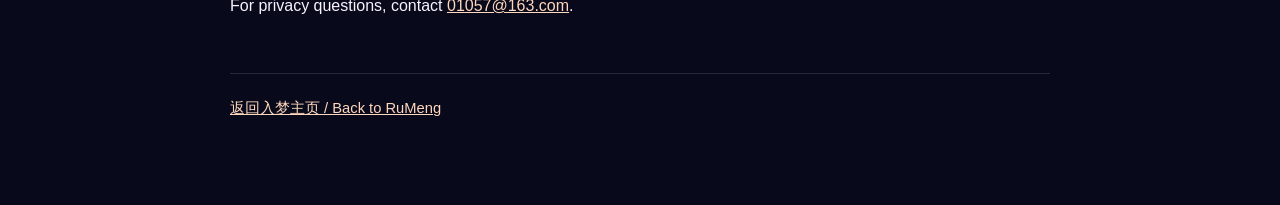
<file: rumeng/privacy.html>
<!doctype html>
<html lang="zh-CN">
<head>
  <meta charset="utf-8">
  <meta name="viewport" content="width=device-width, initial-scale=1">
  <meta name="description" content="入梦 - 时光放映机隐私政策。">
  <title>入梦隐私政策 · RuMeng Privacy Policy</title>
  <link rel="stylesheet" href="./styles.css">
</head>
<body>
<main>
  <header class="brand">
    <img src="./app-icon.png" alt="入梦 App 图标" width="82" height="82">
    <div>
      <p class="eyebrow">入梦 - 时光放映机</p>
      <h1>隐私政策</h1>
      <p class="muted">最后更新：2026 年 9 月 16 日</p>
    </div>
  </header>

  <section class="card">
    <h2>概览</h2>
    <p>入梦是一款本机优先的相簿视频播放应用。它读取你通过 Apple 照片权限授权且可访问的视频，用于生成沉浸式播放流。1.1.1 起同时通过系统“视频”智能相簿发现未加入普通相簿的视频；不读取隐藏相簿。较早版本仅从可访问的普通相簿读取视频。</p>
    <p>入梦不要求注册账号，不接入广告 SDK 或分析 SDK，也不会把你的照片、视频或相簿内容上传到开发者服务器。</p>
  </section>

  <h2>我们不收集的数据</h2>
  <p>入梦不从 App 中收集个人数据，不运营用于接收相册内容的服务器，也不出售或用于跨 App 跟踪你的信息。</p>

  <h2>照片访问与系统操作</h2>
  <p>入梦使用 Apple PhotoKit 读取你授权范围内且可访问的视频，包括普通相簿和系统“视频”智能相簿中的视频；普通相簿可能包括共享或同步相簿。双击收藏时，App 会请求修改当前视频的系统“个人收藏”状态；点击删除时，App 会请求把当前视频移入系统“最近删除”，且 iOS 会再次显示确认。你可以随时在系统设置中限制或撤销照片权限。</p>
  <p>有限照片访问模式下，入梦只能处理你明确授权的视频。1.1.1 起可通过系统“视频”智能相簿发现已授权但未加入普通相簿的视频；入梦不读取隐藏相簿。</p>

  <h2>设备本地存储</h2>
  <p>为了维持使用体验，入梦会在 App 容器内保存播放设置、相簿索引与 PhotoKit 本机标识、每日免费片单和查看进度、已播记录，以及用于故障排查的本机播放诊断信息。这些数据不会发送到开发者服务器。删除 App 通常会同时删除其 App 容器内的数据；系统照片图库中的原视频不因此被删除。</p>

  <h2>iCloud 照片</h2>
  <p>如果视频只存放在 iCloud 照片中，Apple Photos 框架可能在播放时按需从 iCloud 获取原片。该传输由 Apple 的系统服务处理。你可以在入梦中开启“只播放本地视频”，避免 App 主动请求仅存于 iCloud 的原片。</p>

  <h2>购买与订阅</h2>
  <p>入梦 Pro 的月付、年付和永久买断均通过 Apple App Store 与 StoreKit 处理。付款信息由 Apple 处理，入梦只读取经 StoreKit 验证的购买权益，用于解锁功能。自动续期订阅可在 Apple ID 的订阅管理中取消。1.1.1 的独立 30 天免费体验也是通过 StoreKit 领取的零元项目；App 使用已验证交易的首次购买时间计算到期日，恢复购买不会重置试用，不自动扣费。</p>
  <p>入梦采用 <a href="https://www.apple.com/legal/internet-services/itunes/dev/stdeula/">Apple 标准最终用户许可协议（EULA）</a>。</p>

  <h2>儿童与政策更新</h2>
  <p>入梦不会故意收集儿童个人信息。若本政策因功能或法律要求更新，我们会在本页面修改内容和“最后更新”日期。</p>

  <h2>联系</h2>
  <p>隐私相关问题请联系：<a href="mailto:01057@163.com">01057@163.com</a></p>

  <hr>

  <h1>RuMeng Privacy Policy</h1>
  <p class="muted">Last updated: September 16, 2026</p>

  <h2>Overview</h2>
  <p>RuMeng is a local-first album video player. It reads authorized, accessible videos through Apple Photos and presents them as an immersive feed. From version 1.1.1, the Videos smart album also helps discover videos not added to ordinary albums. Hidden albums are not read. Earlier versions read accessible ordinary albums only.</p>
  <p>RuMeng does not require an account, include advertising or analytics SDKs, or upload your photos, videos, or album contents to developer-operated servers.</p>

  <h2>Data We Do Not Collect</h2>
  <p>RuMeng does not collect personal data from the app, operate a server that receives your photo-library content, sell your information, or use it for cross-app tracking.</p>

  <h2>Photos Access and System Actions</h2>
  <p>RuMeng uses Apple PhotoKit to read authorized, accessible videos through ordinary albums and the Videos smart album. Ordinary albums may include shared or synced albums. When you double-tap, the app requests a change to the current video's system Favorite status. When you choose delete, the app requests that the current video be moved to Recently Deleted, and iOS presents a confirmation. You may limit or revoke Photos access in Settings at any time.</p>
  <p>With limited Photos access, RuMeng can process only videos you explicitly authorize. From version 1.1.1, the Videos smart album also allows discovery of authorized videos outside ordinary albums. RuMeng does not read Hidden albums.</p>

  <h2>On-Device Storage</h2>
  <p>RuMeng stores playback preferences, an album index and local PhotoKit identifiers, the daily free selection and progress, watched history, and local playback diagnostics inside the app container. This information is not sent to developer-operated servers. Deleting the app normally removes its container data; it does not by itself delete videos from the system photo library.</p>

  <h2>iCloud Photos</h2>
  <p>If a video is stored only in iCloud Photos, Apple's Photos framework may retrieve it on demand for playback. Apple system services handle that transfer. You may enable “Play Local Videos Only” to prevent RuMeng from intentionally requesting originals that are available only in iCloud.</p>

  <h2>Purchases and Subscriptions</h2>
  <p>Monthly, annual, and lifetime RuMeng Pro purchases are processed through the Apple App Store and StoreKit. Apple processes payment details. RuMeng reads only StoreKit-verified entitlements to unlock features. Auto-renewable subscriptions can be cancelled in Apple ID subscription settings. The separate 30-day free trial in version 1.1.1 is also claimed through StoreKit as a zero-price purchase. Its expiry uses the original verified purchase date; restoring does not restart the trial and the trial does not automatically charge you.</p>
  <p>RuMeng uses the <a href="https://www.apple.com/legal/internet-services/itunes/dev/stdeula/">Apple Standard End User License Agreement (EULA)</a>.</p>

  <h2>Children and Updates</h2>
  <p>RuMeng does not knowingly collect children's personal information. If this policy changes because of product or legal requirements, this page and its last-updated date will be revised.</p>

  <h2>Contact</h2>
  <p>For privacy questions, contact <a href="mailto:01057@163.com">01057@163.com</a>.</p>

  <footer>
    <a href="./">返回入梦主页 / Back to RuMeng</a>
  </footer>
</main>
</body>
</html>
</file>
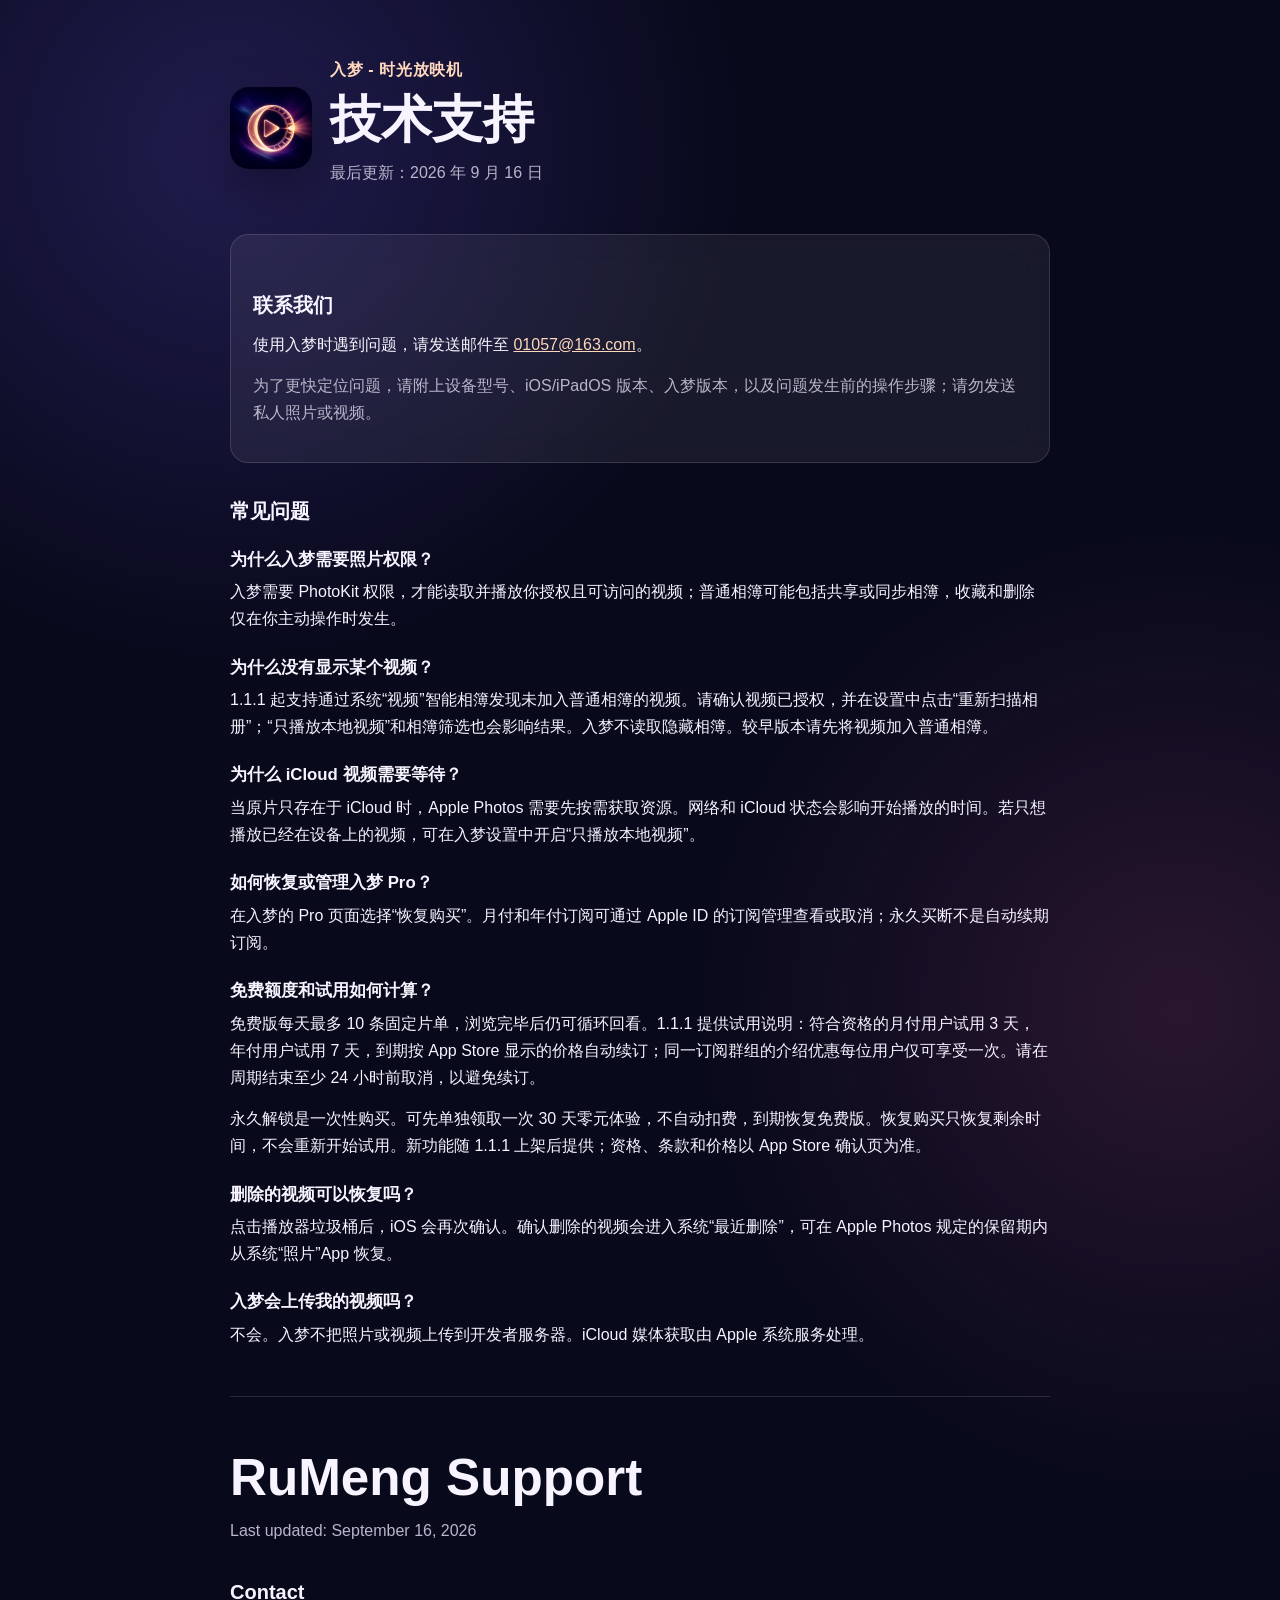
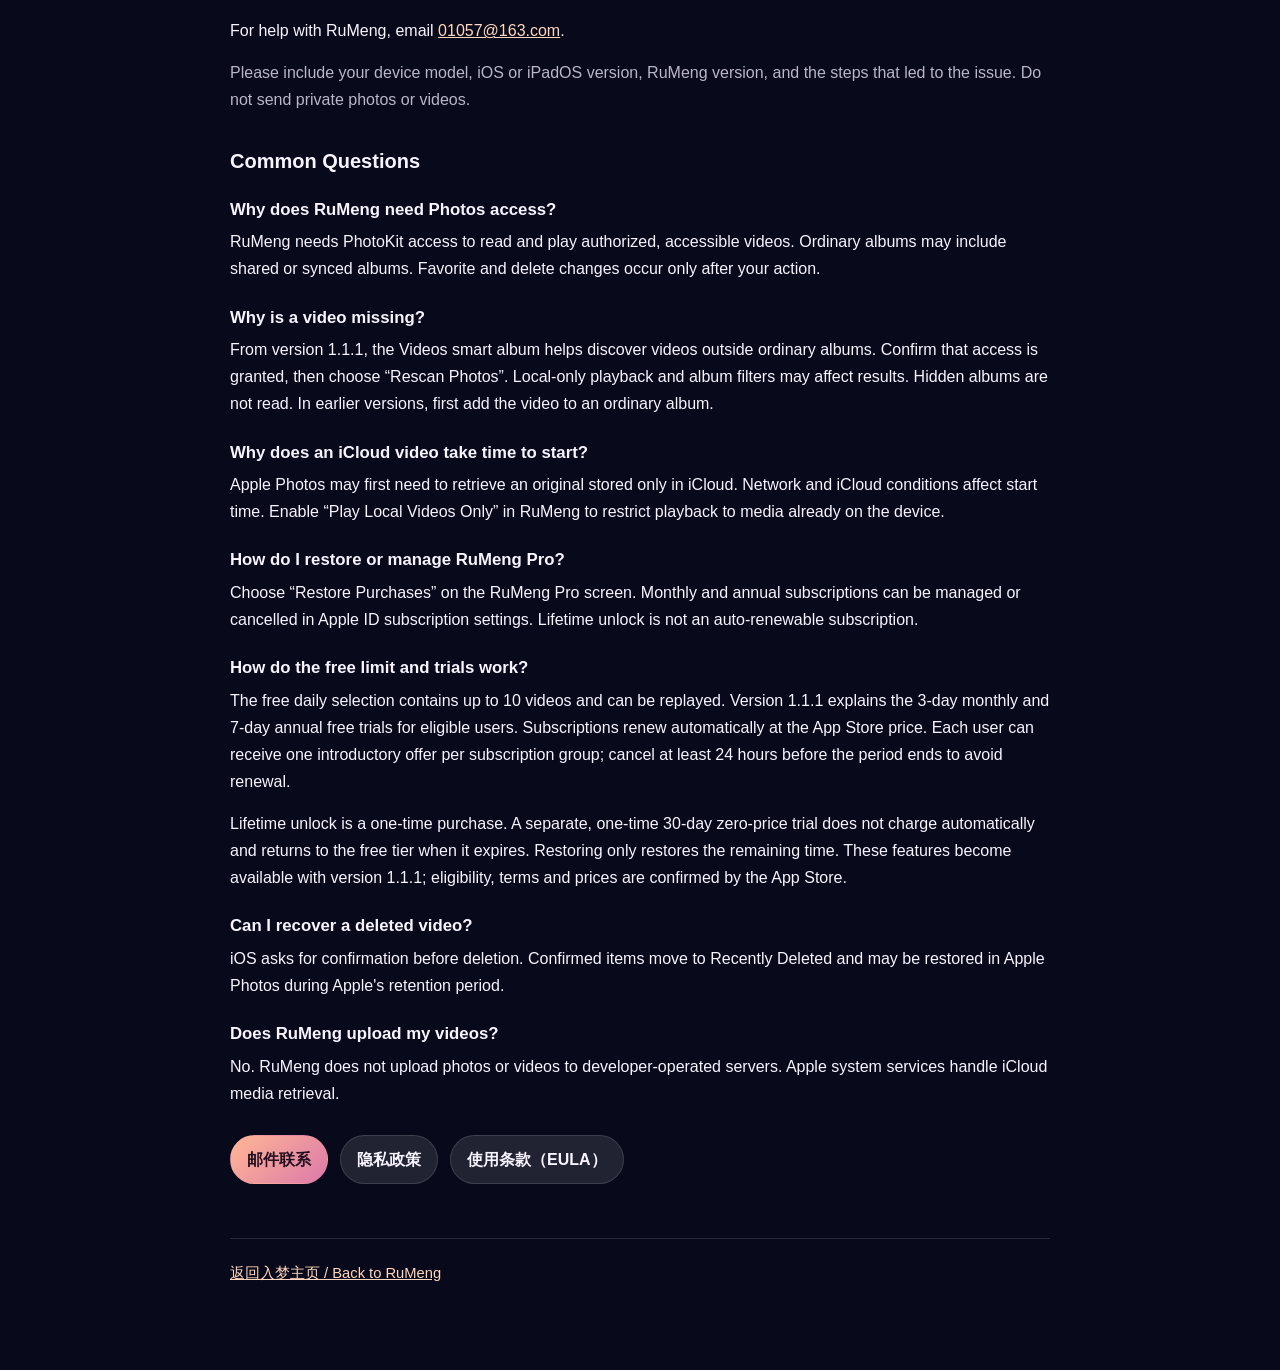
<file: rumeng/support.html>
<!doctype html>
<html lang="zh-CN">
<head>
  <meta charset="utf-8">
  <meta name="viewport" content="width=device-width, initial-scale=1">
  <meta name="description" content="入梦 - 时光放映机技术支持。">
  <title>入梦技术支持 · RuMeng Support</title>
  <link rel="stylesheet" href="./styles.css">
</head>
<body>
<main>
  <header class="brand">
    <img src="./app-icon.png" alt="入梦 App 图标" width="82" height="82">
    <div>
      <p class="eyebrow">入梦 - 时光放映机</p>
      <h1>技术支持</h1>
      <p class="muted">最后更新：2026 年 9 月 16 日</p>
    </div>
  </header>

  <section class="card">
    <h2>联系我们</h2>
    <p>使用入梦时遇到问题，请发送邮件至 <a href="mailto:01057@163.com">01057@163.com</a>。</p>
    <p class="muted">为了更快定位问题，请附上设备型号、iOS/iPadOS 版本、入梦版本，以及问题发生前的操作步骤；请勿发送私人照片或视频。</p>
  </section>

  <h2>常见问题</h2>

  <h3>为什么入梦需要照片权限？</h3>
  <p>入梦需要 PhotoKit 权限，才能读取并播放你授权且可访问的视频；普通相簿可能包括共享或同步相簿，收藏和删除仅在你主动操作时发生。</p>

  <h3>为什么没有显示某个视频？</h3>
  <p>1.1.1 起支持通过系统“视频”智能相簿发现未加入普通相簿的视频。请确认视频已授权，并在设置中点击“重新扫描相册”；“只播放本地视频”和相簿筛选也会影响结果。入梦不读取隐藏相簿。较早版本请先将视频加入普通相簿。</p>

  <h3>为什么 iCloud 视频需要等待？</h3>
  <p>当原片只存在于 iCloud 时，Apple Photos 需要先按需获取资源。网络和 iCloud 状态会影响开始播放的时间。若只想播放已经在设备上的视频，可在入梦设置中开启“只播放本地视频”。</p>

  <h3>如何恢复或管理入梦 Pro？</h3>
  <p>在入梦的 Pro 页面选择“恢复购买”。月付和年付订阅可通过 Apple ID 的订阅管理查看或取消；永久买断不是自动续期订阅。</p>

  <h3>免费额度和试用如何计算？</h3>
  <p>免费版每天最多 10 条固定片单，浏览完毕后仍可循环回看。1.1.1 提供试用说明：符合资格的月付用户试用 3 天，年付用户试用 7 天，到期按 App Store 显示的价格自动续订；同一订阅群组的介绍优惠每位用户仅可享受一次。请在周期结束至少 24 小时前取消，以避免续订。</p>
  <p>永久解锁是一次性购买。可先单独领取一次 30 天零元体验，不自动扣费，到期恢复免费版。恢复购买只恢复剩余时间，不会重新开始试用。新功能随 1.1.1 上架后提供；资格、条款和价格以 App Store 确认页为准。</p>

  <h3>删除的视频可以恢复吗？</h3>
  <p>点击播放器垃圾桶后，iOS 会再次确认。确认删除的视频会进入系统“最近删除”，可在 Apple Photos 规定的保留期内从系统“照片”App 恢复。</p>

  <h3>入梦会上传我的视频吗？</h3>
  <p>不会。入梦不把照片或视频上传到开发者服务器。iCloud 媒体获取由 Apple 系统服务处理。</p>

  <hr>

  <h1>RuMeng Support</h1>
  <p class="muted">Last updated: September 16, 2026</p>

  <h2>Contact</h2>
  <p>For help with RuMeng, email <a href="mailto:01057@163.com">01057@163.com</a>.</p>
  <p class="muted">Please include your device model, iOS or iPadOS version, RuMeng version, and the steps that led to the issue. Do not send private photos or videos.</p>

  <h2>Common Questions</h2>
  <h3>Why does RuMeng need Photos access?</h3>
  <p>RuMeng needs PhotoKit access to read and play authorized, accessible videos. Ordinary albums may include shared or synced albums. Favorite and delete changes occur only after your action.</p>

  <h3>Why is a video missing?</h3>
  <p>From version 1.1.1, the Videos smart album helps discover videos outside ordinary albums. Confirm that access is granted, then choose “Rescan Photos”. Local-only playback and album filters may affect results. Hidden albums are not read. In earlier versions, first add the video to an ordinary album.</p>

  <h3>Why does an iCloud video take time to start?</h3>
  <p>Apple Photos may first need to retrieve an original stored only in iCloud. Network and iCloud conditions affect start time. Enable “Play Local Videos Only” in RuMeng to restrict playback to media already on the device.</p>

  <h3>How do I restore or manage RuMeng Pro?</h3>
  <p>Choose “Restore Purchases” on the RuMeng Pro screen. Monthly and annual subscriptions can be managed or cancelled in Apple ID subscription settings. Lifetime unlock is not an auto-renewable subscription.</p>

  <h3>How do the free limit and trials work?</h3>
  <p>The free daily selection contains up to 10 videos and can be replayed. Version 1.1.1 explains the 3-day monthly and 7-day annual free trials for eligible users. Subscriptions renew automatically at the App Store price. Each user can receive one introductory offer per subscription group; cancel at least 24 hours before the period ends to avoid renewal.</p>
  <p>Lifetime unlock is a one-time purchase. A separate, one-time 30-day zero-price trial does not charge automatically and returns to the free tier when it expires. Restoring only restores the remaining time. These features become available with version 1.1.1; eligibility, terms and prices are confirmed by the App Store.</p>

  <h3>Can I recover a deleted video?</h3>
  <p>iOS asks for confirmation before deletion. Confirmed items move to Recently Deleted and may be restored in Apple Photos during Apple's retention period.</p>

  <h3>Does RuMeng upload my videos?</h3>
  <p>No. RuMeng does not upload photos or videos to developer-operated servers. Apple system services handle iCloud media retrieval.</p>

  <nav aria-label="相关链接">
    <a class="button primary" href="mailto:01057@163.com">邮件联系</a>
    <a class="button" href="./privacy.html">隐私政策</a>
    <a class="button" href="https://www.apple.com/legal/internet-services/itunes/dev/stdeula/">使用条款（EULA）</a>
  </nav>

  <footer>
    <a href="./">返回入梦主页 / Back to RuMeng</a>
  </footer>
</main>
</body>
</html>
</file>
<file: rumeng/styles.css>
:root {
  color-scheme: dark;
  --background: #08091b;
  --surface: rgba(255, 255, 255, 0.065);
  --surface-strong: rgba(255, 255, 255, 0.1);
  --text: #f7f4ff;
  --muted: #b9b5cb;
  --accent: #ffb696;
  --accent-strong: #ffd7bc;
  --line: rgba(255, 255, 255, 0.13);
}

* { box-sizing: border-box; }

html { background: var(--background); }

body {
  margin: 0;
  min-height: 100vh;
  font-family: -apple-system, BlinkMacSystemFont, "SF Pro Text", "Segoe UI", sans-serif;
  color: var(--text);
  background:
    radial-gradient(circle at 18% 5%, rgba(88, 71, 196, 0.3), transparent 32rem),
    radial-gradient(circle at 92% 34%, rgba(192, 83, 137, 0.18), transparent 30rem),
    var(--background);
  line-height: 1.7;
}

main {
  width: min(820px, calc(100% - 40px));
  margin: 0 auto;
  padding: 56px 0 84px;
}

.brand {
  display: flex;
  align-items: center;
  gap: 18px;
  margin-bottom: 34px;
}

.brand img {
  width: 82px;
  height: 82px;
  border-radius: 19px;
  box-shadow: 0 18px 48px rgba(0, 0, 0, 0.35);
}

h1, h2, h3 { line-height: 1.28; }
h1 { margin: 0 0 6px; font-size: clamp(2rem, 6vw, 3.2rem); }
h2 { margin: 36px 0 12px; font-size: 1.25rem; }
h3 { margin: 24px 0 8px; font-size: 1.05rem; }
p { margin: 0 0 14px; }

.eyebrow {
  margin: 0 0 4px;
  color: var(--accent-strong);
  font-weight: 700;
  letter-spacing: 0.04em;
}

.muted { color: var(--muted); }

.lead {
  max-width: 680px;
  color: #e8e4f4;
  font-size: 1.08rem;
}

.card {
  margin: 22px 0;
  padding: 22px;
  border: 1px solid var(--line);
  border-radius: 18px;
  background: var(--surface);
  backdrop-filter: blur(16px);
}

.grid {
  display: grid;
  grid-template-columns: repeat(auto-fit, minmax(220px, 1fr));
  gap: 14px;
  margin: 28px 0;
}

.grid .card { margin: 0; }
.grid h2 { margin-top: 0; }

nav {
  display: flex;
  flex-wrap: wrap;
  gap: 12px;
  margin-top: 28px;
}

a { color: var(--accent-strong); }

.button {
  display: inline-flex;
  min-height: 44px;
  align-items: center;
  padding: 10px 16px;
  border: 1px solid var(--line);
  border-radius: 999px;
  background: var(--surface-strong);
  color: var(--text);
  font-weight: 700;
  text-decoration: none;
}

.button.primary {
  border-color: transparent;
  background: linear-gradient(135deg, #ffb794, #dc79aa);
  color: #241020;
}

ul { padding-left: 1.25rem; }
li { margin-bottom: 8px; }

hr {
  margin: 48px 0;
  border: 0;
  border-top: 1px solid var(--line);
}

footer {
  margin-top: 54px;
  padding-top: 22px;
  border-top: 1px solid var(--line);
  color: var(--muted);
  font-size: 0.92rem;
}

@media (max-width: 560px) {
  main { width: min(100% - 28px, 820px); padding-top: 34px; }
  .brand { align-items: flex-start; }
  .brand img { width: 68px; height: 68px; border-radius: 16px; }
  .card { padding: 18px; }
}
</file>
